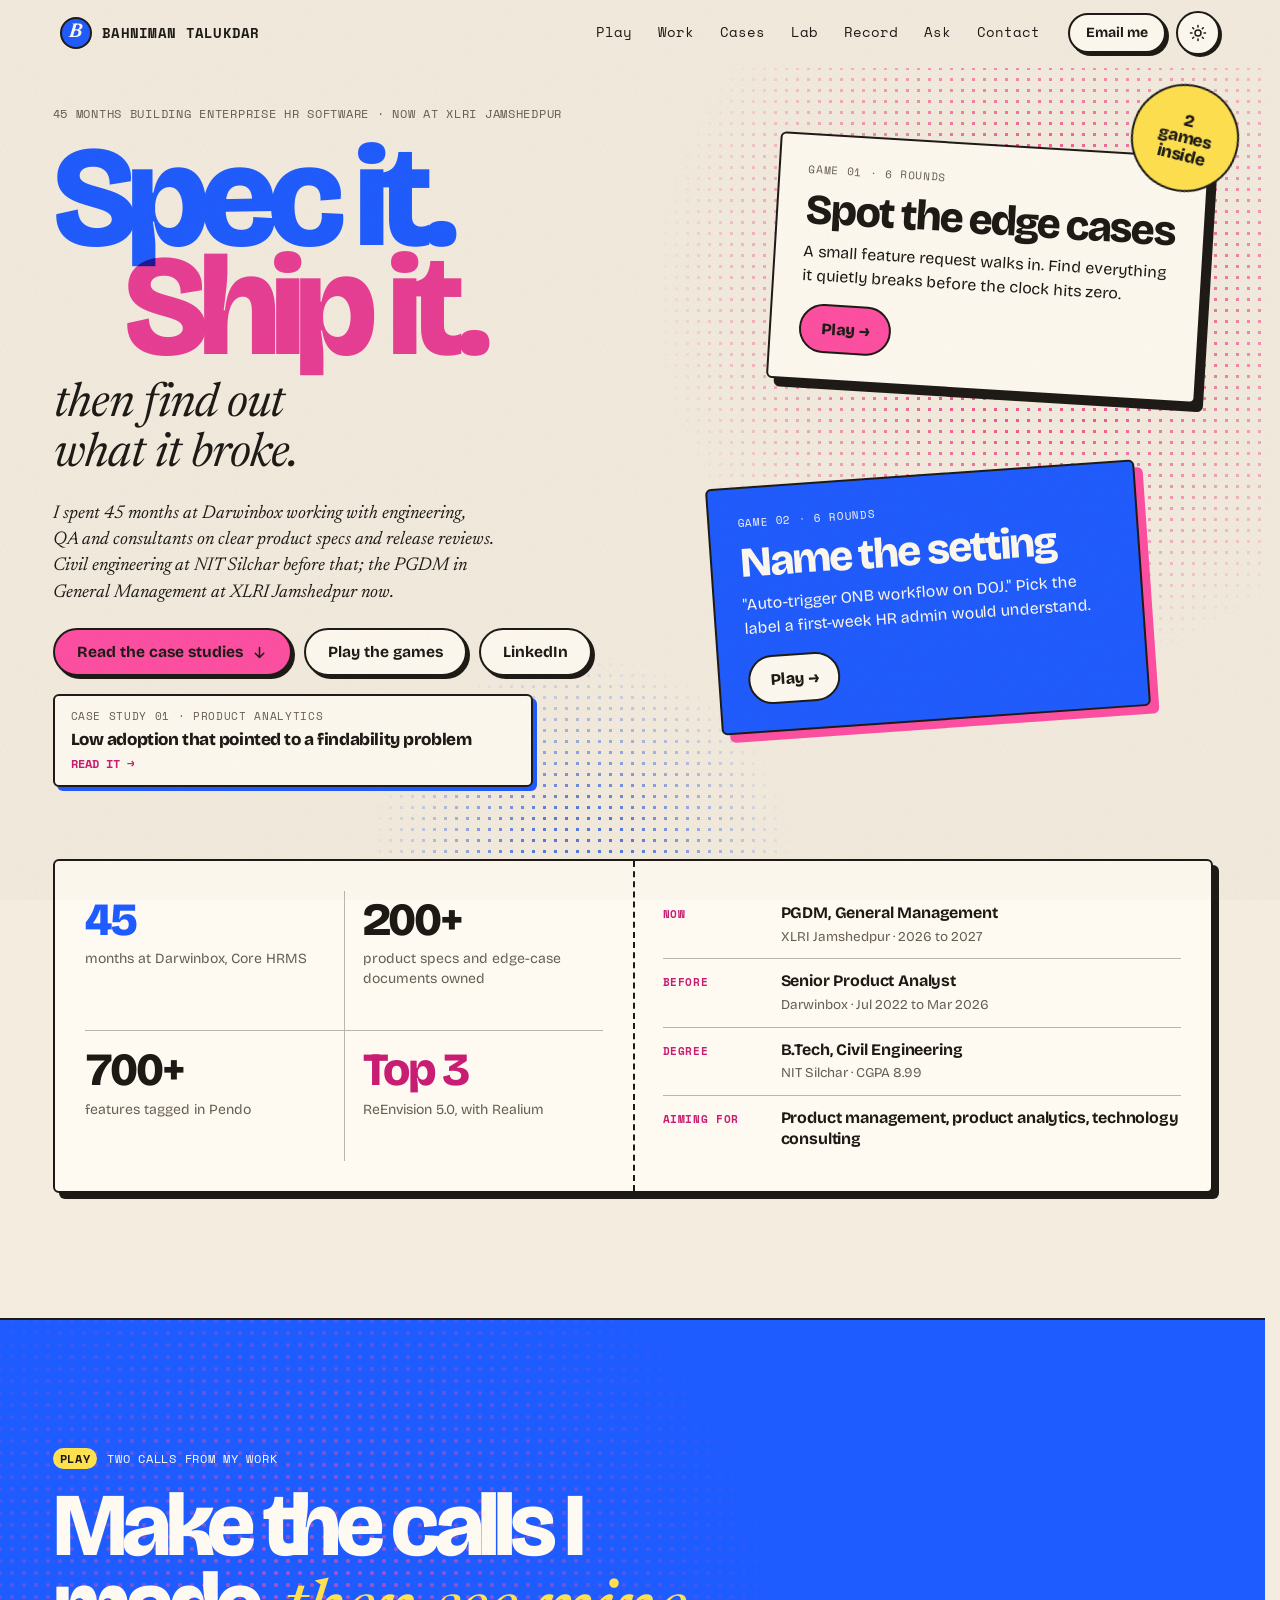
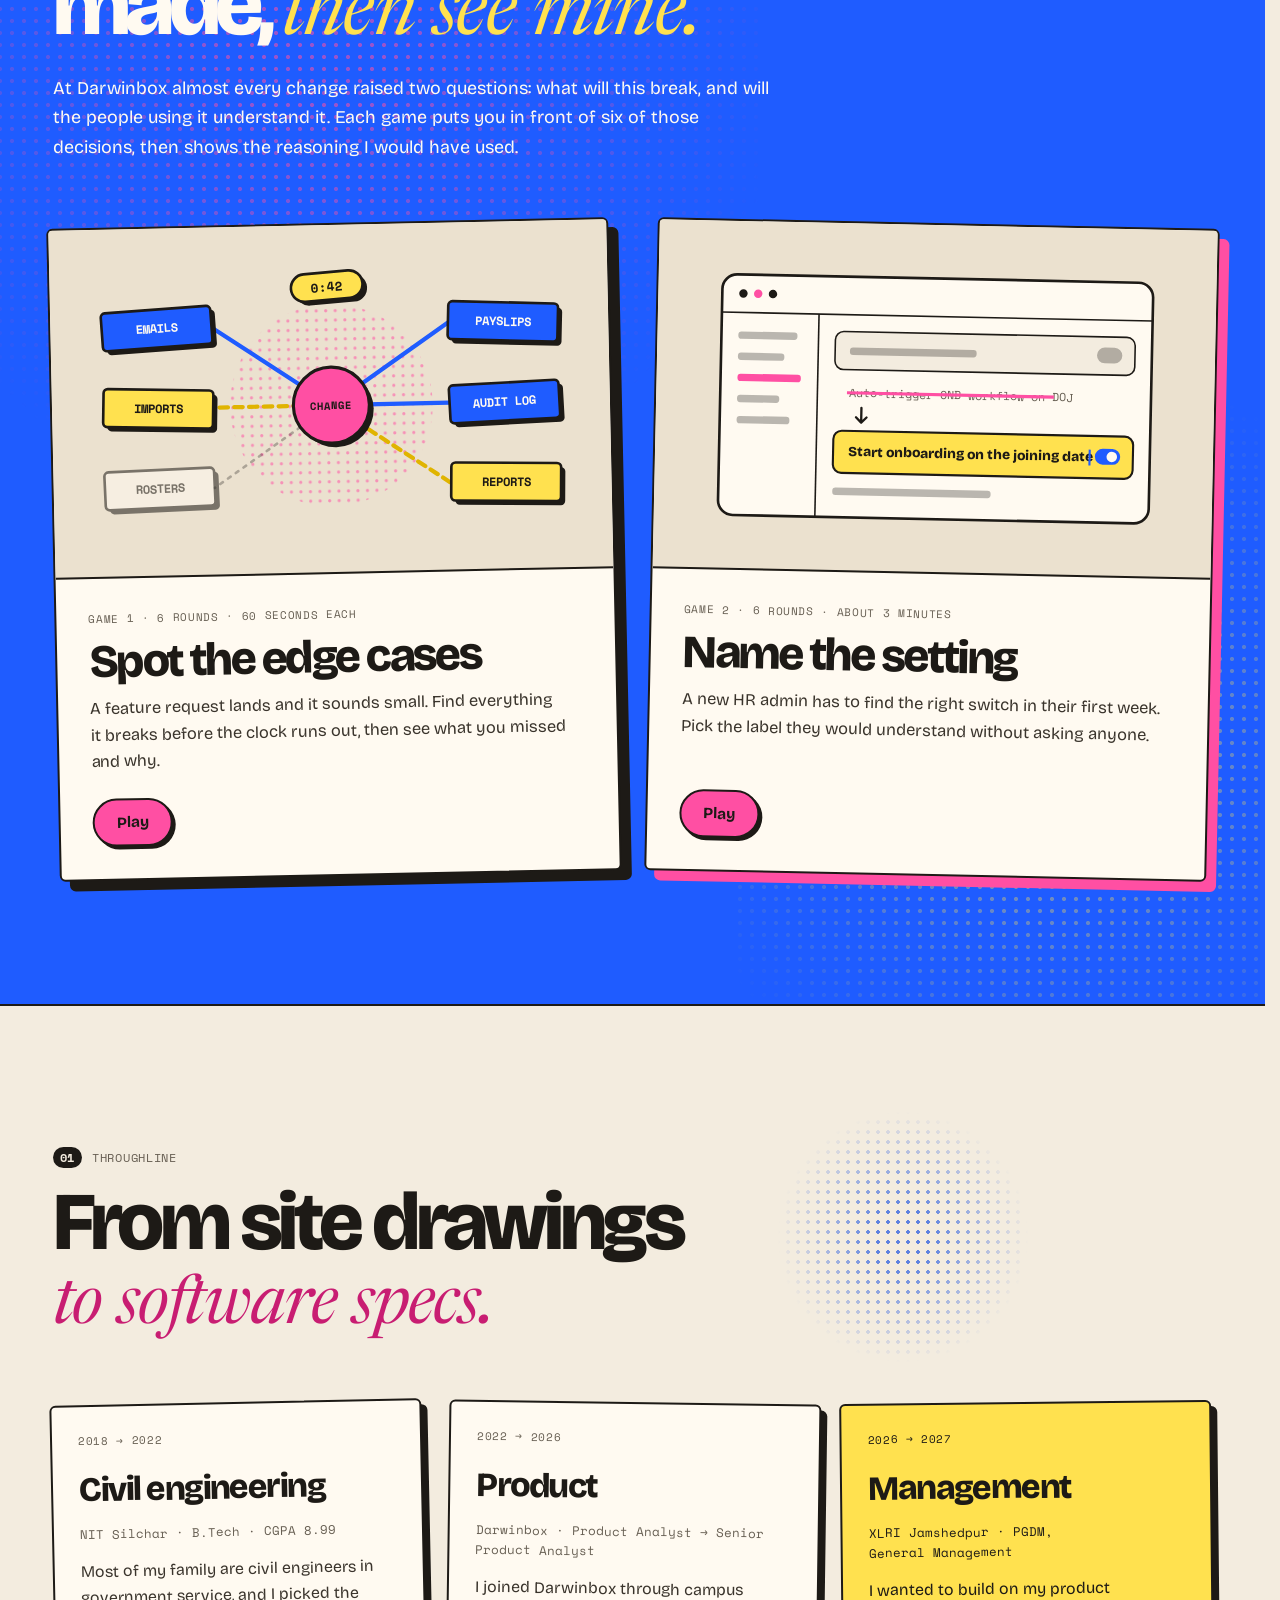
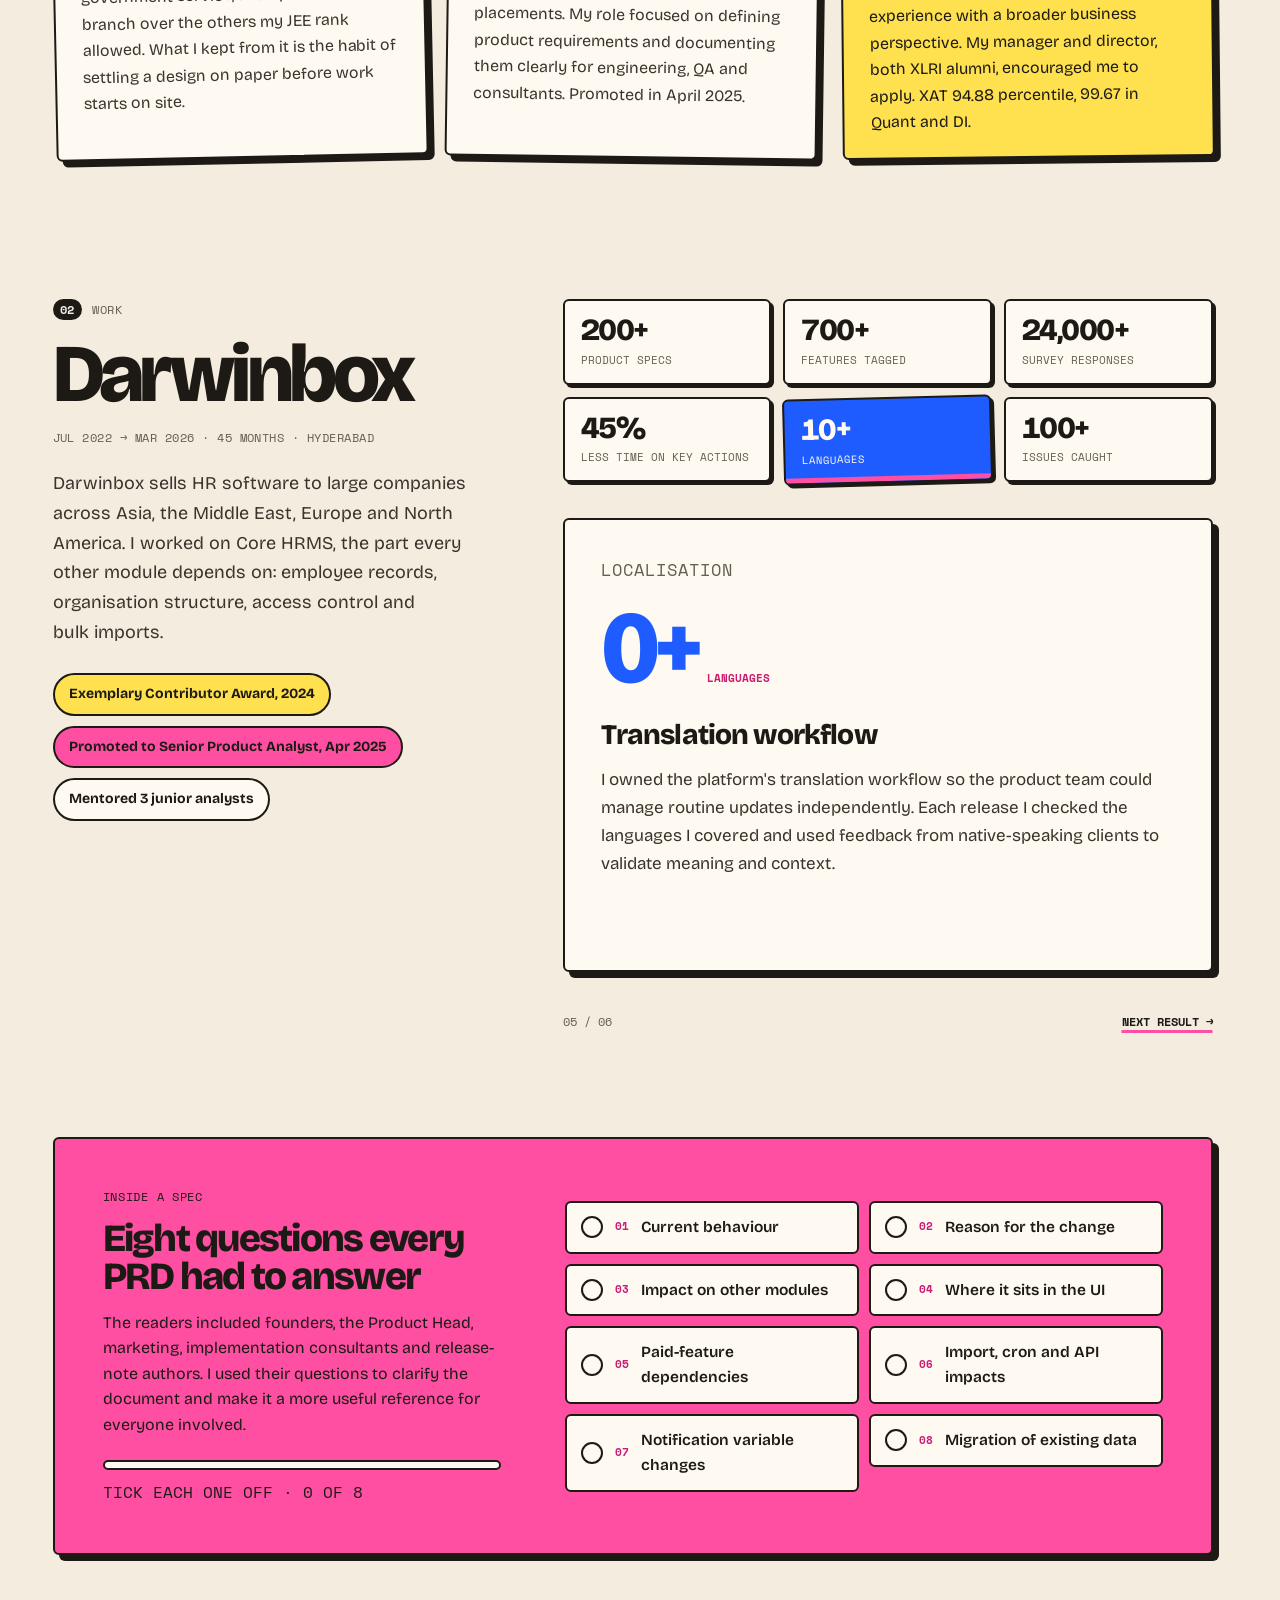
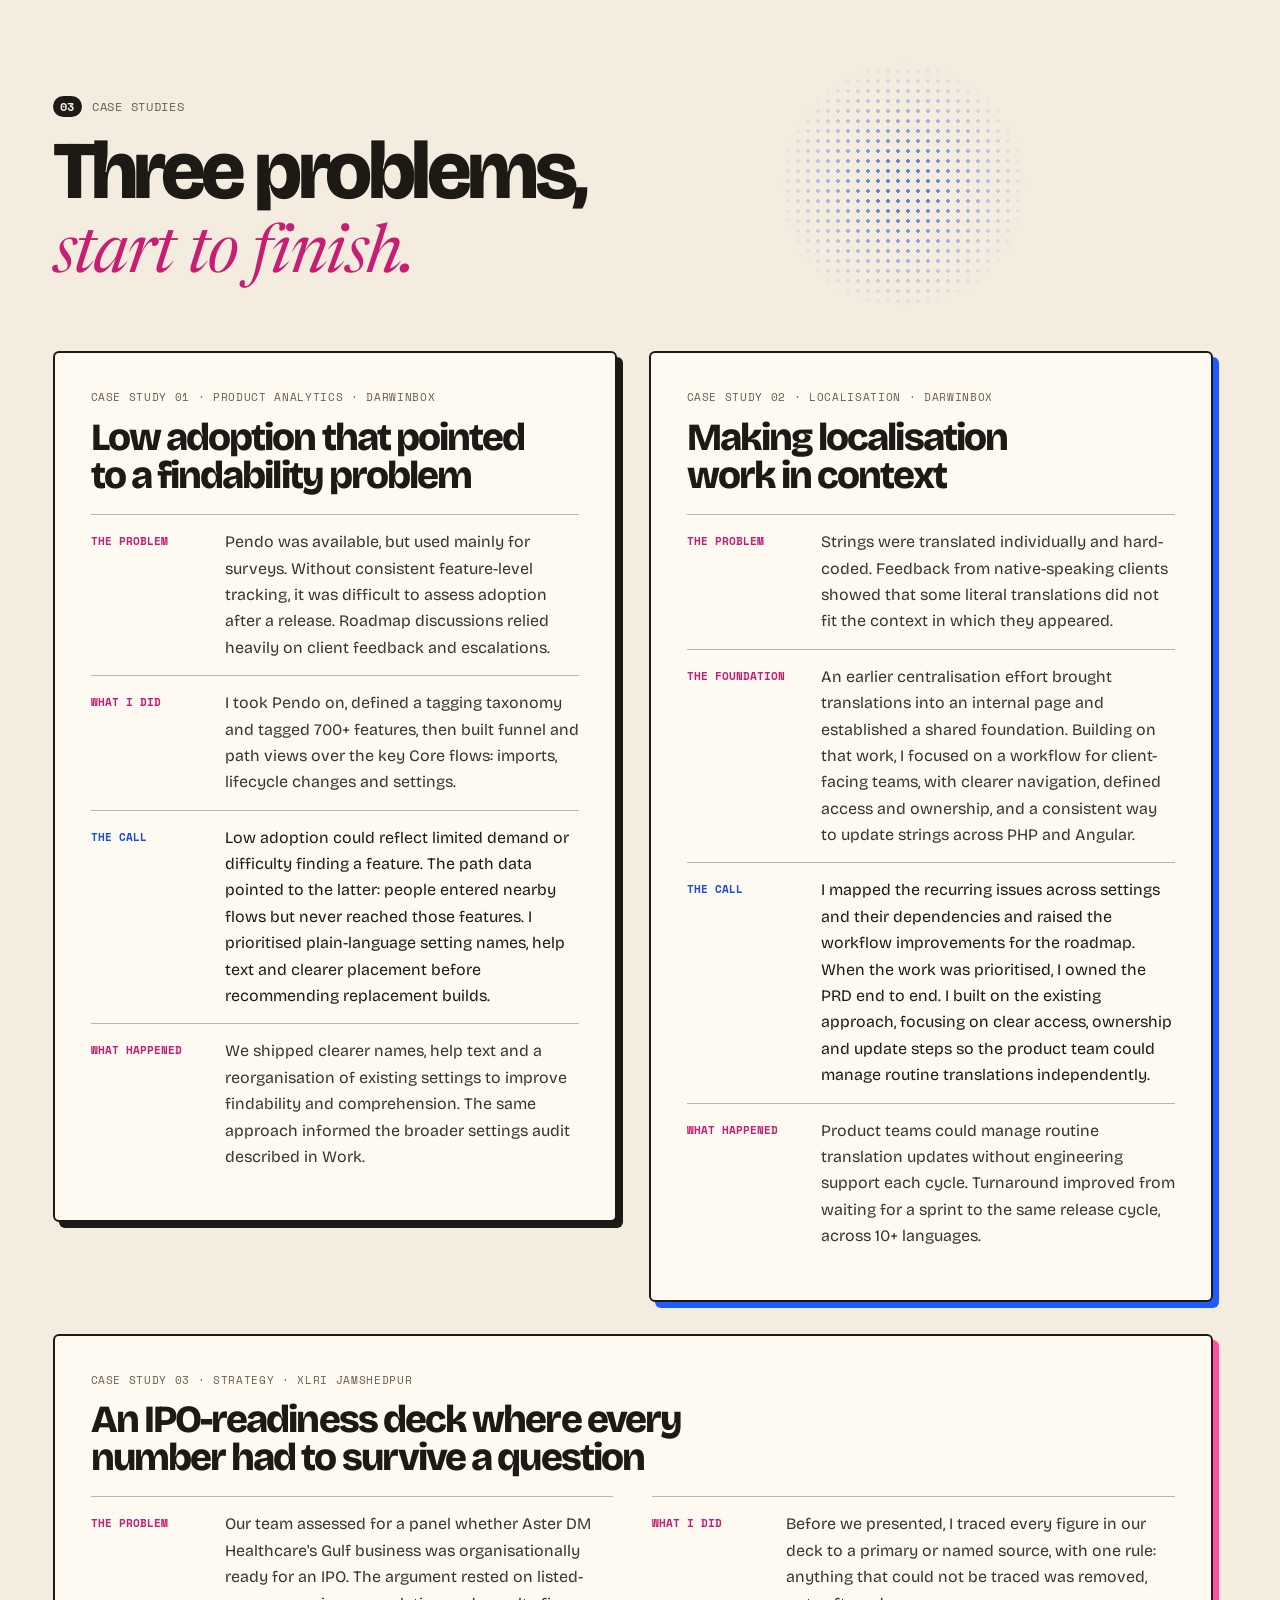
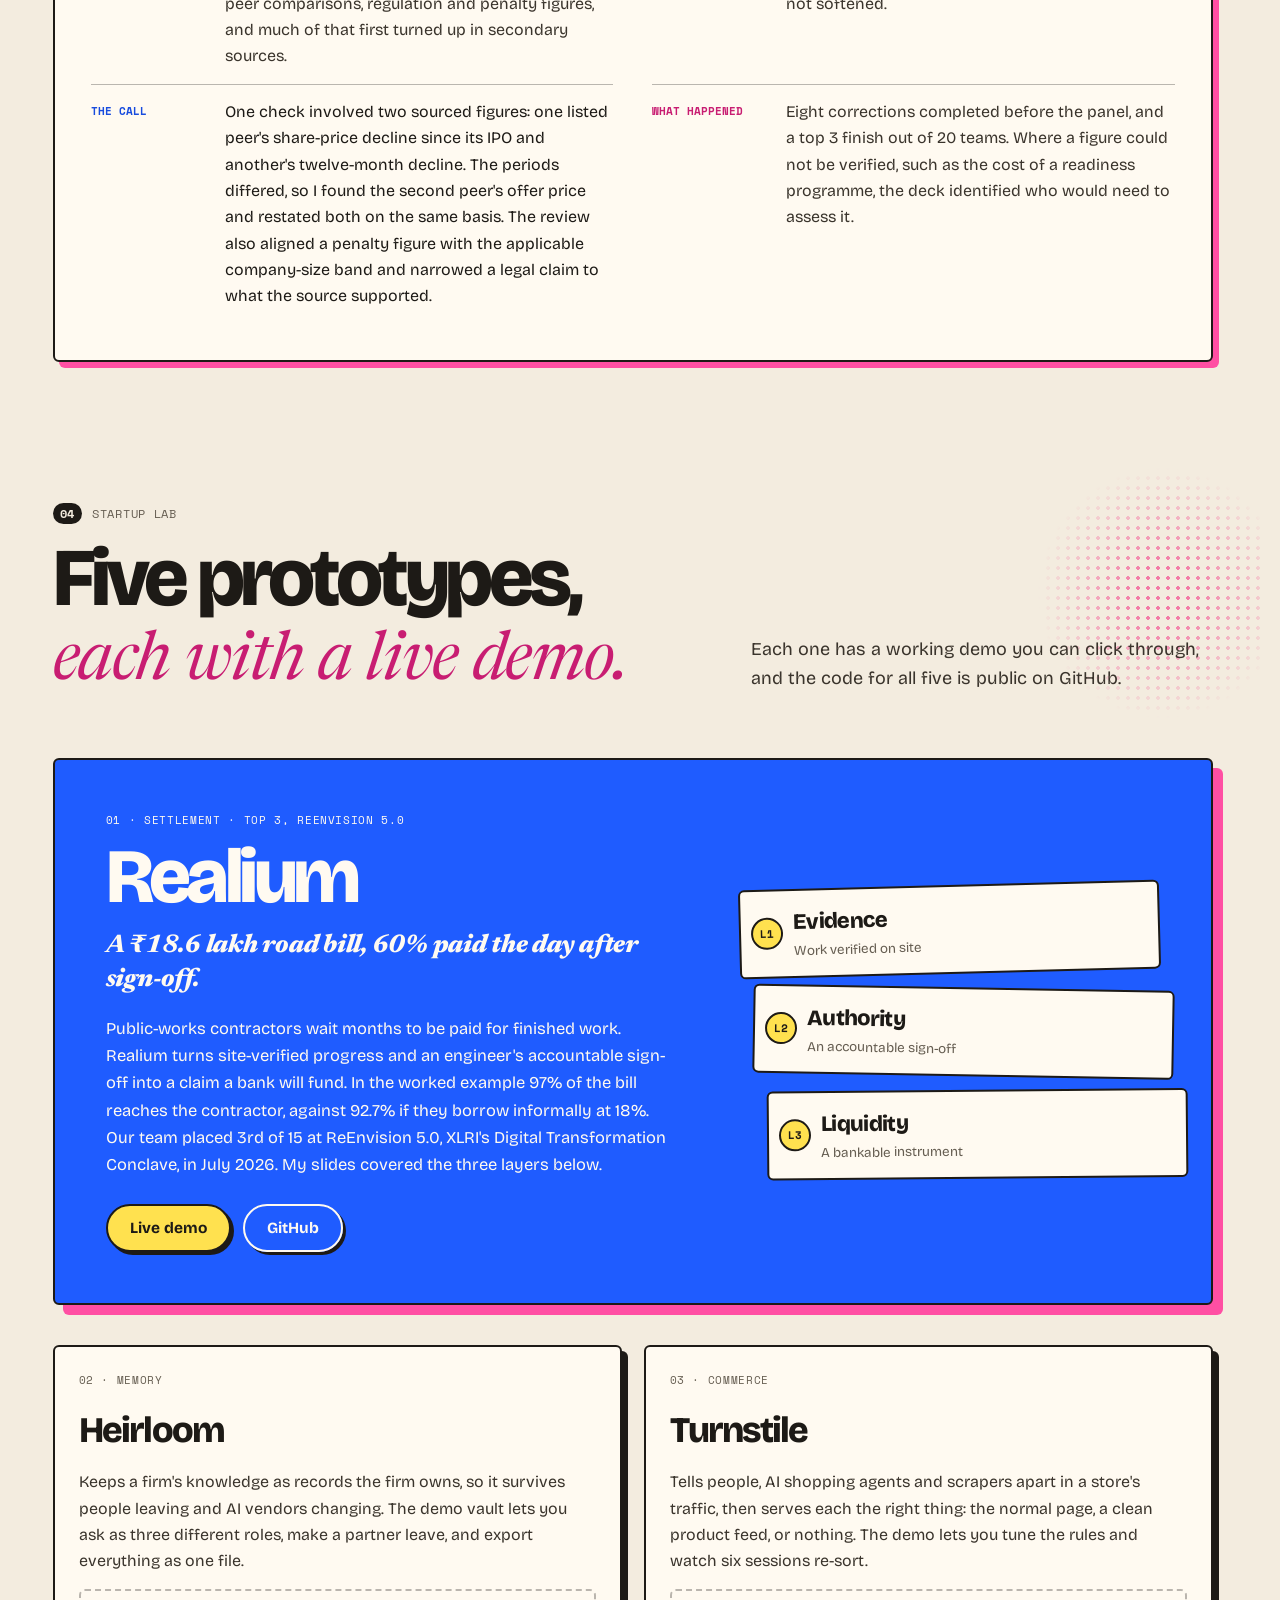
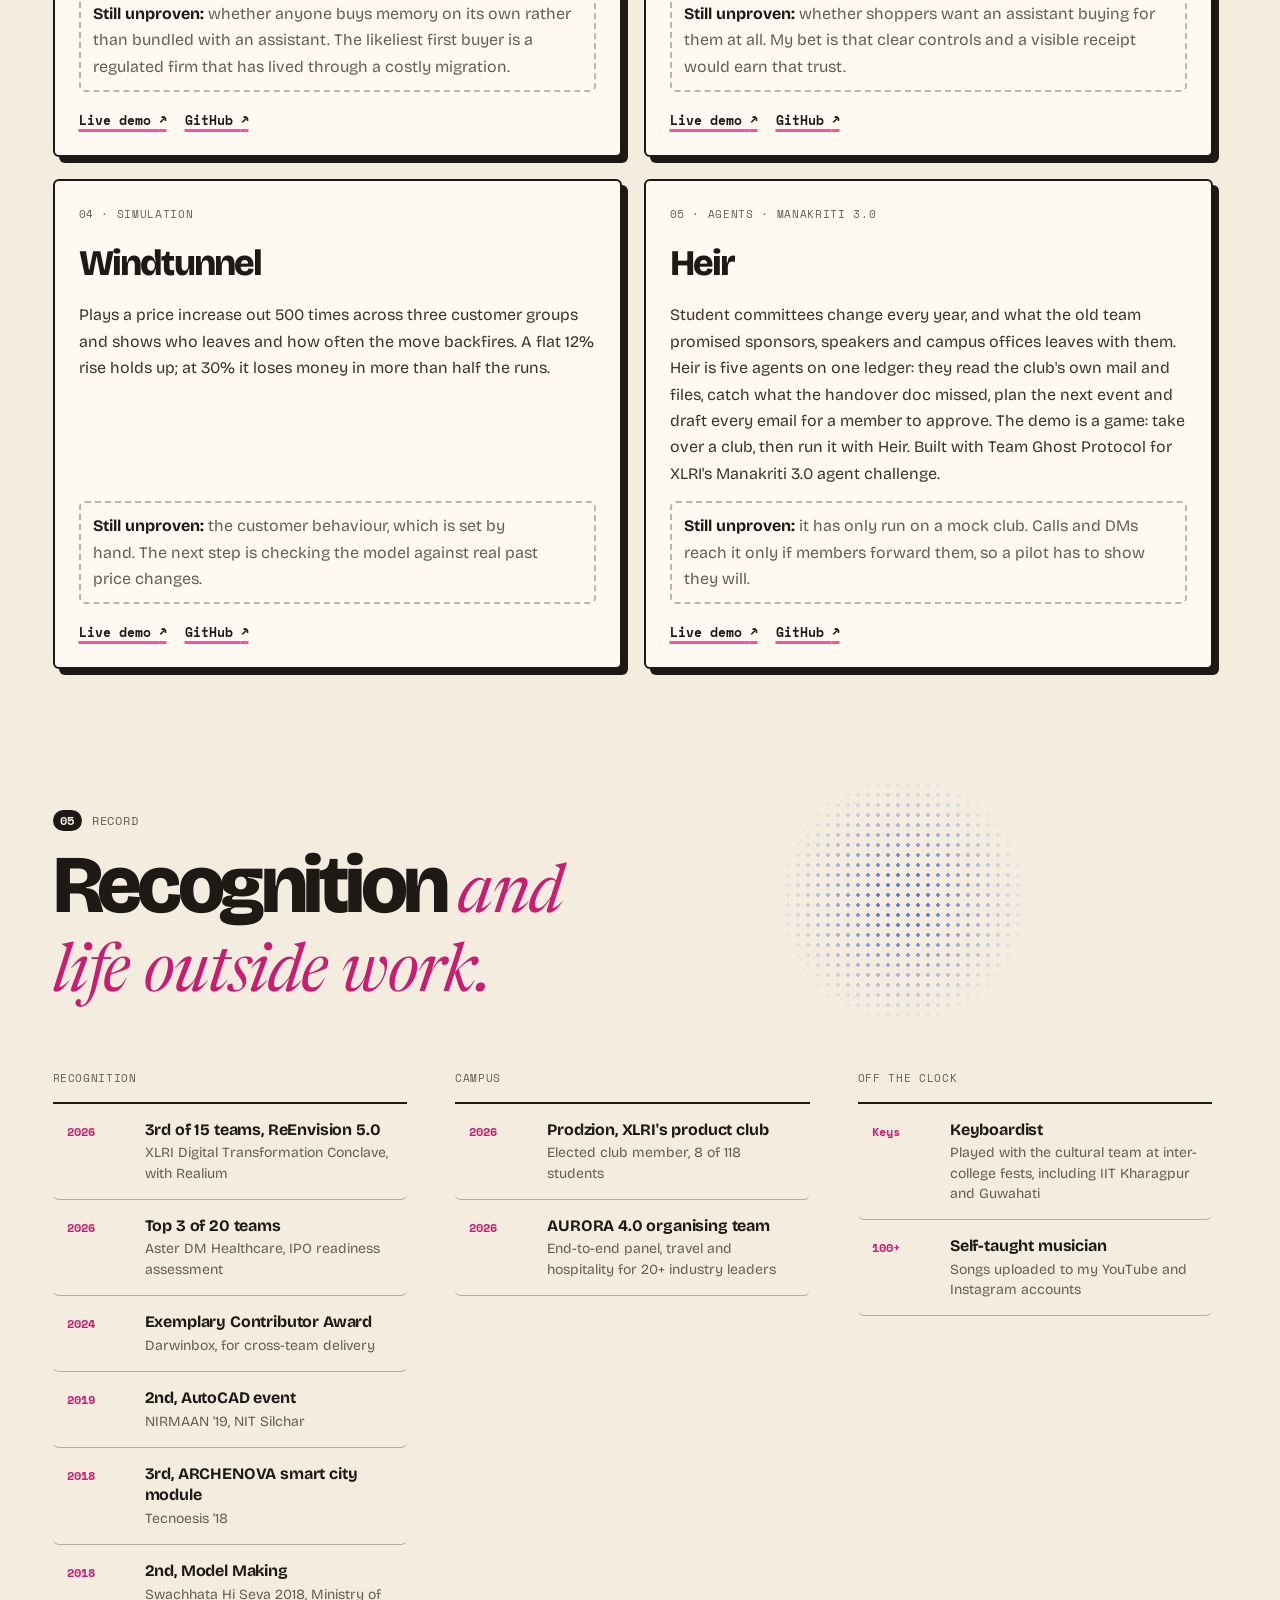
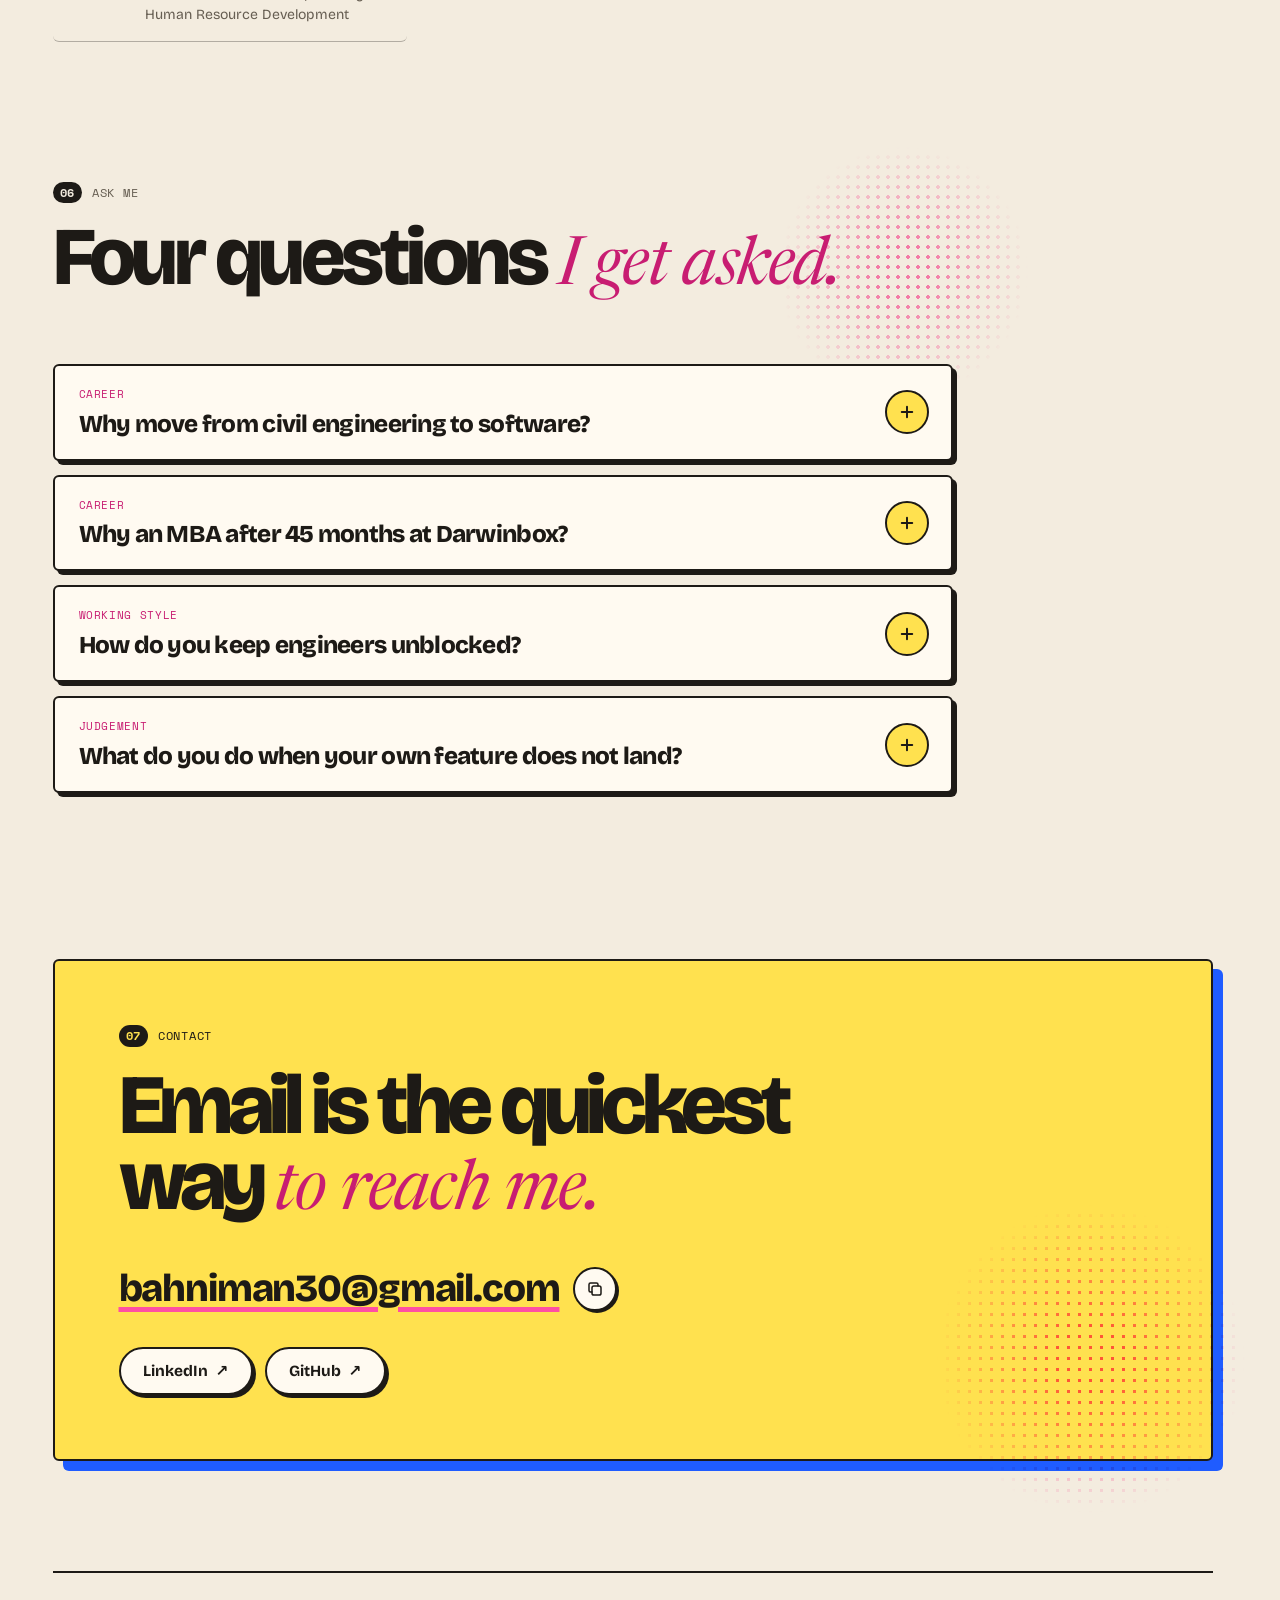
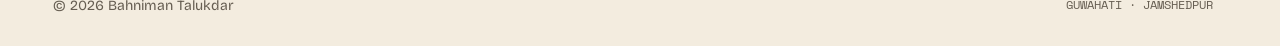
<file: index.html>
<!DOCTYPE html>
<html lang="en">
<head>
<meta charset="utf-8">
<meta name="viewport" content="width=device-width, initial-scale=1, viewport-fit=cover">
<title>Bahniman Talukdar · Product, analytics and strategy</title>
<meta name="description" content="Bahniman Talukdar. What I built in 45 months on Core HRMS at Darwinbox, the calls behind it, and what I have done since at XLRI Jamshedpur. Three case studies, two games built from real decisions, and the Startup Lab.">
<meta property="og:title" content="Bahniman Talukdar">
<meta property="og:description" content="What I built at Darwinbox, the calls behind it, and two games that let you make the same calls. Now at XLRI Jamshedpur.">
<meta property="og:type" content="website">
<meta property="og:url" content="https://bahniman.github.io/">
<meta property="og:image" content="https://bahniman.github.io/og.png">
<meta property="og:image:width" content="1200">
<meta property="og:image:height" content="630">
<meta property="og:image:alt" content="Bahniman Talukdar portfolio: Spec it. Ship it. Then find out what it broke.">
<meta name="twitter:card" content="summary_large_image">
<link rel="canonical" href="https://bahniman.github.io/">
<meta name="theme-color" content="#f3ecdf" media="(prefers-color-scheme: light)">
<meta name="theme-color" content="#191613" media="(prefers-color-scheme: dark)">
<link rel="icon" href="data:image/svg+xml,%3Csvg xmlns='http://www.w3.org/2000/svg' viewBox='0 0 64 64'%3E%3Ccircle cx='32' cy='32' r='32' fill='%231f5cff'/%3E%3Ctext x='32' y='41' text-anchor='middle' font-family='Georgia,serif' font-style='italic' font-size='28' fill='%23fffaf1'%3Eb%3C/text%3E%3C/svg%3E">
<link rel="preconnect" href="https://fonts.googleapis.com">
<link rel="preconnect" href="https://fonts.gstatic.com" crossorigin>
<link rel="stylesheet" href="https://fonts.googleapis.com/css2?family=Bricolage+Grotesque:opsz,wght@12..96,400..800&family=Newsreader:ital,opsz,wght@0,6..72,400;1,6..72,400&family=Space+Mono:wght@400;700&display=swap">
<link rel="stylesheet" href="site.css">
<script>
  (function () {
    var t = null;
    try { t = localStorage.getItem('theme'); } catch (e) {}
    if (t === 'light' || t === 'dark') document.documentElement.setAttribute('data-theme', t);
  })();
</script>
</head>
<body>
<div class="amb" aria-hidden="true"></div>
<a class="skip" href="#main">Skip to content</a>

<header class="top" id="top">
  <a class="logo" href="#hero" data-go aria-label="Bahniman Talukdar, back to top">
    <i aria-hidden="true">b</i><span translate="no">Bahniman Talukdar</span>
  </a>
  <nav class="nav" aria-label="Sections">
    <a href="#play" data-go>Play</a>
    <a href="#work" data-go>Work</a>
    <a href="#studies" data-go>Cases</a>
    <a href="#lab" data-go>Lab</a>
    <a href="#record" data-go>Record</a>
    <a href="#ask" data-go>Ask</a>
    <a href="#contact" data-go>Contact</a>
  </nav>
  <div class="top-end">
    <a class="pill hide-sm" href="mailto:bahniman30@gmail.com">Email me</a>
    <button class="cb menu-btn" id="menuBtn" type="button" aria-label="Open section menu" aria-expanded="false" aria-controls="mnav">
      <svg viewBox="0 0 24 24" aria-hidden="true"><path d="M4 7h16M4 12h16M4 17h16"/></svg>
    </button>
    <button class="cb" id="theme" type="button" aria-label="Switch colour theme">
      <svg class="sun" viewBox="0 0 24 24" aria-hidden="true"><circle cx="12" cy="12" r="4"/><path d="M12 2v2M12 20v2M4.9 4.9l1.4 1.4M17.7 17.7l1.4 1.4M2 12h2M20 12h2M4.9 19.1l1.4-1.4M17.7 6.3l1.4-1.4"/></svg>
      <svg class="moon" viewBox="0 0 24 24" aria-hidden="true"><path d="M20 14.5A8 8 0 0 1 9.5 4a8 8 0 1 0 10.5 10.5z"/></svg>
    </button>
  </div>
  <span id="prog" aria-hidden="true"></span>
  <nav class="mnav" id="mnav" aria-label="Sections" hidden>
    <a href="#play" data-go>Play</a><a href="#work" data-go>Work</a><a href="#studies" data-go>Case studies</a><a href="#lab" data-go>Lab</a><a href="#record" data-go>Record</a><a href="#ask" data-go>Ask</a><a href="#contact" data-go>Contact</a>
  </nav>
</header>

<main id="main">

<!-- ============ HERO ============ -->
<section class="hero wrap" id="hero">
  <div class="poster">
    <p class="kick h-in">45 months building enterprise HR software · now at XLRI Jamshedpur</p>
    <h1 class="big h-in"><span class="a">Spec it.</span> <span class="b">Ship it.</span> <span class="c">then find out what it broke.</span></h1>
    <p class="dek h-in">I spent 45 months at Darwinbox working with engineering, QA and consultants on clear product specs and release reviews. Civil engineering at NIT Silchar before that; the PGDM in General Management at XLRI Jamshedpur now.</p>
    <div class="cta h-in">
      <a class="btn pri" href="#studies" data-go>Read the case studies
        <svg viewBox="0 0 24 24" aria-hidden="true"><path d="M12 5v14M6 13l6 6 6-6"/></svg></a>
      <a class="btn" href="#play" data-go>Play the games</a>
      <a class="btn" href="https://www.linkedin.com/in/bahniman-talukdar-ab97a416a" target="_blank" rel="noopener">LinkedIn</a>
    </div>
    <a class="proof h-in" href="#studies" data-go><span class="kick sm">Case study 01 · Product analytics</span><b>Low adoption that pointed to a findability problem</b><span class="go">Read it &rarr;</span></a>
  </div>
  <div class="hero-cards">
    <span class="sticker h-in" aria-hidden="true">2<br>games<br>inside</span>
    <button type="button" class="hcard one h-in" data-play="edge"><span class="kick sm">Game 01 · 6 rounds</span><b>Spot the edge cases</b><span class="hp">A small feature request walks in. Find everything it quietly breaks before the clock hits zero.</span><span class="go">Play &rarr;</span></button>
    <button type="button" class="hcard two h-in" data-play="label"><span class="kick sm">Game 02 · 6 rounds</span><b>Name the setting</b><span class="hp">"Auto-trigger ONB workflow on DOJ." Pick the label a first-week HR admin would understand.</span><span class="go">Play &rarr;</span></button>
  </div>
  <aside class="glance h-in" aria-label="At a glance">
    <dl class="glance-facts">
      <div><dt><span data-count="45">45</span></dt><dd>months at Darwinbox, Core HRMS</dd></div>
      <div><dt><span data-count="200">200</span>+</dt><dd>product specs and edge-case documents owned</dd></div>
      <div><dt><span data-count="700">700</span>+</dt><dd>features tagged in Pendo</dd></div>
      <div><dt>Top 3</dt><dd>ReEnvision 5.0, with Realium</dd></div>
    </dl>
    <ul class="glance-rows">
      <li><span class="mono">Now</span><div><b>PGDM, General Management</b><small>XLRI Jamshedpur · 2026 to 2027</small></div></li>
      <li><span class="mono">Before</span><div><b>Senior Product Analyst</b><small>Darwinbox · Jul 2022 to Mar 2026</small></div></li>
      <li><span class="mono">Degree</span><div><b>B.Tech, Civil Engineering</b><small>NIT Silchar · CGPA 8.99</small></div></li>
      <li><span class="mono">Aiming for</span><div><b>Product management, product analytics, technology consulting</b></div></li>
    </ul>
  </aside>
</section>

<!-- ============ PLAY ============ -->
<section class="arcade" id="play" aria-labelledby="play-h">
  <div class="wrap">
    <header class="arc-head reveal">
      <p class="kick"><span class="n">Play</span>Two calls from my work</p>
      <h2 id="play-h">Make the calls I made, <em>then see mine.</em></h2>
      <p class="lede">At Darwinbox almost every change raised two questions: what will this break, and will the people using it understand it. Each game puts you in front of six of those decisions, then shows the reasoning I would have used.</p>
    </header>

    <div class="arc-pick" id="arcPick">
      <article class="cab reveal">
        <button type="button" class="cab-art" data-play="edge" aria-label="Play Spot the edge cases"><svg viewBox="0 0 480 280" class="art" aria-hidden="true"><defs><pattern id="htE" width="9" height="9" patternUnits="userSpaceOnUse"><circle class="htd" cx="2.5" cy="2.5" r="1.5"/></pattern></defs><circle cx="240" cy="146" r="96" fill="url(#htE)" class="ht"/><line class="cn c" x1="240" y1="146" x2="128" y2="70.0"/><line class="cn m" x1="240" y1="146" x2="128" y2="146.0"/><line class="cn x" x1="240" y1="146" x2="128" y2="222.0"/><line class="cn c" x1="240" y1="146" x2="352" y2="70.0"/><line class="cn c" x1="240" y1="146" x2="352" y2="146.0"/><line class="cn m" x1="240" y1="146" x2="352" y2="222.0"/><g class="tl c" transform="rotate(-3 76.0 70.0)"><rect class="tls" x="28" y="56" width="104" height="36" rx="4"/><rect class="tlb" x="24" y="52" width="104" height="36" rx="4"/><text class="tlt" x="76.0" y="74.0">EMAILS</text></g><g class="tl m" transform="rotate(2 76.0 146.0)"><rect class="tls" x="28" y="132" width="104" height="36" rx="4"/><rect class="tlb" x="24" y="128" width="104" height="36" rx="4"/><text class="tlt" x="76.0" y="150.0">IMPORTS</text></g><g class="tl x" transform="rotate(-1.5 76.0 222.0)"><rect class="tls" x="28" y="208" width="104" height="36" rx="4"/><rect class="tlb" x="24" y="204" width="104" height="36" rx="4"/><text class="tlt" x="76.0" y="226.0">ROSTERS</text></g><g class="tl c" transform="rotate(2.5 404.0 70.0)"><rect class="tls" x="356" y="56" width="104" height="36" rx="4"/><rect class="tlb" x="352" y="52" width="104" height="36" rx="4"/><text class="tlt" x="404.0" y="74.0">PAYSLIPS</text></g><g class="tl c" transform="rotate(-2 404.0 146.0)"><rect class="tls" x="356" y="132" width="104" height="36" rx="4"/><rect class="tlb" x="352" y="128" width="104" height="36" rx="4"/><text class="tlt" x="404.0" y="150.0">AUDIT LOG</text></g><g class="tl m" transform="rotate(1.5 404.0 222.0)"><rect class="tls" x="356" y="208" width="104" height="36" rx="4"/><rect class="tlb" x="352" y="204" width="104" height="36" rx="4"/><text class="tlt" x="404.0" y="226.0">REPORTS</text></g><g class="ch"><circle class="chs" cx="244" cy="150" r="36"/><circle class="chb" cx="240" cy="146" r="36"/><text class="cht" x="240" y="150">CHANGE</text></g><g class="tm" transform="rotate(-4 240 34)"><rect class="tms" x="208" y="24" width="68" height="26" rx="13"/><rect class="tmb" x="204" y="20" width="68" height="26" rx="13"/><text class="tmt" x="238" y="38">0:42</text></g></svg></button>
        <div class="cab-body">
          <p class="kick sm">Game 1 · 6 rounds · 60 seconds each</p>
          <h3>Spot the edge cases</h3>
          <p>A feature request lands and it sounds small. Find everything it breaks before the clock runs out, then see what you missed and why.</p>
          <div class="cab-foot"><button type="button" class="btn pri" data-play="edge">Play</button><span class="best-score" id="bestEdge"></span></div>
        </div>
      </article>
      <article class="cab reveal">
        <button type="button" class="cab-art" data-play="label" aria-label="Play Name the setting"><svg viewBox="0 0 480 280" class="art" aria-hidden="true">
  <rect class="w" x="36" y="26" width="408" height="228" rx="14"/>
  <circle class="wd" cx="56" cy="44" r="4"/><circle class="wd" cx="70" cy="44" r="4"/><circle class="wd" cx="84" cy="44" r="4"/>
  <line class="wl" x1="36" y1="62" x2="444" y2="62"/><line class="wl" x1="128" y1="62" x2="128" y2="254"/>
  <rect class="sb" x="52" y="80" width="56" height="7" rx="3"/><rect class="sb" x="52" y="100" width="44" height="7" rx="3"/><rect class="sb on" x="52" y="120" width="60" height="7" rx="3"/><rect class="sb" x="52" y="140" width="40" height="7" rx="3"/><rect class="sb" x="52" y="160" width="50" height="7" rx="3"/>
  <rect class="row" x="144" y="78" width="284" height="36" rx="8"/><rect class="sb" x="158" y="93" width="120" height="7" rx="3"/><rect class="tg" x="392" y="88" width="24" height="15" rx="7.5"/>
  <text class="old" x="158" y="140">Auto-trigger ONB workflow on DOJ</text><line class="strike" x1="156" y1="136" x2="352" y2="136"/>
  <path class="arrow" d="M170 150 v14 m-5 -5 l5 5 l5 -5"/>
  <rect class="row new" x="144" y="172" width="284" height="40" rx="8"/><text class="nw" x="158" y="196">Start onboarding on the joining date</text><rect class="caret" x="386" y="185" width="2" height="15"/>
  <rect class="tg on" x="392" y="184" width="24" height="15" rx="7.5"/><circle class="knob" cx="408" cy="191.5" r="5"/>
  <rect class="sb" x="144" y="226" width="150" height="7" rx="3"/>
</svg></button>
        <div class="cab-body">
          <p class="kick sm">Game 2 · 6 rounds · about 3 minutes</p>
          <h3>Name the setting</h3>
          <p>A new HR admin has to find the right switch in their first week. Pick the label they would understand without asking anyone.</p>
          <div class="cab-foot"><button type="button" class="btn pri" data-play="label">Play</button><span class="best-score" id="bestLabel"></span></div>
        </div>
      </article>
    </div>

    <div class="stage" id="stage" hidden>
      <div class="stage-bar">
        <button type="button" class="back" id="stageBack"><svg viewBox="0 0 24 24" aria-hidden="true"><path d="M15 6l-6 6 6 6"/></svg>All games</button>
        <p class="stage-title" id="stageTitle"></p>
        <ol class="dots" id="dots" aria-hidden="true"></ol>
        <span class="g-timer" id="gTimer" hidden><i></i><span>60s</span></span>
      </div>
      <div class="stage-body" id="stageBody"></div>
    </div>
  </div>
</section>

<!-- ============ THROUGHLINE ============ -->
<section class="sec wrap" id="path" aria-labelledby="path-h">
  <header class="sec-head reveal">
    <p class="kick"><span class="n">01</span>Throughline</p>
    <h2 id="path-h">From site drawings <em>to software specs.</em></h2>
  </header>
  <ol class="path">
    <li class="reveal">
      <p class="kick sm">2018 → 2022</p>
      <h3>Civil engineering</h3>
      <p class="org">NIT Silchar · B.Tech · CGPA 8.99</p>
      <p>Most of my family are civil engineers in government service, and I picked the branch over the others my JEE rank allowed. What I kept from it is the habit of settling a design on paper before work starts on site.</p>
    </li>
    <li class="reveal">
      <p class="kick sm">2022 → 2026</p>
      <h3>Product</h3>
      <p class="org">Darwinbox · Product Analyst → Senior Product Analyst</p>
      <p>I joined Darwinbox through campus placements. My role focused on defining product requirements and documenting them clearly for engineering, QA and consultants. Promoted in April 2025.</p>
    </li>
    <li class="reveal">
      <p class="kick sm">2026 → 2027</p>
      <h3>Management</h3>
      <p class="org">XLRI Jamshedpur · PGDM, General Management</p>
      <p>I wanted to build on my product experience with a broader business perspective. My manager and director, both XLRI alumni, encouraged me to apply. XAT 94.88 percentile, 99.67 in Quant and DI.</p>
    </li>
  </ol>
</section>

<!-- ============ WORK ============ -->
<section class="sec wrap" id="work" aria-labelledby="work-h">
  <div class="work">
    <header class="work-side">
      <div class="sticky reveal">
        <p class="kick"><span class="n">02</span>Work</p>
        <h2 id="work-h">Darwinbox</h2>
        <p class="meta mono">JUL 2022 → MAR 2026 · 45 MONTHS · HYDERABAD</p>
        <p class="lede">Darwinbox sells HR software to large companies across Asia, the Middle East, Europe and North America. I worked on Core HRMS, the part every other module depends on: employee records, organisation structure, access control and bulk imports.</p>
        <ul class="badges">
          <li>Exemplary Contributor Award, 2024</li>
          <li>Promoted to Senior Product Analyst, Apr 2025</li>
          <li>Mentored 3 junior analysts</li>
        </ul>
      </div>
    </header>

    <div class="work-list" id="cases">
      <article class="item">
        <p class="kick sm">Specs</p>
        <div class="fig"><b><span data-count="200">200</span>+</b><span>Product specs</span></div>
        <h3>Engineering-ready specs</h3>
        <p>The count is from Confluence: feature PRDs, change specs and edge-case documents I owned across Core, Travel and shared components. These included edge cases and acceptance criteria up front, giving engineering a shared implementation reference and QA explicit test conditions. I also worked on the Core HRMS roadmap with a Senior PM.</p>
      </article>
      <article class="item">
        <p class="kick sm">Analytics</p>
        <div class="fig"><b><span data-count="700">700</span>+</b><span>features tagged</span></div>
        <h3>Usage tracking in Pendo</h3>
        <p>I defined a consistent, searchable tagging taxonomy and maintained it as the UI changed, keeping adoption records comparable. This supported three continuous years of records and gave roadmap discussions a usage-data reference alongside client feedback and escalations.</p>
      </article>
      <article class="item">
        <p class="kick sm">Research</p>
        <div class="fig"><b><span data-count="24000">24,000</span>+</b><span>survey responses</span></div>
        <h3>From survey to backlog</h3>
        <p>I set up in-app feedback for the new Profile page within days of its release. 24,000+ responses came back, and I sorted them with Engineering and QA into a ranked backlog for the same quarter. The page scored 4.3 out of 5.</p>
      </article>
      <article class="item">
        <p class="kick sm">Analytics</p>
        <div class="fig"><b><span data-count="45">45</span>%</b><span>less time on key actions</span></div>
        <h3>Measuring the Dashboard revamp</h3>
        <p>I owned the measurement behind the Dashboard revamp, not its design. I instrumented the old dashboard, defined the key actions people came to do, timed them, and ran the same measurement on the redesign. Across 322,000+ users, time on those actions fell 45% while completions held or rose, so people were finishing faster, not giving up. The analysis became the business case for further platform investment.</p>
      </article>
      <article class="item">
        <p class="kick sm">Localisation</p>
        <div class="fig"><b><span data-count="10">10</span>+</b><span>languages</span></div>
        <h3>Translation workflow</h3>
        <p>I owned the platform's translation workflow so the product team could manage routine updates independently. Each release I checked the languages I covered and used feedback from native-speaking clients to validate meaning and context.</p>
      </article>
      <article class="item">
        <p class="kick sm">Quality</p>
        <div class="fig"><b><span data-count="100">100</span>+</b><span>issues caught</span></div>
        <h3>Pre-release reviews</h3>
        <p>I logged 100+ issues during pre-release reviews, helping resolve them before they reached clients. I also audited the settings screens and, with UX and engineering, regrouped 50+ settings to make their names and placement more consistent.</p>
      </article>
    </div>
  </div>

  <!-- spec anatomy -->
  <div class="spec reveal" aria-labelledby="spec-h">
    <div class="spec-head">
      <p class="kick">Inside a spec</p>
      <h3 id="spec-h">Eight questions every PRD had to answer</h3>
      <p>The readers included founders, the Product Head, marketing, implementation consultants and release-note authors. I used their questions to clarify the document and make it a more useful reference for everyone involved.</p>
      <div class="spec-meter"><span class="spec-bar" aria-hidden="true"><i id="specBar"></i></span><p class="spec-status mono" id="specStatus" aria-live="polite">Tick each one off · 0 of 8</p></div>
    </div>
    <ol class="spec-list">
      <li><button type="button" aria-pressed="false"><i class="ck" aria-hidden="true"><svg viewBox="0 0 24 24"><path d="M5 12.5l4.5 4.5L19 7.5"/></svg></i><span>01</span>Current behaviour</button></li>
      <li><button type="button" aria-pressed="false"><i class="ck" aria-hidden="true"><svg viewBox="0 0 24 24"><path d="M5 12.5l4.5 4.5L19 7.5"/></svg></i><span>02</span>Reason for the change</button></li>
      <li><button type="button" aria-pressed="false"><i class="ck" aria-hidden="true"><svg viewBox="0 0 24 24"><path d="M5 12.5l4.5 4.5L19 7.5"/></svg></i><span>03</span>Impact on other modules</button></li>
      <li><button type="button" aria-pressed="false"><i class="ck" aria-hidden="true"><svg viewBox="0 0 24 24"><path d="M5 12.5l4.5 4.5L19 7.5"/></svg></i><span>04</span>Where it sits in the UI</button></li>
      <li><button type="button" aria-pressed="false"><i class="ck" aria-hidden="true"><svg viewBox="0 0 24 24"><path d="M5 12.5l4.5 4.5L19 7.5"/></svg></i><span>05</span>Paid-feature dependencies</button></li>
      <li><button type="button" aria-pressed="false"><i class="ck" aria-hidden="true"><svg viewBox="0 0 24 24"><path d="M5 12.5l4.5 4.5L19 7.5"/></svg></i><span>06</span>Import, cron and API impacts</button></li>
      <li><button type="button" aria-pressed="false"><i class="ck" aria-hidden="true"><svg viewBox="0 0 24 24"><path d="M5 12.5l4.5 4.5L19 7.5"/></svg></i><span>07</span>Notification variable changes</button></li>
      <li><button type="button" aria-pressed="false"><i class="ck" aria-hidden="true"><svg viewBox="0 0 24 24"><path d="M5 12.5l4.5 4.5L19 7.5"/></svg></i><span>08</span>Migration of existing data</button></li>
    </ol>
  </div>
</section>

<!-- ============ CASE STUDIES ============ -->
<section class="sec wrap" id="studies" aria-labelledby="studies-h">
  <header class="sec-head reveal">
    <p class="kick"><span class="n">03</span>Case studies</p>
    <h2 id="studies-h">Three problems, <em>start to finish.</em></h2>
  </header>
  <div class="studies">
    <article class="study reveal">
      <p class="kick sm">Case study 01 · Product analytics · Darwinbox</p>
      <h3>Low adoption that pointed to a findability problem</h3>
      <dl class="steps">
        <div><dt>The problem</dt><dd>Pendo was available, but used mainly for surveys. Without consistent feature-level tracking, it was difficult to assess adoption after a release. Roadmap discussions relied heavily on client feedback and escalations.</dd></div>
        <div><dt>What I did</dt><dd>I took Pendo on, defined a tagging taxonomy and tagged 700+ features, then built funnel and path views over the key Core flows: imports, lifecycle changes and settings.</dd></div>
        <div><dt>The call</dt><dd>Low adoption could reflect limited demand or difficulty finding a feature. The path data pointed to the latter: people entered nearby flows but never reached those features. I prioritised plain-language setting names, help text and clearer placement before recommending replacement builds.</dd></div>
        <div><dt>What happened</dt><dd>We shipped clearer names, help text and a reorganisation of existing settings to improve findability and comprehension. The same approach informed the broader settings audit described in Work.</dd></div>
      </dl>
    </article>
    <article class="study two reveal">
      <p class="kick sm">Case study 02 · Localisation · Darwinbox</p>
      <h3>Making localisation work in context</h3>
      <dl class="steps">
        <div><dt>The problem</dt><dd>Strings were translated individually and hard-coded. Feedback from native-speaking clients showed that some literal translations did not fit the context in which they appeared.</dd></div>
        <div><dt>The foundation</dt><dd>An earlier centralisation effort brought translations into an internal page and established a shared foundation. Building on that work, I focused on a workflow for client-facing teams, with clearer navigation, defined access and ownership, and a consistent way to update strings across PHP and Angular.</dd></div>
        <div><dt>The call</dt><dd>I mapped the recurring issues across settings and their dependencies and raised the workflow improvements for the roadmap. When the work was prioritised, I owned the PRD end to end. I built on the existing approach, focusing on clear access, ownership and update steps so the product team could manage routine translations independently.</dd></div>
        <div><dt>What happened</dt><dd>Product teams could manage routine translation updates without engineering support each cycle. Turnaround improved from waiting for a sprint to the same release cycle, across 10+ languages.</dd></div>
      </dl>
    </article>
    <article class="study three reveal">
      <p class="kick sm">Case study 03 · Strategy · XLRI Jamshedpur</p>
      <h3>An IPO-readiness deck where every number had to survive a question</h3>
      <dl class="steps">
        <div><dt>The problem</dt><dd>Our team assessed for a panel whether Aster DM Healthcare's Gulf business was organisationally ready for an IPO. The argument rested on listed-peer comparisons, regulation and penalty figures, and much of that first turned up in secondary sources.</dd></div>
        <div><dt>What I did</dt><dd>Before we presented, I traced every figure in our deck to a primary or named source, with one rule: anything that could not be traced was removed, not softened.</dd></div>
        <div><dt>The call</dt><dd>One check involved two sourced figures: one listed peer's share-price decline since its IPO and another's twelve-month decline. The periods differed, so I found the second peer's offer price and restated both on the same basis. The review also aligned a penalty figure with the applicable company-size band and narrowed a legal claim to what the source supported.</dd></div>
        <div><dt>What happened</dt><dd>Eight corrections completed before the panel, and a top 3 finish out of 20 teams. Where a figure could not be verified, such as the cost of a readiness programme, the deck identified who would need to assess it.</dd></div>
      </dl>
    </article>
  </div>
</section>

<!-- ============ LAB ============ -->
<section class="sec wrap" id="lab" aria-labelledby="lab-h">
  <header class="sec-head split reveal">
    <div>
      <p class="kick"><span class="n">04</span>Startup Lab</p>
      <h2 id="lab-h">Five prototypes, <em>each with a live demo.</em></h2>
    </div>
    <p class="lede">Each one has a working demo you can click through, and the code for all five is public on GitHub.</p>
  </header>

  <article class="feature reveal">
    <div class="feature-copy">
      <p class="kick sm tan">01 · Settlement · Top 3, ReEnvision 5.0</p>
      <h3>Realium</h3>
      <p class="big">A ₹18.6 lakh road bill, 60% paid the day after sign-off.</p>
      <p>Public-works contractors wait months to be paid for finished work. Realium turns site-verified progress and an engineer's accountable sign-off into a claim a bank will fund. In the worked example 97% of the bill reaches the contractor, against 92.7% if they borrow informally at 18%. Our team placed 3rd of 15 at ReEnvision 5.0, XLRI's Digital Transformation Conclave, in July 2026. My slides covered the three layers below.</p>
      <div class="links">
        <a class="btn pri" href="https://bahniman.github.io/realium/" target="_blank" rel="noopener">Live demo</a>
        <a class="btn" href="https://github.com/Bahniman/realium" target="_blank" rel="noopener">GitHub</a>
      </div>
    </div>
    <ol class="chain" aria-label="Realium's three layers">
      <li><span class="mono">L1</span><b>Evidence</b><small>Work verified on site</small></li>
      <li><span class="mono">L2</span><b>Authority</b><small>An accountable sign-off</small></li>
      <li><span class="mono">L3</span><b>Liquidity</b><small>A bankable instrument</small></li>
    </ol>
  </article>

  <ul class="projects">
    <li class="reveal">
      <p class="kick sm">02 · Memory</p>
      <h3>Heirloom</h3>
      <p>Keeps a firm's knowledge as records the firm owns, so it survives people leaving and AI vendors changing. The demo vault lets you ask as three different roles, make a partner leave, and export everything as one file.</p>
      <p class="unproven"><b>Still unproven:</b> whether anyone buys memory on its own rather than bundled with an assistant. The likeliest first buyer is a regulated firm that has lived through a costly migration.</p>
      <div class="plinks"><a href="https://bahniman.github.io/heirloom/" target="_blank" rel="noopener">Live demo <span aria-hidden="true">↗</span></a><a href="https://github.com/Bahniman/heirloom" target="_blank" rel="noopener">GitHub <span aria-hidden="true">↗</span></a></div>
    </li>
    <li class="reveal">
      <p class="kick sm">03 · Commerce</p>
      <h3>Turnstile</h3>
      <p>Tells people, AI shopping agents and scrapers apart in a store's traffic, then serves each the right thing: the normal page, a clean product feed, or nothing. The demo lets you tune the rules and watch six sessions re-sort.</p>
      <p class="unproven"><b>Still unproven:</b> whether shoppers want an assistant buying for them at all. My bet is that clear controls and a visible receipt would earn that trust.</p>
      <div class="plinks"><a href="https://bahniman.github.io/turnstile/" target="_blank" rel="noopener">Live demo <span aria-hidden="true">↗</span></a><a href="https://github.com/Bahniman/turnstile" target="_blank" rel="noopener">GitHub <span aria-hidden="true">↗</span></a></div>
    </li>
    <li class="reveal">
      <p class="kick sm">04 · Simulation</p>
      <h3>Windtunnel</h3>
      <p>Plays a price increase out 500 times across three customer groups and shows who leaves and how often the move backfires. A flat 12% rise holds up; at 30% it loses money in more than half the runs.</p>
      <p class="unproven"><b>Still unproven:</b> the customer behaviour, which is set by hand. The next step is checking the model against real past price changes.</p>
      <div class="plinks"><a href="https://bahniman.github.io/windtunnel/" target="_blank" rel="noopener">Live demo <span aria-hidden="true">↗</span></a><a href="https://github.com/Bahniman/windtunnel" target="_blank" rel="noopener">GitHub <span aria-hidden="true">↗</span></a></div>
    </li>
    <li class="reveal">
      <p class="kick sm">05 · Agents · Manakriti 3.0</p>
      <h3>Heir</h3>
      <p>Student committees change every year, and what the old team promised sponsors, speakers and campus offices leaves with them. Heir is five agents on one ledger: they read the club's own mail and files, catch what the handover doc missed, plan the next event and draft every email for a member to approve. The demo is a game: take over a club, then run it with Heir. Built with Team Ghost Protocol for XLRI's Manakriti 3.0 agent challenge.</p>
      <p class="unproven"><b>Still unproven:</b> it has only run on a mock club. Calls and DMs reach it only if members forward them, so a pilot has to show they will.</p>
      <div class="plinks"><a href="https://bahniman.github.io/heir/" target="_blank" rel="noopener">Live demo <span aria-hidden="true">↗</span></a><a href="https://github.com/Bahniman/heir" target="_blank" rel="noopener">GitHub <span aria-hidden="true">↗</span></a></div>
    </li>
  </ul>
</section>

<!-- ============ RECORD ============ -->
<section class="sec wrap" id="record" aria-labelledby="record-h">
  <header class="sec-head reveal">
    <p class="kick"><span class="n">05</span>Record</p>
    <h2 id="record-h">Recognition <em>and life outside work.</em></h2>
  </header>

  <div class="record">
    <div class="col reveal">
      <p class="kick sm">Recognition</p>
      <ul class="rows">
        <li><span class="yr mono">2026</span><div><b>3rd of 15 teams, ReEnvision 5.0</b><small>XLRI Digital Transformation Conclave, with Realium</small></div></li>
        <li><span class="yr mono">2026</span><div><b>Top 3 of 20 teams</b><small>Aster DM Healthcare, IPO readiness assessment</small></div></li>
        <li><span class="yr mono">2024</span><div><b>Exemplary Contributor Award</b><small>Darwinbox, for cross-team delivery</small></div></li>
        <li><span class="yr mono">2019</span><div><b>2nd, AutoCAD event</b><small>NIRMAAN '19, NIT Silchar</small></div></li>
        <li><span class="yr mono">2018</span><div><b>3rd, ARCHENOVA smart city module</b><small>Tecnoesis '18</small></div></li>
        <li><span class="yr mono">2018</span><div><b>2nd, Model Making</b><small>Swachhata Hi Seva 2018, Ministry of Human Resource Development</small></div></li>
      </ul>
    </div>

    <div class="col reveal">
      <p class="kick sm">Campus</p>
      <ul class="rows">
        <li><span class="yr mono">2026</span><div><b>Prodzion, XLRI's product club</b><small>Elected club member, 8 of 118 students</small></div></li>
        <li><span class="yr mono">2026</span><div><b>AURORA 4.0 organising team</b><small>End-to-end panel, travel and hospitality for 20+ industry leaders</small></div></li>
      </ul>
    </div>

    <div class="col reveal">
      <p class="kick sm">Off the clock</p>
      <ul class="rows">
        <li><span class="yr mono">Keys</span><div><b>Keyboardist</b><small>Played with the cultural team at inter-college fests, including IIT Kharagpur and Guwahati</small></div></li>
        <li><span class="yr mono">100+</span><div><b>Self-taught musician</b><small>Songs uploaded to my YouTube and Instagram accounts</small></div></li>
      </ul>
    </div>
  </div>
</section>

<!-- ============ ASK ============ -->
<section class="sec wrap" id="ask" aria-labelledby="ask-h">
  <header class="sec-head reveal">
    <p class="kick"><span class="n">06</span>Ask me</p>
    <h2 id="ask-h">Four questions <em>I get asked.</em></h2>
  </header>
  <div class="asks">
    <details class="ask reveal">
      <summary><span class="kick sm">Career</span><b>Why move from civil engineering to software?</b><span class="rv" aria-hidden="true"><svg viewBox="0 0 24 24"><path d="M12 5v14M5 12h14"/></svg></span></summary>
      <div class="ans"><p>Civil engineering is still close to me. Most of my family works in it, and I still enjoy seeing how things get built. Darwinbox came to campus early, and I applied out of curiosity. Moving into product work showed me how the habit of planning a build in detail could carry over to software. A PRD does for a software team what a good drawing does for a site. I found a new setting in which to use that skill.</p></div>
    </details>
    <details class="ask reveal">
      <summary><span class="kick sm">Career</span><b>Why an MBA after 45 months at Darwinbox?</b><span class="rv" aria-hidden="true"><svg viewBox="0 0 24 24"><path d="M12 5v14M5 12h14"/></svg></span></summary>
      <div class="ans"><p>I wanted to build on my product experience and develop a broader business perspective. Working with my manager and director helped me understand how decisions bring client needs, team priorities and business goals together. Both are XLRI alumni and encouraged and supported my application.</p></div>
    </details>
    <details class="ask reveal">
      <summary><span class="kick sm">Working style</span><b>How do you keep engineers unblocked?</b><span class="rv" aria-hidden="true"><svg viewBox="0 0 24 24"><path d="M12 5v14M5 12h14"/></svg></span></summary>
      <div class="ans"><p>I documented edge cases, acceptance criteria and dependencies in each PRD. Before the coming sprint, I coordinated with the developers taking up the work and scheduled a knowledge transfer. The document and handover established a shared understanding, while follow-up discussions focused on decisions that needed clarification.</p></div>
    </details>
    <details class="ask reveal">
      <summary><span class="kick sm">Judgement</span><b>What do you do when your own feature does not land?</b><span class="rv" aria-hidden="true"><svg viewBox="0 0 24 24"><path d="M12 5v14M5 12h14"/></svg></span></summary>
      <div class="ans"><p>Features I owned reached anywhere from 5% to 60% account-level adoption, and one I had high hopes for was at the low end. I initially thought rollout might explain it, then reviewed the drop-off data and reconsidered the design. The evidence did not support the value I had expected it to deliver. I would rather test my assumptions during planning than have clients encounter avoidable limitations after release.</p></div>
    </details>
  </div>
</section>

<!-- ============ CONTACT ============ -->
<section class="contact wrap" id="contact" aria-labelledby="contact-h">
  <div class="contact-in reveal">
    <p class="kick"><span class="n">07</span>Contact</p>
    <h2 id="contact-h">Email is the quickest way <em>to reach me.</em></h2>
    <div class="mail">
      <a href="mailto:bahniman30@gmail.com" class="mail-link">bahniman30@gmail.com</a>
      <button class="cb copy" type="button" id="copy" aria-label="Copy email address">
        <svg viewBox="0 0 24 24" aria-hidden="true"><rect x="8" y="8" width="12" height="12" rx="2.5"/><path d="M16 8V6a2 2 0 0 0-2-2H6a2 2 0 0 0-2 2v8a2 2 0 0 0 2 2h2"/></svg>
      </button>
      <span class="copied" id="copied" role="status" aria-live="polite"></span>
    </div>
    <div class="links">
      <a class="btn" href="https://www.linkedin.com/in/bahniman-talukdar-ab97a416a" target="_blank" rel="noopener">LinkedIn <span aria-hidden="true">↗</span></a>
      <a class="btn" href="https://github.com/Bahniman" target="_blank" rel="noopener">GitHub <span aria-hidden="true">↗</span></a>
    </div>
  </div>
  <footer class="foot">
    <span>© 2026 Bahniman Talukdar</span>
    <span class="mono">GUWAHATI · JAMSHEDPUR</span>
  </footer>
</section>

</main>

<button class="float" id="float" type="button" aria-label="Back to top">
  <svg viewBox="0 0 40 40" aria-hidden="true"><circle cx="20" cy="20" r="17" class="trk"/><circle cx="20" cy="20" r="17" class="ring" id="ring" pathLength="100"/></svg>
  <span class="float-label" id="floatLabel">Top</span>
  <svg class="up" viewBox="0 0 24 24" aria-hidden="true"><path d="M12 19V5M6 11l6-6 6 6"/></svg>
</button>

<script src="lenis.min.js" defer></script>
<script src="site.js" defer></script>
</body>
</html>
</file>
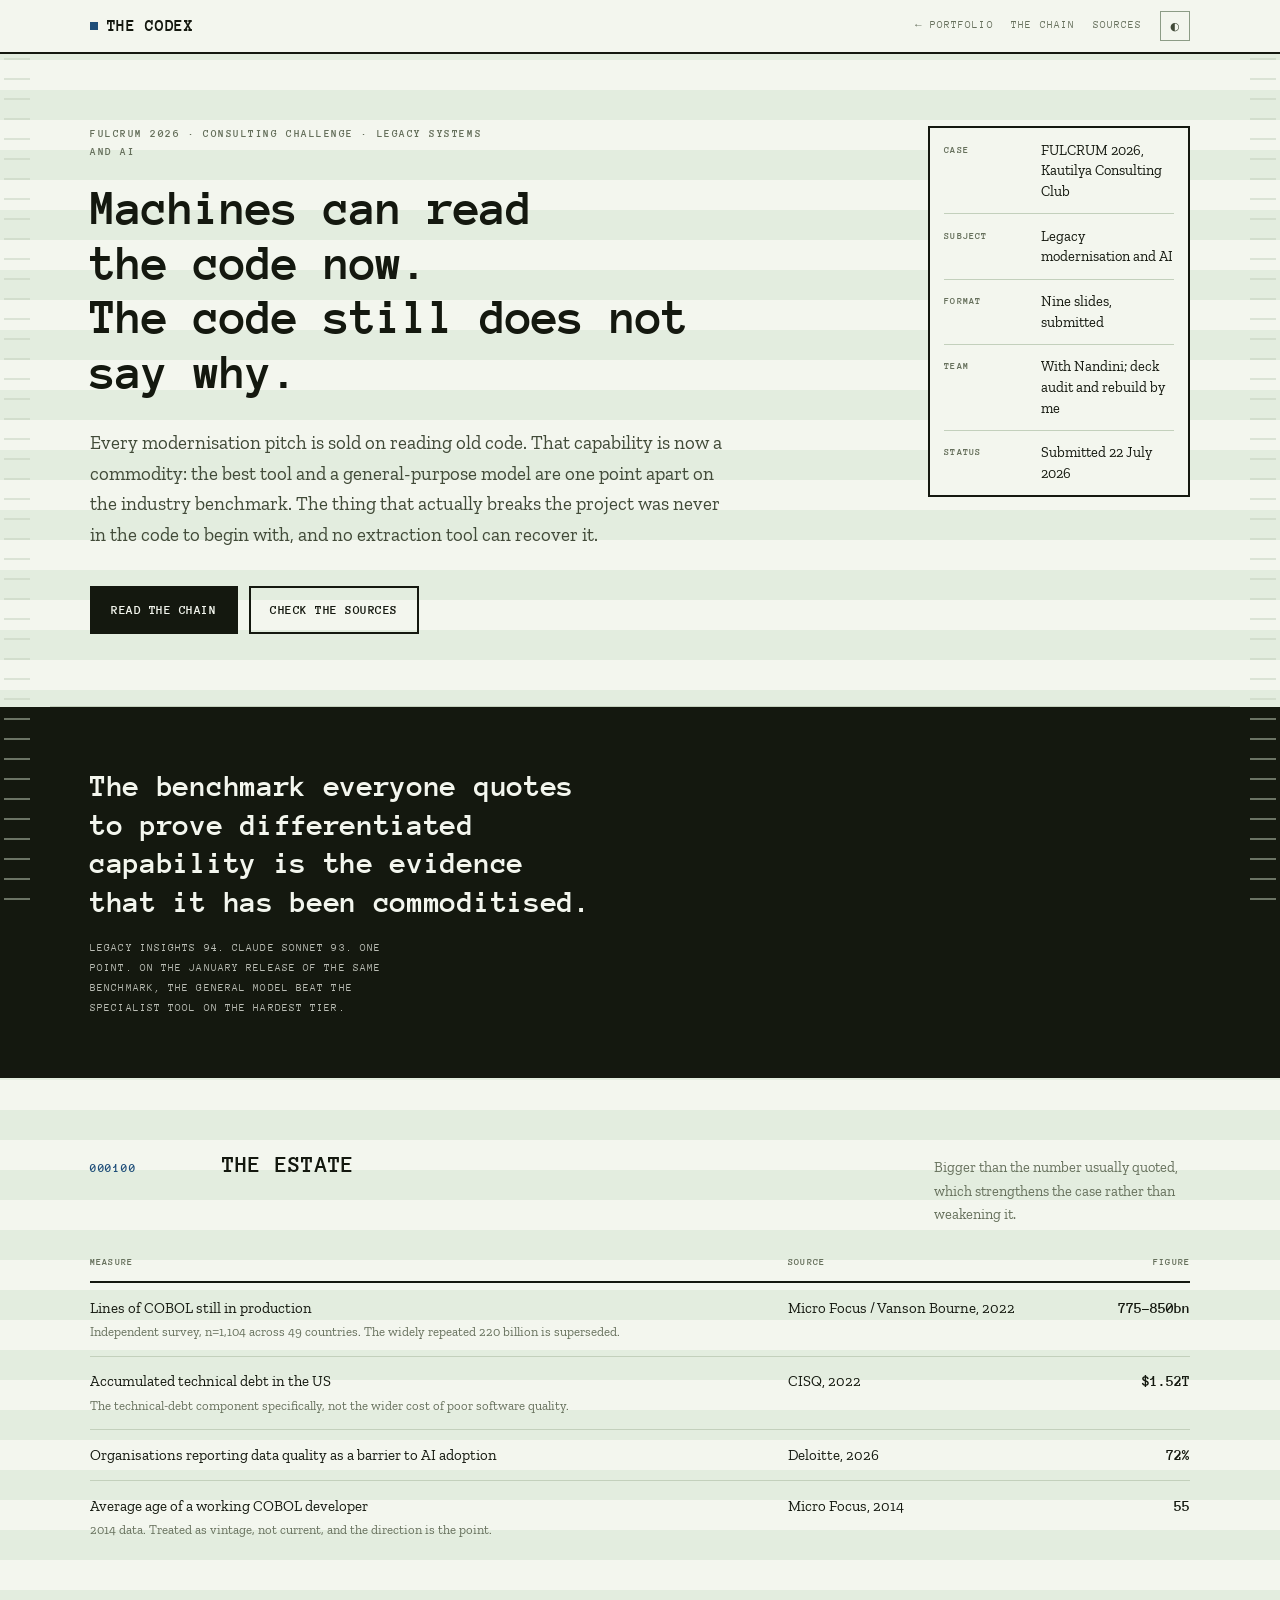
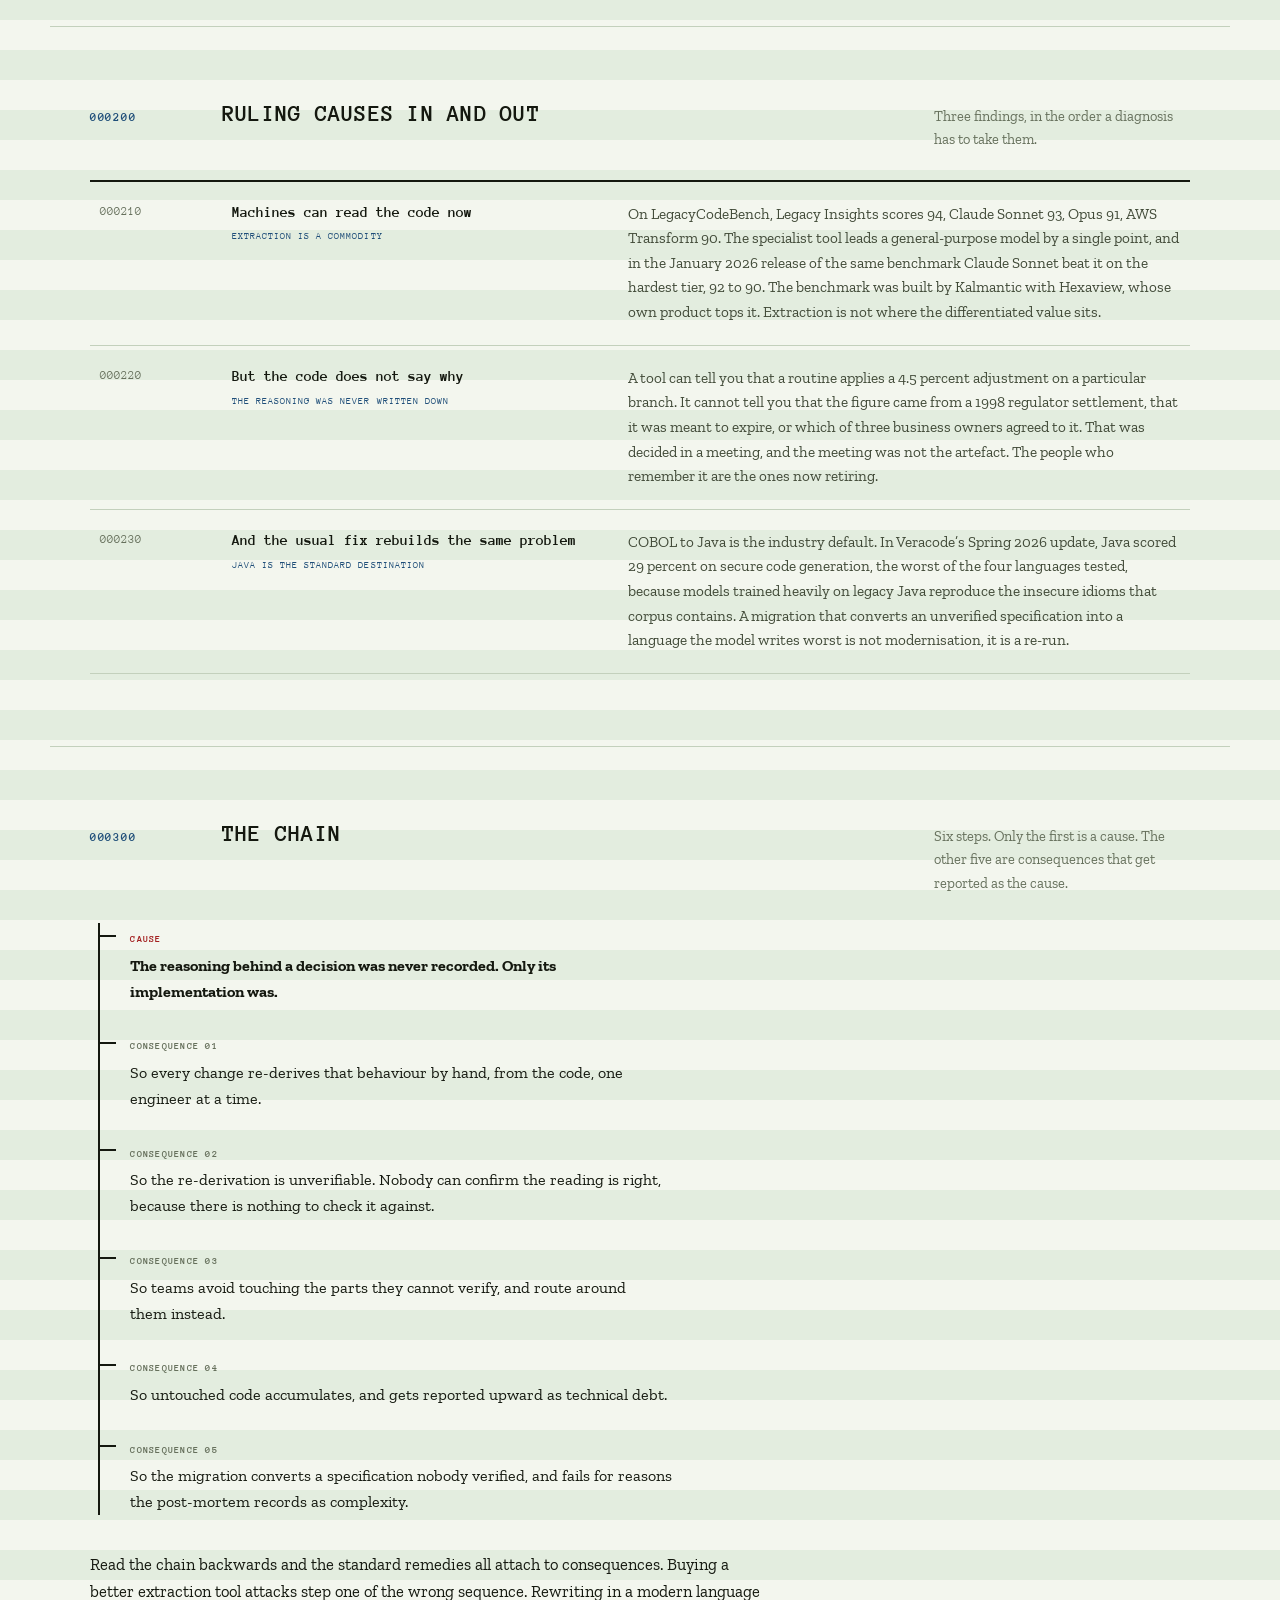
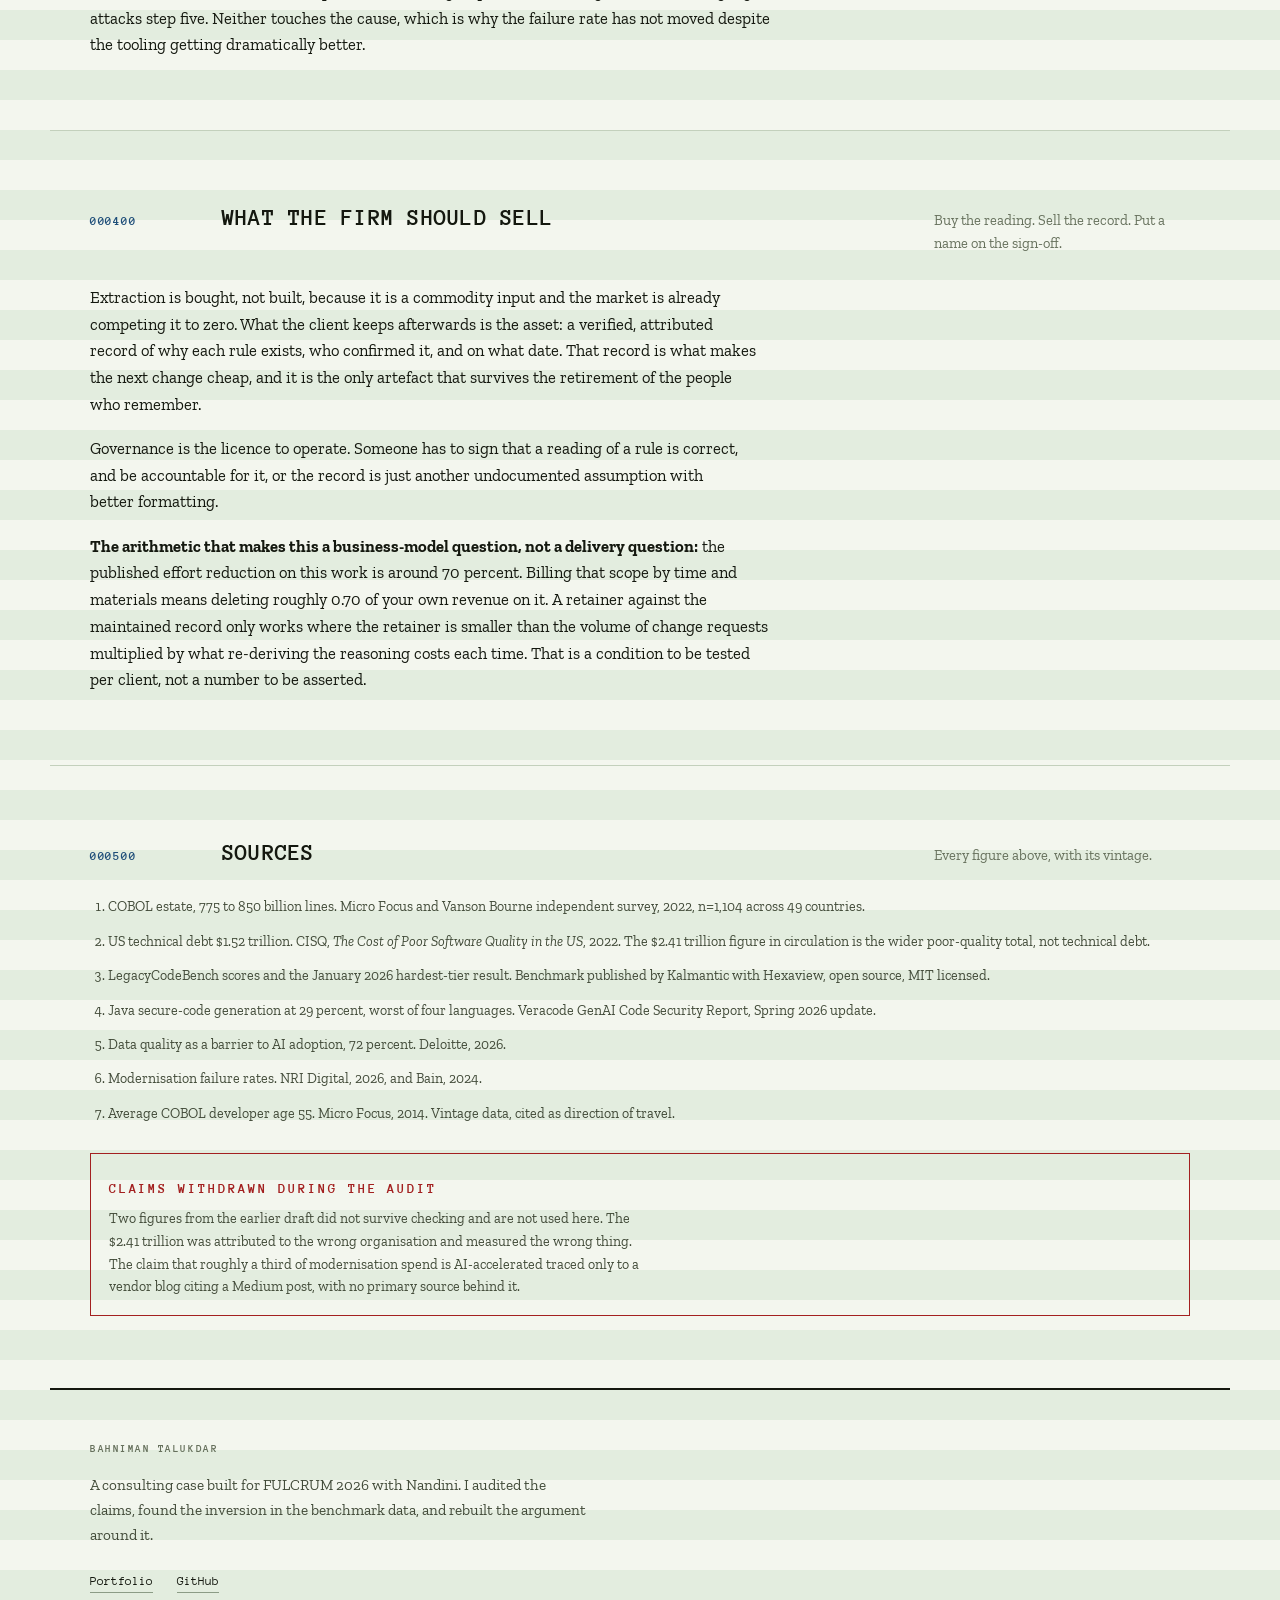
<file: codex/index.html>
<!DOCTYPE html>
<html lang="en">
<head>
<meta charset="utf-8">
<meta name="viewport" content="width=device-width, initial-scale=1">
<title>The Codex — why legacy modernisation keeps failing</title>
<meta name="description" content="A consulting case for FULCRUM 2026. Machines can read legacy code now. The code still does not say why. The reasoning was never recorded, and that is the actual failure.">
<meta name="theme-color" content="#1F4E79">
<link rel="stylesheet" href="codex.css">
<script>
  (function () {
    var s = null;
    try { s = localStorage.getItem('theme'); } catch (e) {}
    var d = s ? s === 'dark' : window.matchMedia('(prefers-color-scheme: dark)').matches;
    if (d) document.documentElement.classList.add('dark');
  })();
</script>
</head>
<body>

<div class="page-edge l"></div>
<div class="page-edge r"></div>

<header class="bar">
  <div class="bar-in">
    <a href="#top" class="mark"><span class="sq"></span>THE&nbsp;CODEX</a>
    <nav>
      <a href="https://bahniman.github.io">&larr; Portfolio</a>
      <a href="#chain">The chain</a>
      <a href="#sources">Sources</a>
      <button class="tog" id="tog" aria-label="Switch between light and dark">&#9680;</button>
    </nav>
  </div>
</header>

<main id="top">

  <!-- ============================== opening ============================== -->
  <section class="shell sect open">
    <div>
      <p class="lbl" style="margin-bottom:1.25rem">FULCRUM 2026 &middot; Consulting Challenge &middot; Legacy systems and AI</p>
      <h1>Machines can read the code now.<br>The code still does not say&nbsp;why.</h1>
      <p class="lede" style="margin-top:1.75rem">
        Every modernisation pitch is sold on reading old code. That capability is now a
        commodity: the best tool and a general-purpose model are one point apart on the
        industry benchmark. The thing that actually breaks the project was never in the code
        to begin with, and no extraction tool can recover it.
      </p>
      <div style="display:flex;gap:0.7rem;flex-wrap:wrap;margin-top:2.25rem">
        <a href="#chain" class="btn">Read the chain</a>
        <a href="#sources" class="btn ghost">Check the sources</a>
      </div>
    </div>

    <dl class="card">
      <div><dt>Case</dt><dd>FULCRUM 2026, Kautilya Consulting Club</dd></div>
      <div><dt>Subject</dt><dd>Legacy modernisation and AI</dd></div>
      <div><dt>Format</dt><dd>Nine slides, submitted</dd></div>
      <div><dt>Team</dt><dd>With Nandini; deck audit and rebuild by me</dd></div>
      <div><dt>Status</dt><dd>Submitted 22 July 2026</dd></div>
    </dl>
  </section>

  <!-- ============================= statement ============================= -->
  <section class="stmt">
    <div class="shell">
      <p class="l">The benchmark everyone quotes to prove differentiated capability is the evidence that it has been commoditised.</p>
      <p class="s">
        Legacy Insights 94. Claude Sonnet 93. One point. On the January release of the same
        benchmark, the general model beat the specialist tool on the hardest tier.
      </p>
    </div>
  </section>

  <!-- ============================== estate =============================== -->
  <section class="shell sect">
    <div class="head">
      <span class="seq">000100</span>
      <h2>The estate</h2>
      <p class="note">Bigger than the number usually quoted, which strengthens the case rather than weakening it.</p>
    </div>

    <div class="tw">
      <table>
        <thead>
          <tr><th>Measure</th><th>Source</th><th class="n">Figure</th></tr>
        </thead>
        <tbody>
          <tr>
            <td>Lines of COBOL still in production<span class="sub">Independent survey, n=1,104 across 49 countries. The widely repeated 220 billion is superseded.</span></td>
            <td>Micro Focus / Vanson Bourne, 2022</td>
            <td class="n">775&ndash;850bn</td>
          </tr>
          <tr>
            <td>Accumulated technical debt in the US<span class="sub">The technical-debt component specifically, not the wider cost of poor software quality.</span></td>
            <td>CISQ, 2022</td>
            <td class="n">$1.52T</td>
          </tr>
          <tr>
            <td>Organisations reporting data quality as a barrier to AI adoption</td>
            <td>Deloitte, 2026</td>
            <td class="n">72%</td>
          </tr>
          <tr>
            <td>Average age of a working COBOL developer<span class="sub">2014 data. Treated as vintage, not current, and the direction is the point.</span></td>
            <td>Micro Focus, 2014</td>
            <td class="n">55</td>
          </tr>
        </tbody>
      </table>
    </div>
  </section>

  <!-- ============================== ruling =============================== -->
  <section class="shell sect">
    <div class="head">
      <span class="seq">000200</span>
      <h2>Ruling causes in and out</h2>
      <p class="note">Three findings, in the order a diagnosis has to take them.</p>
    </div>

    <div class="rows">
      <article class="row">
        <span class="n">000210</span>
        <div>
          <p class="t">Machines can read the code now</p>
          <p class="k">Extraction is a commodity</p>
        </div>
        <div>
          <p class="d">
            On LegacyCodeBench, Legacy Insights scores 94, Claude Sonnet 93, Opus 91, AWS
            Transform 90. The specialist tool leads a general-purpose model by a single point,
            and in the January 2026 release of the same benchmark Claude Sonnet beat it on the
            hardest tier, 92 to 90. The benchmark was built by Kalmantic with Hexaview, whose
            own product tops it. Extraction is not where the differentiated value sits.
          </p>
        </div>
      </article>

      <article class="row">
        <span class="n">000220</span>
        <div>
          <p class="t">But the code does not say why</p>
          <p class="k">The reasoning was never written down</p>
        </div>
        <div>
          <p class="d">
            A tool can tell you that a routine applies a 4.5 percent adjustment on a particular
            branch. It cannot tell you that the figure came from a 1998 regulator settlement,
            that it was meant to expire, or which of three business owners agreed to it. That
            was decided in a meeting, and the meeting was not the artefact. The people who
            remember it are the ones now retiring.
          </p>
        </div>
      </article>

      <article class="row">
        <span class="n">000230</span>
        <div>
          <p class="t">And the usual fix rebuilds the same problem</p>
          <p class="k">Java is the standard destination</p>
        </div>
        <div>
          <p class="d">
            COBOL to Java is the industry default. In Veracode&rsquo;s Spring 2026 update, Java
            scored 29 percent on secure code generation, the worst of the four languages tested,
            because models trained heavily on legacy Java reproduce the insecure idioms that
            corpus contains. A migration that converts an unverified specification into a
            language the model writes worst is not modernisation, it is a re-run.
          </p>
        </div>
      </article>
    </div>
  </section>

  <!-- =============================== chain =============================== -->
  <section class="shell sect" id="chain">
    <div class="head">
      <span class="seq">000300</span>
      <h2>The chain</h2>
      <p class="note">Six steps. Only the first is a cause. The other five are consequences that get reported as the cause.</p>
    </div>

    <ol class="chain">
      <li class="cause">
        <span class="step">Cause</span>
        <p class="txt">The reasoning behind a decision was never recorded. Only its implementation was.</p>
      </li>
      <li>
        <span class="step">Consequence 01</span>
        <p class="txt">So every change re-derives that behaviour by hand, from the code, one engineer at a time.</p>
      </li>
      <li>
        <span class="step">Consequence 02</span>
        <p class="txt">So the re-derivation is unverifiable. Nobody can confirm the reading is right, because there is nothing to check it against.</p>
      </li>
      <li>
        <span class="step">Consequence 03</span>
        <p class="txt">So teams avoid touching the parts they cannot verify, and route around them instead.</p>
      </li>
      <li>
        <span class="step">Consequence 04</span>
        <p class="txt">So untouched code accumulates, and gets reported upward as technical debt.</p>
      </li>
      <li>
        <span class="step">Consequence 05</span>
        <p class="txt">So the migration converts a specification nobody verified, and fails for reasons the post-mortem records as complexity.</p>
      </li>
    </ol>

    <p style="margin-top:2.25rem">
      Read the chain backwards and the standard remedies all attach to consequences. Buying a
      better extraction tool attacks step one of the wrong sequence. Rewriting in a modern
      language attacks step five. Neither touches the cause, which is why the failure rate has
      not moved despite the tooling getting dramatically better.
    </p>
  </section>

  <!-- ============================ the offer ============================== -->
  <section class="shell sect">
    <div class="head">
      <span class="seq">000400</span>
      <h2>What the firm should sell</h2>
      <p class="note">Buy the reading. Sell the record. Put a name on the sign-off.</p>
    </div>

    <p>
      Extraction is bought, not built, because it is a commodity input and the market is
      already competing it to zero. What the client keeps afterwards is the asset: a verified,
      attributed record of why each rule exists, who confirmed it, and on what date. That
      record is what makes the next change cheap, and it is the only artefact that survives the
      retirement of the people who remember.
    </p>
    <p style="margin-top:1.1rem">
      Governance is the licence to operate. Someone has to sign that a reading of a rule is
      correct, and be accountable for it, or the record is just another undocumented
      assumption with better formatting.
    </p>
    <p style="margin-top:1.1rem">
      <strong>The arithmetic that makes this a business-model question, not a delivery
      question:</strong> the published effort reduction on this work is around 70 percent.
      Billing that scope by time and materials means deleting roughly 0.70 of your own revenue
      on it. A retainer against the maintained record only works where the retainer is smaller
      than the volume of change requests multiplied by what re-deriving the reasoning costs
      each time. That is a condition to be tested per client, not a number to be asserted.
    </p>
  </section>

  <!-- ============================== sources ============================== -->
  <section class="shell sect" id="sources">
    <div class="head">
      <span class="seq">000500</span>
      <h2>Sources</h2>
      <p class="note">Every figure above, with its vintage.</p>
    </div>

    <ol class="src">
      <li>COBOL estate, 775 to 850 billion lines. Micro Focus and Vanson Bourne independent survey, 2022, n=1,104 across 49 countries.</li>
      <li>US technical debt $1.52 trillion. CISQ, <em>The Cost of Poor Software Quality in the US</em>, 2022. The $2.41 trillion figure in circulation is the wider poor-quality total, not technical debt.</li>
      <li>LegacyCodeBench scores and the January 2026 hardest-tier result. Benchmark published by Kalmantic with Hexaview, open source, MIT licensed.</li>
      <li>Java secure-code generation at 29 percent, worst of four languages. Veracode GenAI Code Security Report, Spring 2026 update.</li>
      <li>Data quality as a barrier to AI adoption, 72 percent. Deloitte, 2026.</li>
      <li>Modernisation failure rates. NRI Digital, 2026, and Bain, 2024.</li>
      <li>Average COBOL developer age 55. Micro Focus, 2014. Vintage data, cited as direction of travel.</li>
    </ol>

    <div class="corr">
      <p class="lbl">Claims withdrawn during the audit</p>
      <p>
        Two figures from the earlier draft did not survive checking and are not used here. The
        $2.41 trillion was attributed to the wrong organisation and measured the wrong thing.
        The claim that roughly a third of modernisation spend is AI-accelerated traced only to
        a vendor blog citing a Medium post, with no primary source behind it.
      </p>
    </div>
  </section>

  <footer class="shell">
    <p class="lbl" style="margin-bottom:0.9rem">Bahniman Talukdar</p>
    <p style="color:var(--ink-2);font-size:0.95rem;max-width:56ch">
      A consulting case built for FULCRUM 2026 with Nandini. I audited the claims, found the
      inversion in the benchmark data, and rebuilt the argument around it.
    </p>
    <p style="display:flex;gap:1.5rem;margin-top:1.5rem;flex-wrap:wrap">
      <a class="lnk" href="https://bahniman.github.io">Portfolio</a>
      <a class="lnk" href="https://github.com/Bahniman">GitHub</a>
    </p>
  </footer>
</main>

<script>
  var t = document.getElementById('tog');
  function paint() { t.innerHTML = document.documentElement.classList.contains('dark') ? '&#9681;' : '&#9680;'; }
  paint();
  t.addEventListener('click', function () {
    var d = document.documentElement.classList.toggle('dark');
    try { localStorage.setItem('theme', d ? 'dark' : 'light'); } catch (e) {}
    paint();
  });
</script>
</body>
</html>
</file>
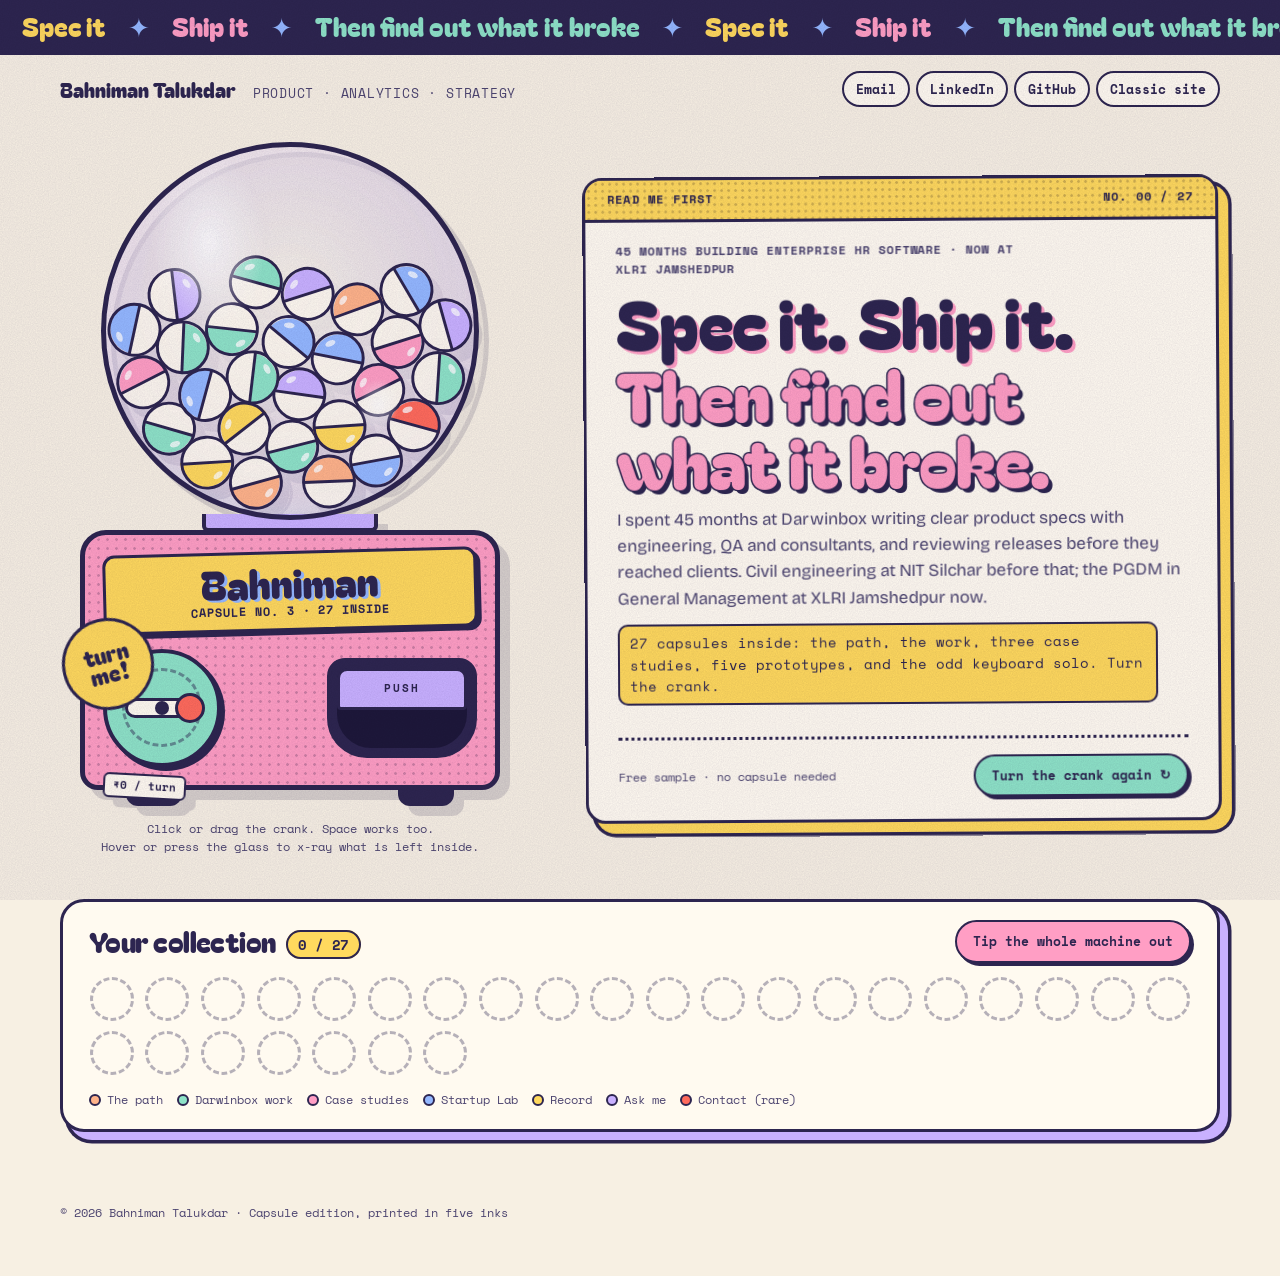
<file: v3/index.html>
<!doctype html>
<html lang="en">
<head>
<meta charset="utf-8">
<meta name="viewport" content="width=device-width, initial-scale=1, viewport-fit=cover">
<title>Bahniman Talukdar · Capsule edition</title>
<meta name="description" content="Bahniman Talukdar's portfolio as a capsule-toy machine. Turn the crank for 45 months of Darwinbox product work, three case studies, five prototypes and the rest.">
<meta property="og:title" content="Bahniman Talukdar · Capsule edition">
<meta property="og:description" content="Turn the crank. Every capsule is a real piece of work: specs, case studies, prototypes, and the odd keyboard solo.">
<meta property="og:type" content="website">
<meta property="og:url" content="https://bahniman.github.io/v3/">
<meta property="og:image" content="https://bahniman.github.io/og.png">
<meta name="theme-color" content="#f7f0e3">
<link rel="preconnect" href="https://fonts.googleapis.com">
<link rel="preconnect" href="https://fonts.gstatic.com" crossorigin>
<link rel="stylesheet" href="https://fonts.googleapis.com/css2?family=Bagel+Fat+One&family=Bricolage+Grotesque:opsz,wght@12..96,400..800&family=Space+Mono:wght@400;700&display=swap">
<link rel="stylesheet" href="style.css">
<script>document.documentElement.classList.add("js")</script>
</head>
<body>
<a class="skip" href="#catalogue" data-tip>Skip the machine and see everything</a>

<div class="ticker" aria-hidden="true"><div class="ticker-run">
  <span>Spec it</span><i>✦</i><span>Ship it</span><i>✦</i><span>Then find out what it broke</span><i>✦</i>
  <span>Spec it</span><i>✦</i><span>Ship it</span><i>✦</i><span>Then find out what it broke</span><i>✦</i>
  <span>Spec it</span><i>✦</i><span>Ship it</span><i>✦</i><span>Then find out what it broke</span><i>✦</i>
</div></div>

<header class="bar">
  <p class="who"><b>Bahniman Talukdar</b> <span>Product · Analytics · Strategy</span></p>
  <nav aria-label="Elsewhere">
    <a href="mailto:bahniman30@gmail.com">Email</a>
    <a href="https://www.linkedin.com/in/bahniman-talukdar-ab97a416a">LinkedIn</a>
    <a href="https://github.com/Bahniman">GitHub</a>
    <a href="../">Classic site</a>
  </nav>
</header>

<main id="main">
  <section class="stage" aria-label="Capsule machine">
    <div class="machine-wrap">
      <div class="machine" id="machine">
        <div class="dome">
          <canvas id="globe" aria-hidden="true"></canvas>
          <div class="glass" aria-hidden="true"></div>
          <p class="empty-note" id="emptyNote" hidden>All out!<br><button type="button" id="refill">Refill the machine</button></p>
        </div>
        <div class="neck" aria-hidden="true"></div>
        <div class="body">
          <div class="plate">
            <p class="plate-name">Bahniman</p>
            <p class="plate-sub">Capsule No. 3 · <span id="left">27</span> inside</p>
          </div>
          <div class="controls">
            <button class="crank" id="crank" type="button" aria-describedby="crankHelp">
              <span class="crank-arm" aria-hidden="true"><span class="crank-knob"></span></span>
              <span class="sr">Turn the crank</span>
            </button>
            <div class="chute" id="chute">
              <span class="flap" aria-hidden="true"></span>
            </div>
          </div>
          <p class="coin" aria-hidden="true">₹0 / turn</p>
        </div>
        <div class="feet" aria-hidden="true"><span></span><span></span></div>
        <p class="sticker" aria-hidden="true">turn me!</p>
      </div>
      <p class="help" id="crankHelp">Click or drag the crank. Space works too.<br>Hover or press the glass to x-ray what is left inside.</p>
    </div>

    <div class="output">
      <div class="card-slot" id="cardSlot" aria-live="polite"></div>
    </div>
  </section>

  <section class="tray-wrap" aria-labelledby="trayTitle">
    <div class="tray-head">
      <h2 id="trayTitle">Your collection <span id="count">0 / 27</span></h2>
      <button type="button" class="tip" id="tip" data-tip>Tip the whole machine out</button>
    </div>
    <ol class="tray" id="tray"></ol>
    <ul class="legend" aria-label="Capsule colours">
      <li data-cat="path">The path</li>
      <li data-cat="work">Darwinbox work</li>
      <li data-cat="case">Case studies</li>
      <li data-cat="lab">Startup Lab</li>
      <li data-cat="record">Record</li>
      <li data-cat="ask">Ask me</li>
      <li data-cat="contact">Contact (rare)</li>
    </ul>
  </section>

  <!-- Every capsule's contents. The machine draws from this list; "tip it out" shows it whole. -->
  <section class="catalogue" id="catalogue" aria-labelledby="catTitle">
    <h2 id="catTitle">Everything in the machine</h2>
    <div class="cat-grid" id="catGrid">

      <article class="item" data-cat="intro" id="intro">
        <p class="kicker">45 months building enterprise HR software · now at XLRI Jamshedpur</p>
        <h3 class="hero">Spec it. Ship it. <em>Then find out what it broke.</em></h3>
        <p>I spent 45 months at Darwinbox writing clear product specs with engineering, QA and consultants, and reviewing releases before they reached clients. Civil engineering at NIT Silchar before that; the PGDM in General Management at XLRI Jamshedpur now.</p>
        <p class="nudge">27 capsules inside: the path, the work, three case studies, five prototypes, and the odd keyboard solo. Turn the crank.</p>
      </article>

      <!-- The path -->
      <article class="item" data-cat="path" id="civil">
        <p class="kicker">2018 → 2022 · NIT Silchar</p>
        <p class="big">8.99</p>
        <h3>Civil engineering</h3>
        <p>B.Tech, CGPA 8.99. Most of my family are civil engineers in government service, and I picked the branch over the others my JEE rank allowed. What I kept from it is the habit of settling a design on paper before work starts on site.</p>
      </article>
      <article class="item" data-cat="path" id="darwinbox">
        <p class="kicker">Jul 2022 → Mar 2026 · Hyderabad</p>
        <p class="big">45 mo</p>
        <h3>Darwinbox, Core HRMS</h3>
        <p>Product Analyst, then Senior Product Analyst from April 2025. Core HRMS is the part every other module depends on: employee records, organisation structure, access control and bulk imports. Exemplary Contributor Award in 2024; mentored 3 junior analysts.</p>
      </article>
      <article class="item" data-cat="path" id="xlri">
        <p class="kicker">2026 → 2027 · Jamshedpur</p>
        <p class="big">PGDM</p>
        <h3>XLRI, General Management</h3>
        <p>I wanted a broader business perspective on top of the product work. My manager and director, both XLRI alumni, encouraged me to apply. XAT 94.88 percentile, 99.67 in Quant and DI. Aiming for product management, product analytics and technology consulting.</p>
      </article>

      <!-- Darwinbox work -->
      <article class="item" data-cat="work" id="specs">
        <p class="kicker">Darwinbox · Specs</p>
        <p class="big">200+</p>
        <h3>Engineering-ready specs</h3>
        <p>Feature PRDs, change specs and edge-case documents I owned across Core, Travel and shared components, counted from Confluence. Edge cases and acceptance criteria went in up front, so engineering had one reference and QA had explicit test conditions.</p>
      </article>
      <article class="item" data-cat="work" id="pendo">
        <p class="kicker">Darwinbox · Analytics</p>
        <p class="big">700+</p>
        <h3>Features tagged in Pendo</h3>
        <p>I defined a consistent, searchable tagging taxonomy and kept it current as the UI changed. That gave three continuous years of comparable adoption records, and roadmap talks a usage-data reference alongside client feedback.</p>
      </article>
      <article class="item" data-cat="work" id="survey">
        <p class="kicker">Darwinbox · Research</p>
        <p class="big">24,000+</p>
        <h3>From survey to backlog</h3>
        <p>In-app feedback for the new Profile page went live within days of its release. 24,000+ responses came back; I sorted them with Engineering and QA into a ranked backlog for the same quarter. The page scored 4.3 out of 5.</p>
      </article>
      <article class="item" data-cat="work" id="dashboard">
        <p class="kicker">Darwinbox · Analytics</p>
        <p class="big">−45%</p>
        <h3>Measuring the Dashboard revamp</h3>
        <p>I owned the measurement, not the design. I timed the key actions on the old dashboard and the redesign across 322,000+ users: time fell 45% while completions held or rose. People were finishing faster, not giving up, and the analysis became the case for more platform investment.</p>
      </article>
      <article class="item" data-cat="work" id="l10n">
        <p class="kicker">Darwinbox · Localisation</p>
        <p class="big">10+</p>
        <h3>Translation workflow</h3>
        <p>I owned the platform's translation workflow so the product team could run routine updates themselves. Each release I checked the languages I covered and used native-speaking clients' feedback to validate meaning in context.</p>
      </article>
      <article class="item" data-cat="work" id="qa">
        <p class="kicker">Darwinbox · Quality</p>
        <p class="big">100+</p>
        <h3>Issues caught before release</h3>
        <p>Logged in pre-release reviews and resolved before they reached clients. I also audited the settings screens and, with UX and engineering, regrouped 50+ settings so their names and placement were consistent.</p>
      </article>
      <article class="item" data-cat="work" id="prd">
        <p class="kicker">Darwinbox · Inside a spec</p>
        <p class="big">8 Qs</p>
        <h3>What every PRD had to answer</h3>
        <ol class="checks">
          <li>Current behaviour</li><li>Reason for the change</li><li>Impact on other modules</li><li>Where it sits in the UI</li>
          <li>Paid-feature dependencies</li><li>Import, cron and API impacts</li><li>Notification variable changes</li><li>Migration of existing data</li>
        </ol>
      </article>

      <!-- Case studies -->
      <article class="item" data-cat="case" id="case1">
        <p class="kicker">Case study 01 · Product analytics</p>
        <h3>Low adoption that pointed to a findability problem</h3>
        <dl>
          <dt>Problem</dt><dd>Pendo was mostly used for surveys, so adoption after a release was hard to judge and roadmap talks leaned on escalations.</dd>
          <dt>What I did</dt><dd>Tagged 700+ features and built funnel and path views over imports, lifecycle changes and settings.</dd>
          <dt>The call</dt><dd>People entered nearby flows but never reached the features. That is findability, not demand, so plain names, help text and placement came before any rebuild.</dd>
          <dt>Result</dt><dd>Clearer names, help text and a reorganised settings area shipped, and the approach shaped the wider settings audit.</dd>
        </dl>
      </article>
      <article class="item" data-cat="case" id="case2">
        <p class="kicker">Case study 02 · Localisation</p>
        <h3>Making localisation work in context</h3>
        <dl>
          <dt>Problem</dt><dd>Strings were translated one by one and hard-coded; native-speaking clients said some literal translations did not fit where they appeared.</dd>
          <dt>Foundation</dt><dd>An earlier effort had centralised translations. I built on it with a workflow for client-facing teams: navigation, access, ownership, and one way to update strings across PHP and Angular.</dd>
          <dt>The call</dt><dd>I mapped recurring issues across settings, raised the workflow for the roadmap, and owned the PRD end to end once it was prioritised.</dd>
          <dt>Result</dt><dd>Turnaround went from waiting for a sprint to the same release cycle, across 10+ languages.</dd>
        </dl>
      </article>
      <article class="item" data-cat="case" id="case3">
        <p class="kicker">Case study 03 · Strategy · XLRI</p>
        <h3>An IPO-readiness deck where every number had to survive a question</h3>
        <dl>
          <dt>Problem</dt><dd>Was Aster DM Healthcare's Gulf business ready for an IPO? The argument leaned on peer comparisons and penalty figures, many from secondary sources.</dd>
          <dt>What I did</dt><dd>Traced every figure to a primary or named source. Anything untraceable was removed, not softened.</dd>
          <dt>The call</dt><dd>Two peers' share-price declines covered different periods, so I found the offer price and restated both on the same basis.</dd>
          <dt>Result</dt><dd>Eight corrections before the panel, and a top 3 finish out of 20 teams.</dd>
        </dl>
      </article>

      <!-- Startup Lab -->
      <article class="item" data-cat="lab" id="realium">
        <p class="kicker">Lab 01 · Settlement · 3rd of 15, ReEnvision 5.0</p>
        <h3>Realium</h3>
        <p class="lede">A ₹18.6 lakh road bill, 60% paid the day after sign-off.</p>
        <p>Public-works contractors wait months to be paid. Realium turns site-verified progress and an engineer's accountable sign-off into a claim a bank will fund: 97% of the bill reaches the contractor, against 92.7% borrowing informally at 18%.</p>
        <p class="links"><a href="https://bahniman.github.io/realium/">Live demo ↗</a> <a href="https://github.com/Bahniman/realium">GitHub ↗</a></p>
      </article>
      <article class="item" data-cat="lab" id="heirloom">
        <p class="kicker">Lab 02 · Memory</p>
        <h3>Heirloom</h3>
        <p>Keeps a firm's knowledge as records the firm owns, so it survives people leaving and AI vendors changing. Ask the demo vault as three roles, make a partner leave, export everything as one file.</p>
        <p class="unproven">Still unproven: whether anyone buys memory on its own.</p>
        <p class="links"><a href="https://bahniman.github.io/heirloom/">Live demo ↗</a> <a href="https://github.com/Bahniman/heirloom">GitHub ↗</a></p>
      </article>
      <article class="item" data-cat="lab" id="turnstile">
        <p class="kicker">Lab 03 · Commerce</p>
        <h3>Turnstile</h3>
        <p>Tells people, AI shopping agents and scrapers apart in a store's traffic, then serves each the right thing: the normal page, a clean product feed, or nothing. Tune the rules and watch six sessions re-sort.</p>
        <p class="unproven">Still unproven: whether shoppers want an assistant buying for them at all.</p>
        <p class="links"><a href="https://bahniman.github.io/turnstile/">Live demo ↗</a> <a href="https://github.com/Bahniman/turnstile">GitHub ↗</a></p>
      </article>
      <article class="item" data-cat="lab" id="windtunnel">
        <p class="kicker">Lab 04 · Simulation</p>
        <h3>Windtunnel</h3>
        <p>Plays a price increase out 500 times across three customer groups and shows who leaves. A flat 12% rise holds up; at 30% it loses money in more than half the runs.</p>
        <p class="unproven">Still unproven: customer behaviour is set by hand.</p>
        <p class="links"><a href="https://bahniman.github.io/windtunnel/">Live demo ↗</a> <a href="https://github.com/Bahniman/windtunnel">GitHub ↗</a></p>
      </article>
      <article class="item" data-cat="lab" id="heir">
        <p class="kicker">Lab 05 · Agents · Manakriti 3.0</p>
        <h3>Heir</h3>
        <p>Student committees change every year and their promises leave with them. Heir is five agents on one ledger: they read the club's mail and files, catch what the handover doc missed, and draft every email for a member to approve. Built with Team Ghost Protocol.</p>
        <p class="unproven">Still unproven: it has only run on a mock club.</p>
        <p class="links"><a href="https://bahniman.github.io/heir/">Live demo ↗</a> <a href="https://github.com/Bahniman/heir">GitHub ↗</a></p>
      </article>
      <article class="item" data-cat="lab" id="games">
        <p class="kicker">Lab bonus · 2 games</p>
        <h3>Make the calls I made</h3>
        <p><b>Spot the edge cases:</b> a small feature request walks in; find everything it breaks before the clock hits zero. <b>Name the setting:</b> pick the label a first-week HR admin would understand.</p>
        <p class="links"><a href="../#play">Play them ↗</a></p>
      </article>

      <!-- Record -->
      <article class="item" data-cat="record" id="awards">
        <p class="kicker">Record · Recognition</p>
        <h3>Podiums, 2018 to 2026</h3>
        <ul class="rows">
          <li><b>2026</b> 3rd of 15, ReEnvision 5.0, with Realium</li>
          <li><b>2026</b> Top 3 of 20, Aster DM IPO readiness</li>
          <li><b>2024</b> Exemplary Contributor Award, Darwinbox</li>
          <li><b>2019</b> 2nd, AutoCAD, NIRMAAN '19</li>
          <li><b>2018</b> 3rd, ARCHENOVA smart city, Tecnoesis '18</li>
          <li><b>2018</b> 2nd, Model Making, Swachhata Hi Seva</li>
        </ul>
      </article>
      <article class="item" data-cat="record" id="campus">
        <p class="kicker">Record · Campus</p>
        <p class="big">8 / 118</p>
        <h3>Prodzion and AURORA 4.0</h3>
        <p>Elected to Prodzion, XLRI's product club, as one of 8 from 118 students. On the AURORA 4.0 organising team I ran panel, travel and hospitality end to end for 20+ industry leaders.</p>
      </article>
      <article class="item" data-cat="record" id="music">
        <p class="kicker">Record · Off the clock</p>
        <p class="big">100+</p>
        <h3>Keyboardist, self-taught</h3>
        <p>Played keys with the cultural team at inter-college fests including IIT Kharagpur and Guwahati, and uploaded 100+ songs to YouTube and Instagram.</p>
      </article>

      <!-- Ask me -->
      <article class="item" data-cat="ask" id="ask1">
        <p class="kicker">Ask me · Career</p>
        <h3>Why move from civil engineering to software?</h3>
        <p>Darwinbox came to campus early and I applied out of curiosity. Product work showed me the habit of planning a build in detail carries over. A PRD does for a software team what a good drawing does for a site.</p>
      </article>
      <article class="item" data-cat="ask" id="ask2">
        <p class="kicker">Ask me · Career</p>
        <h3>Why an MBA after 45 months?</h3>
        <p>To build on the product work with a broader business view. Working with my manager and director showed me how decisions bring client needs, team priorities and business goals together. Both are XLRI alumni and backed my application.</p>
      </article>
      <article class="item" data-cat="ask" id="ask3">
        <p class="kicker">Ask me · Working style</p>
        <h3>How do you keep engineers unblocked?</h3>
        <p>Edge cases, acceptance criteria and dependencies in every PRD, then a knowledge transfer with the developers before the sprint. The document carries the shared understanding; follow-ups are only for decisions that need one.</p>
      </article>
      <article class="item" data-cat="ask" id="ask4">
        <p class="kicker">Ask me · Judgement</p>
        <h3>What if your own feature doesn't land?</h3>
        <p>My features reached 5% to 60% account-level adoption, and one I had high hopes for sat at the low end. I suspected rollout, then the drop-off data made me reconsider the design itself. I'd rather test assumptions in planning than let clients find the limits.</p>
      </article>

      <!-- Contact -->
      <article class="item" data-cat="contact" id="contact">
        <p class="kicker">Rare capsule · Contact</p>
        <h3>Email is the quickest way to reach me.</h3>
        <p class="links big-links"><a href="mailto:bahniman30@gmail.com">bahniman30@gmail.com</a></p>
        <p class="links"><a href="https://www.linkedin.com/in/bahniman-talukdar-ab97a416a">LinkedIn ↗</a> <a href="https://github.com/Bahniman">GitHub ↗</a></p>
        <p>Guwahati · Jamshedpur</p>
      </article>

    </div>
  </section>
</main>

<footer class="foot"><p>© 2026 Bahniman Talukdar · Capsule edition, printed in five inks</p></footer>

<div class="sr" id="announce" aria-live="assertive"></div>
<script src="app.js"></script>
</body>
</html>
</file>
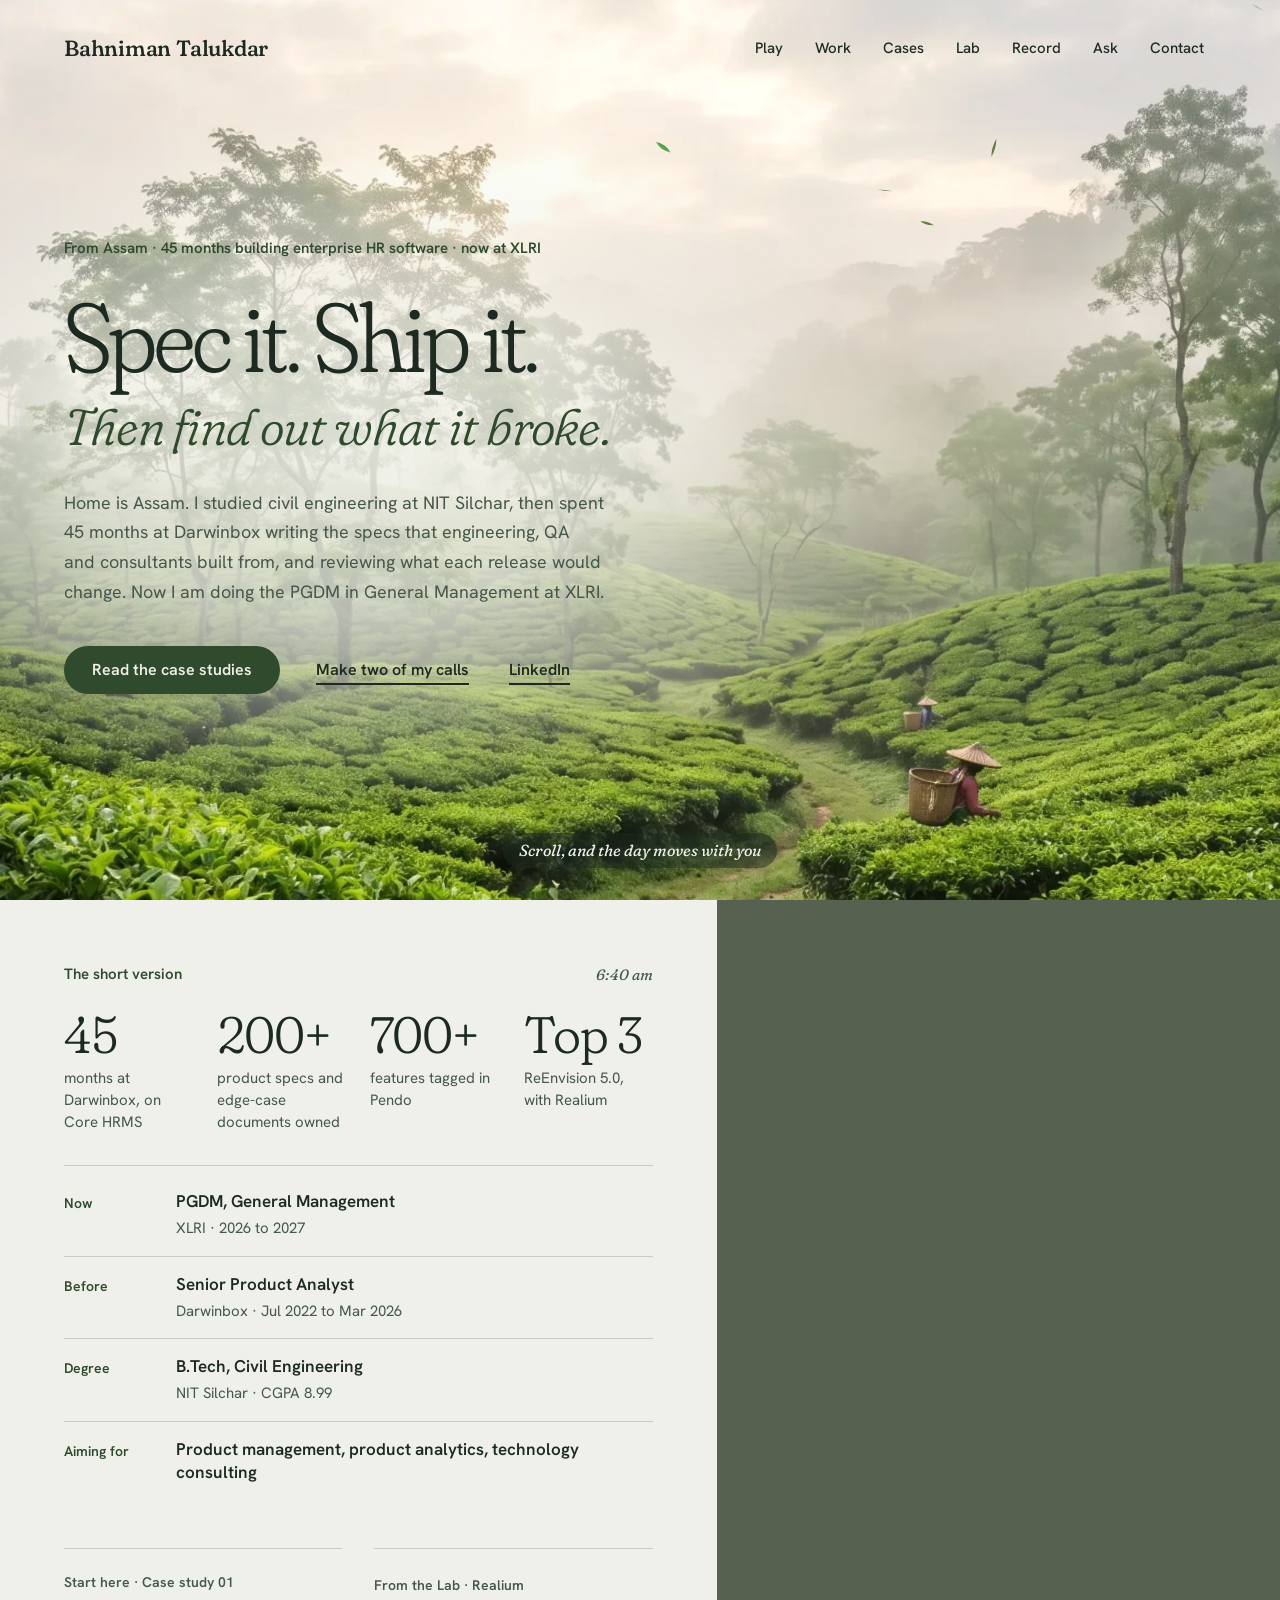
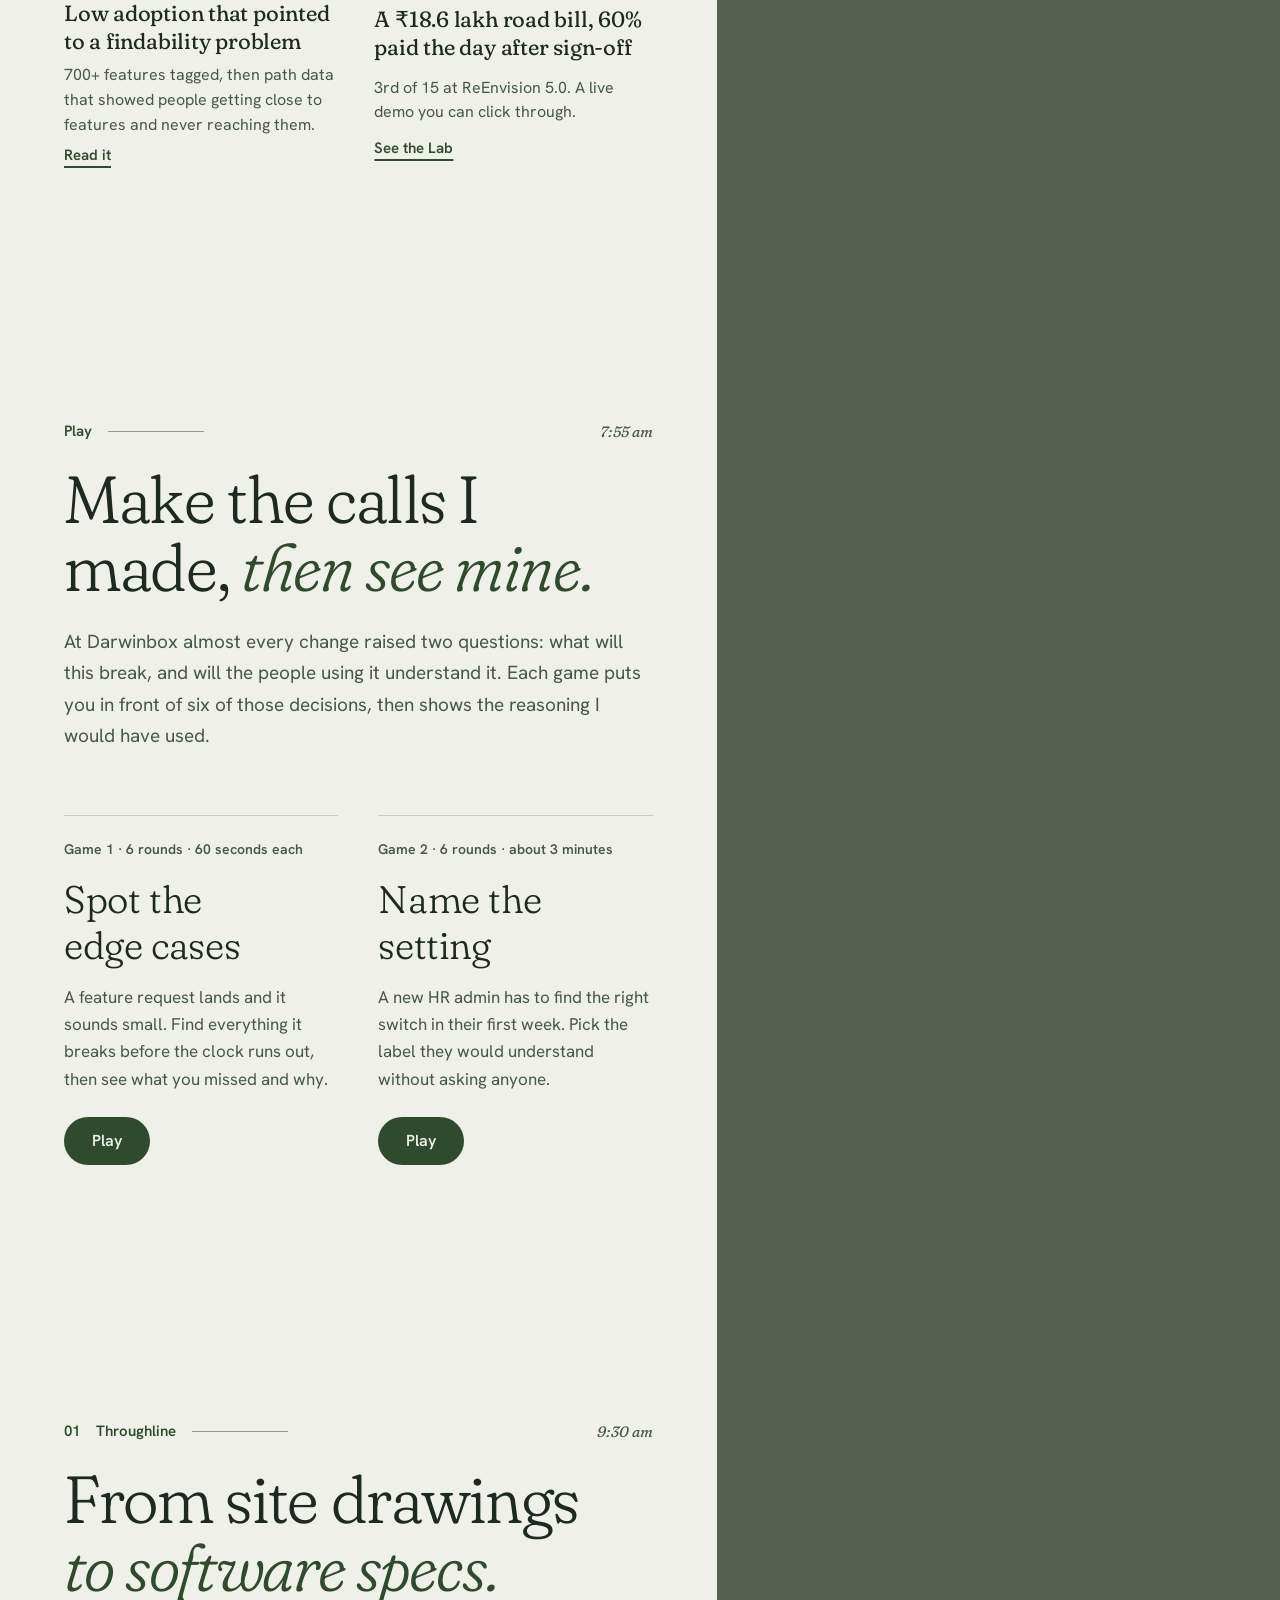
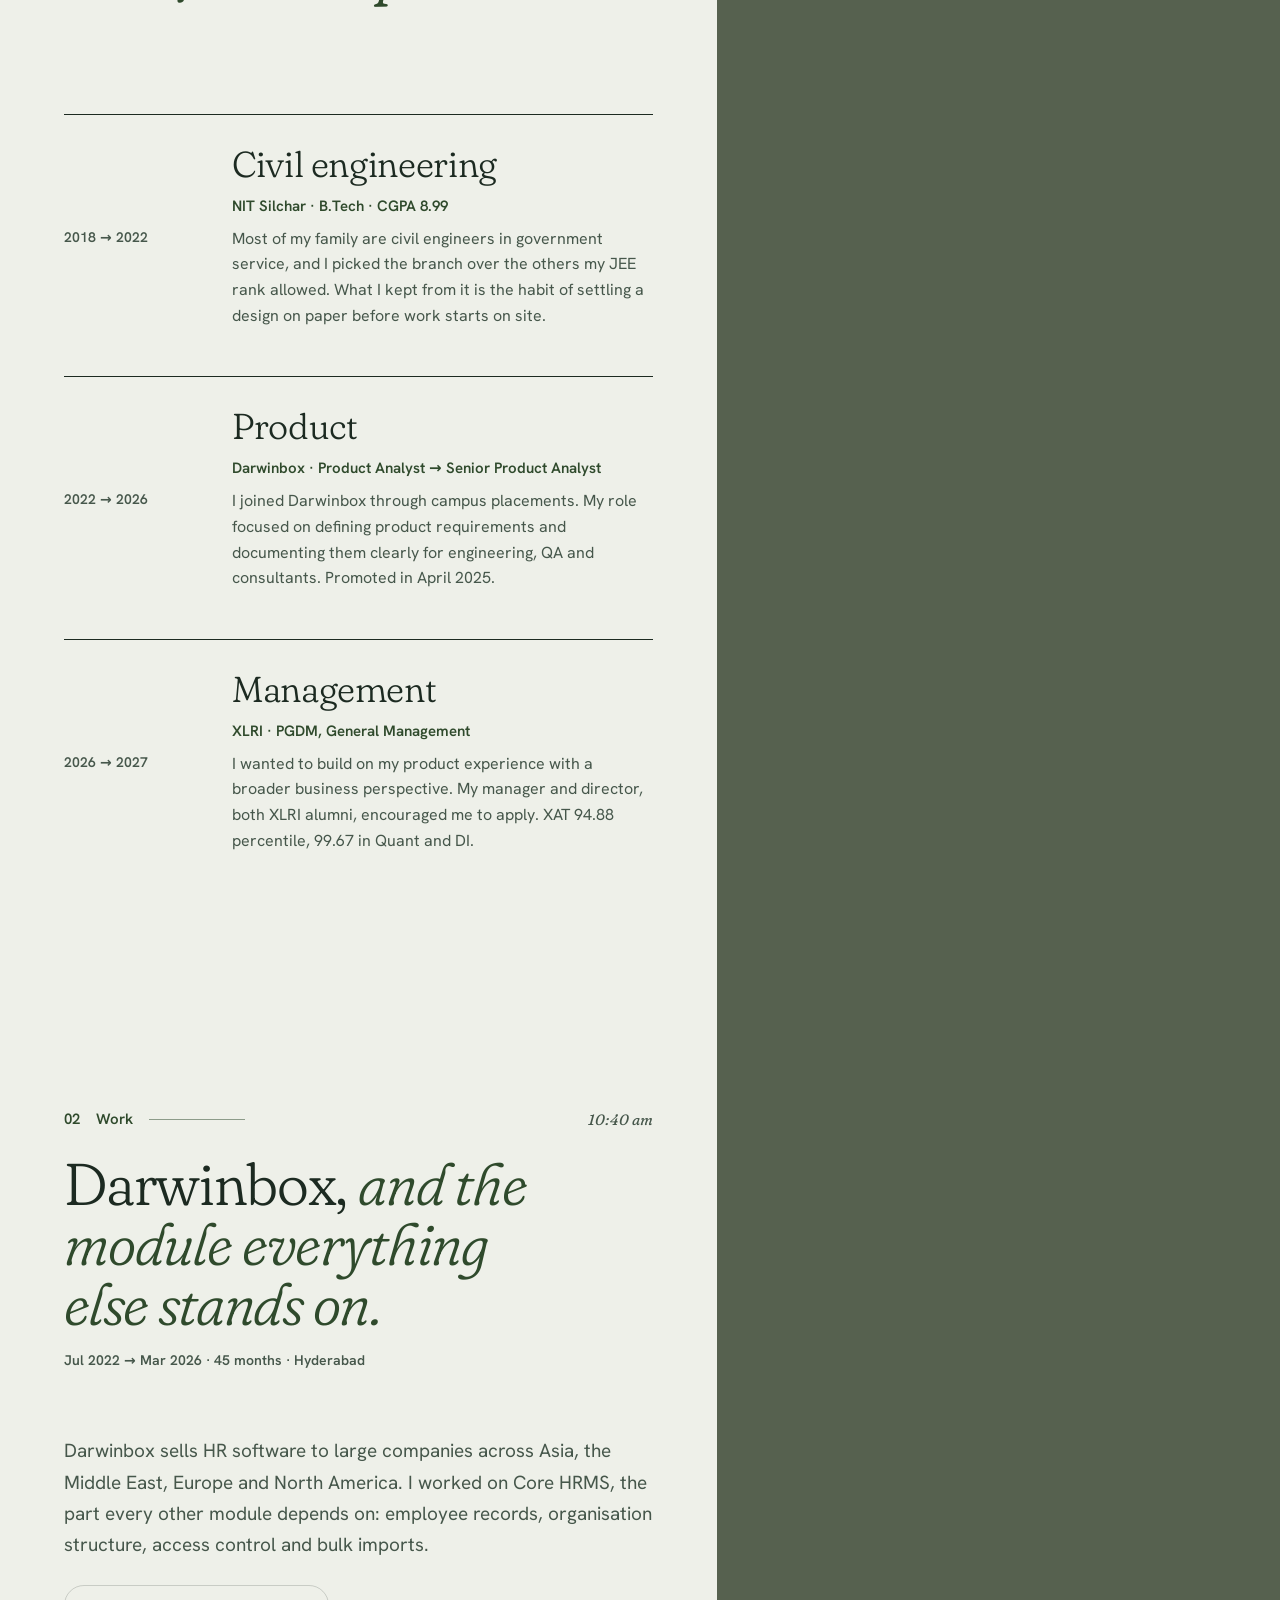
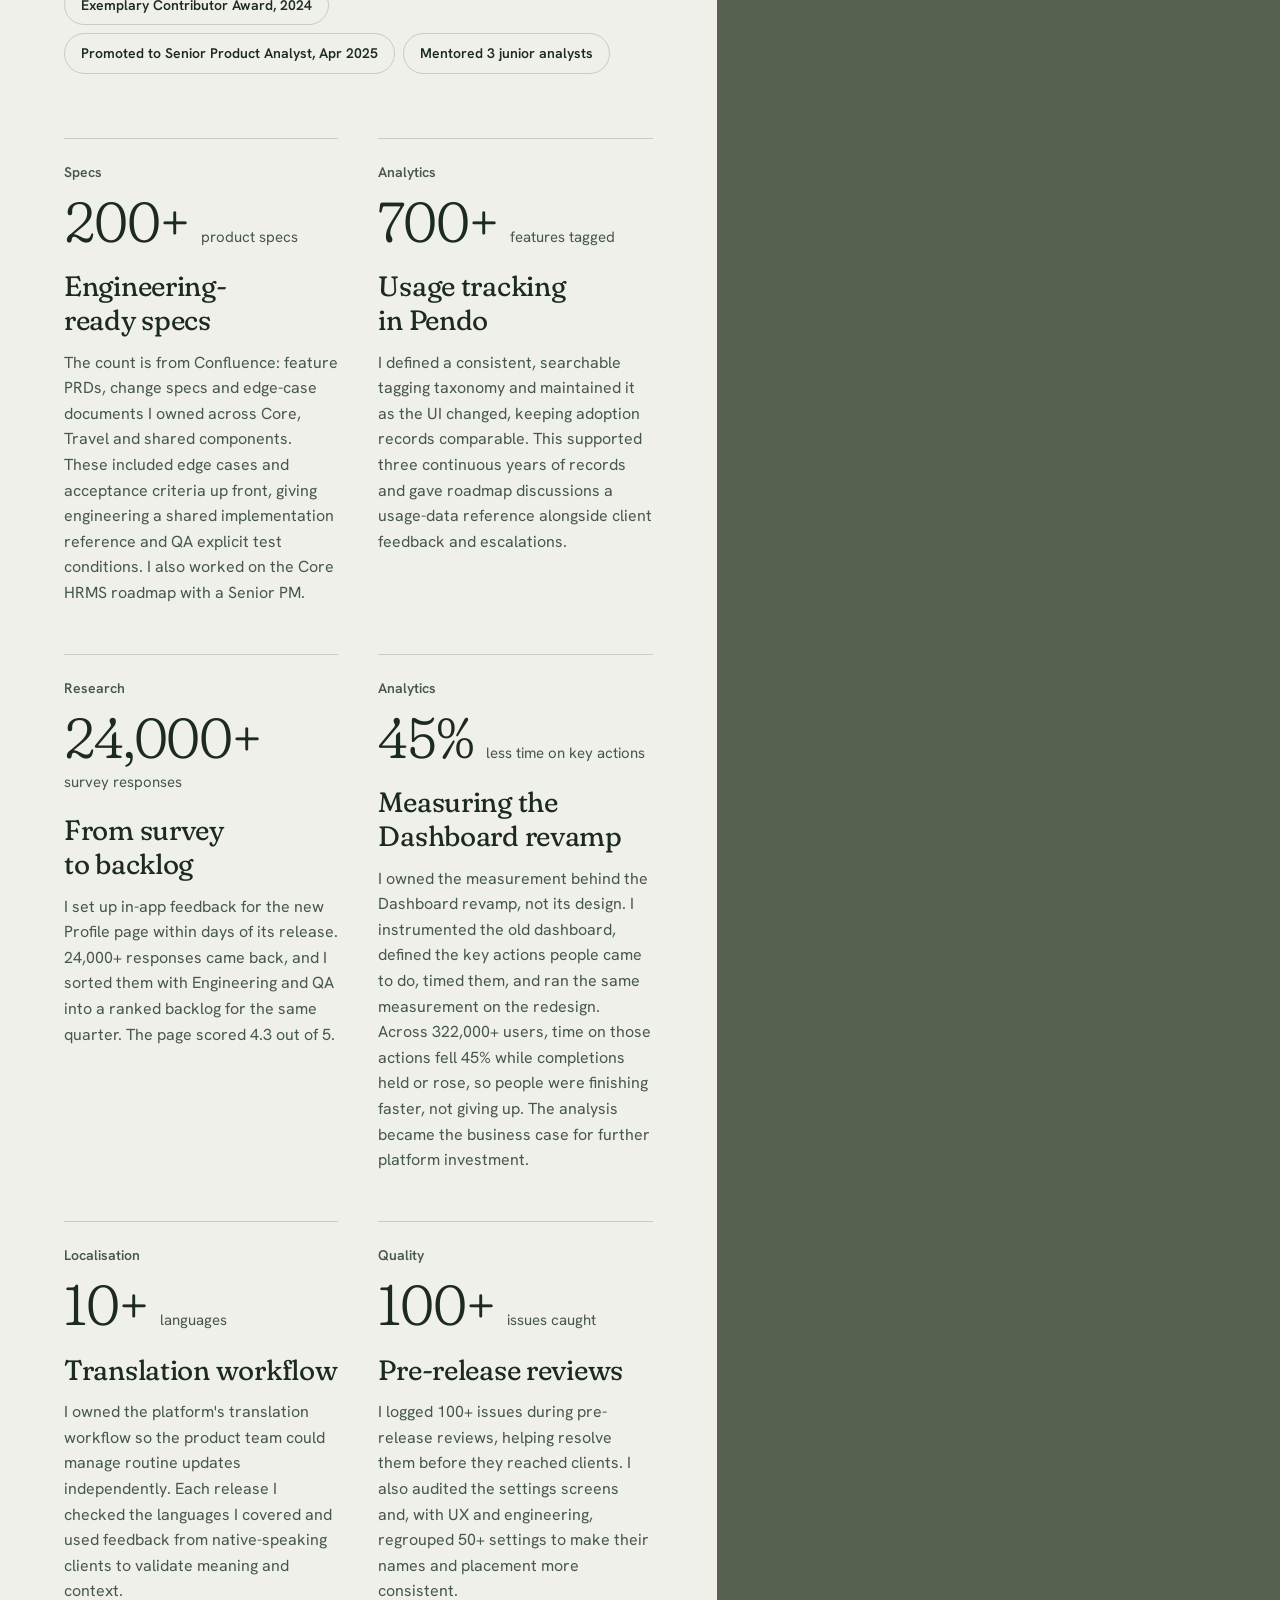
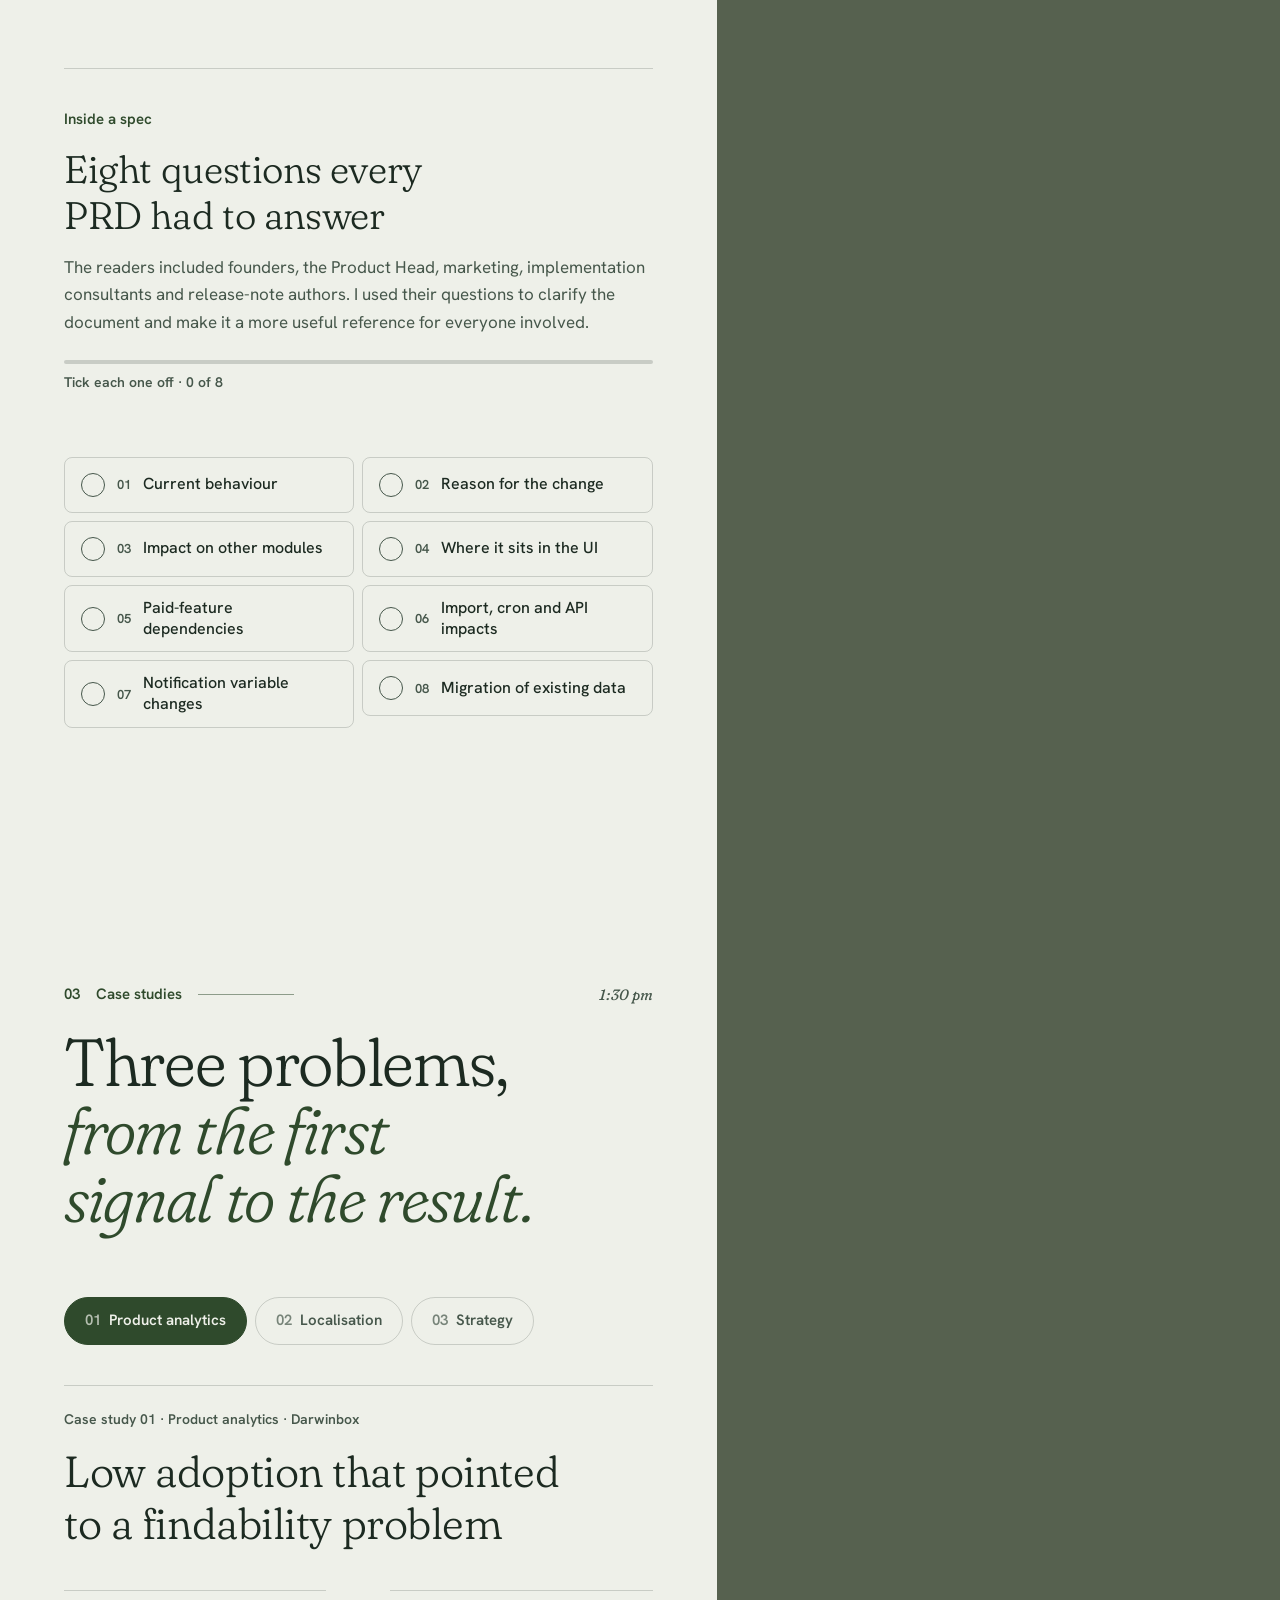
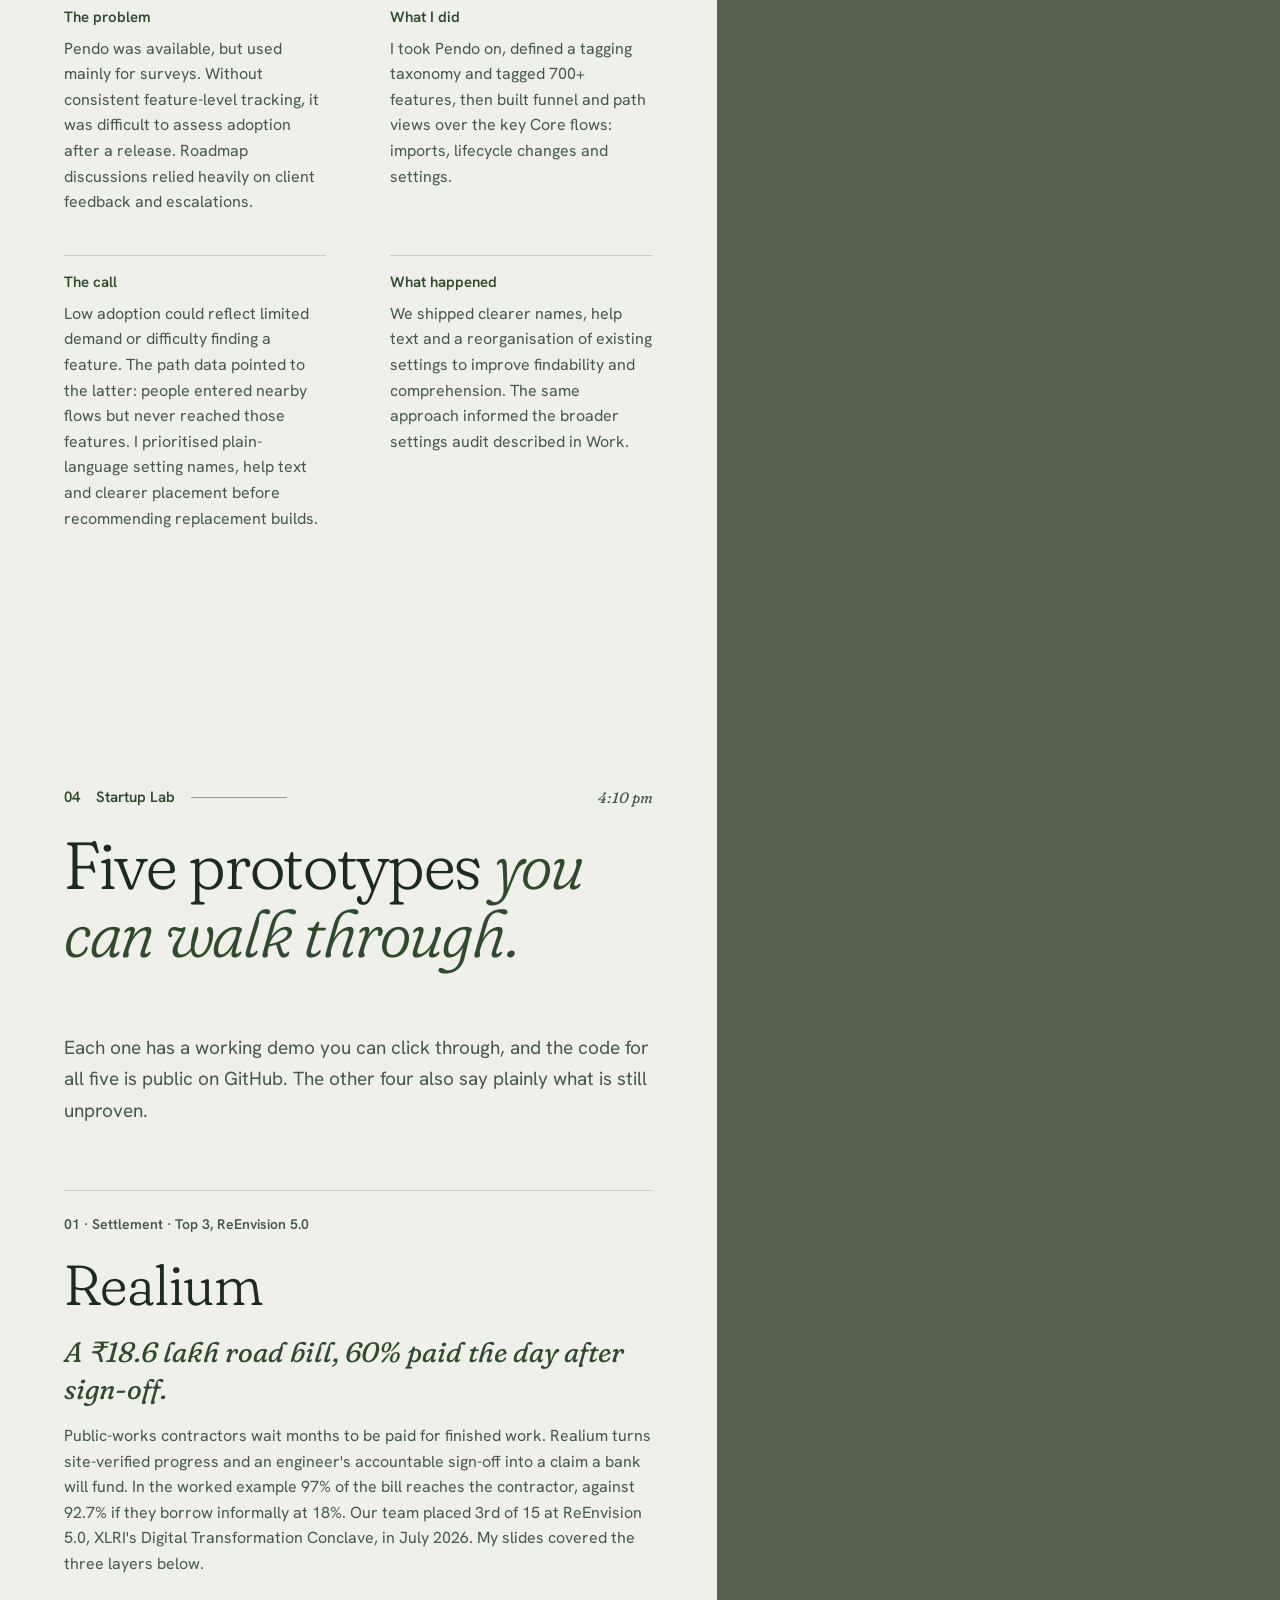
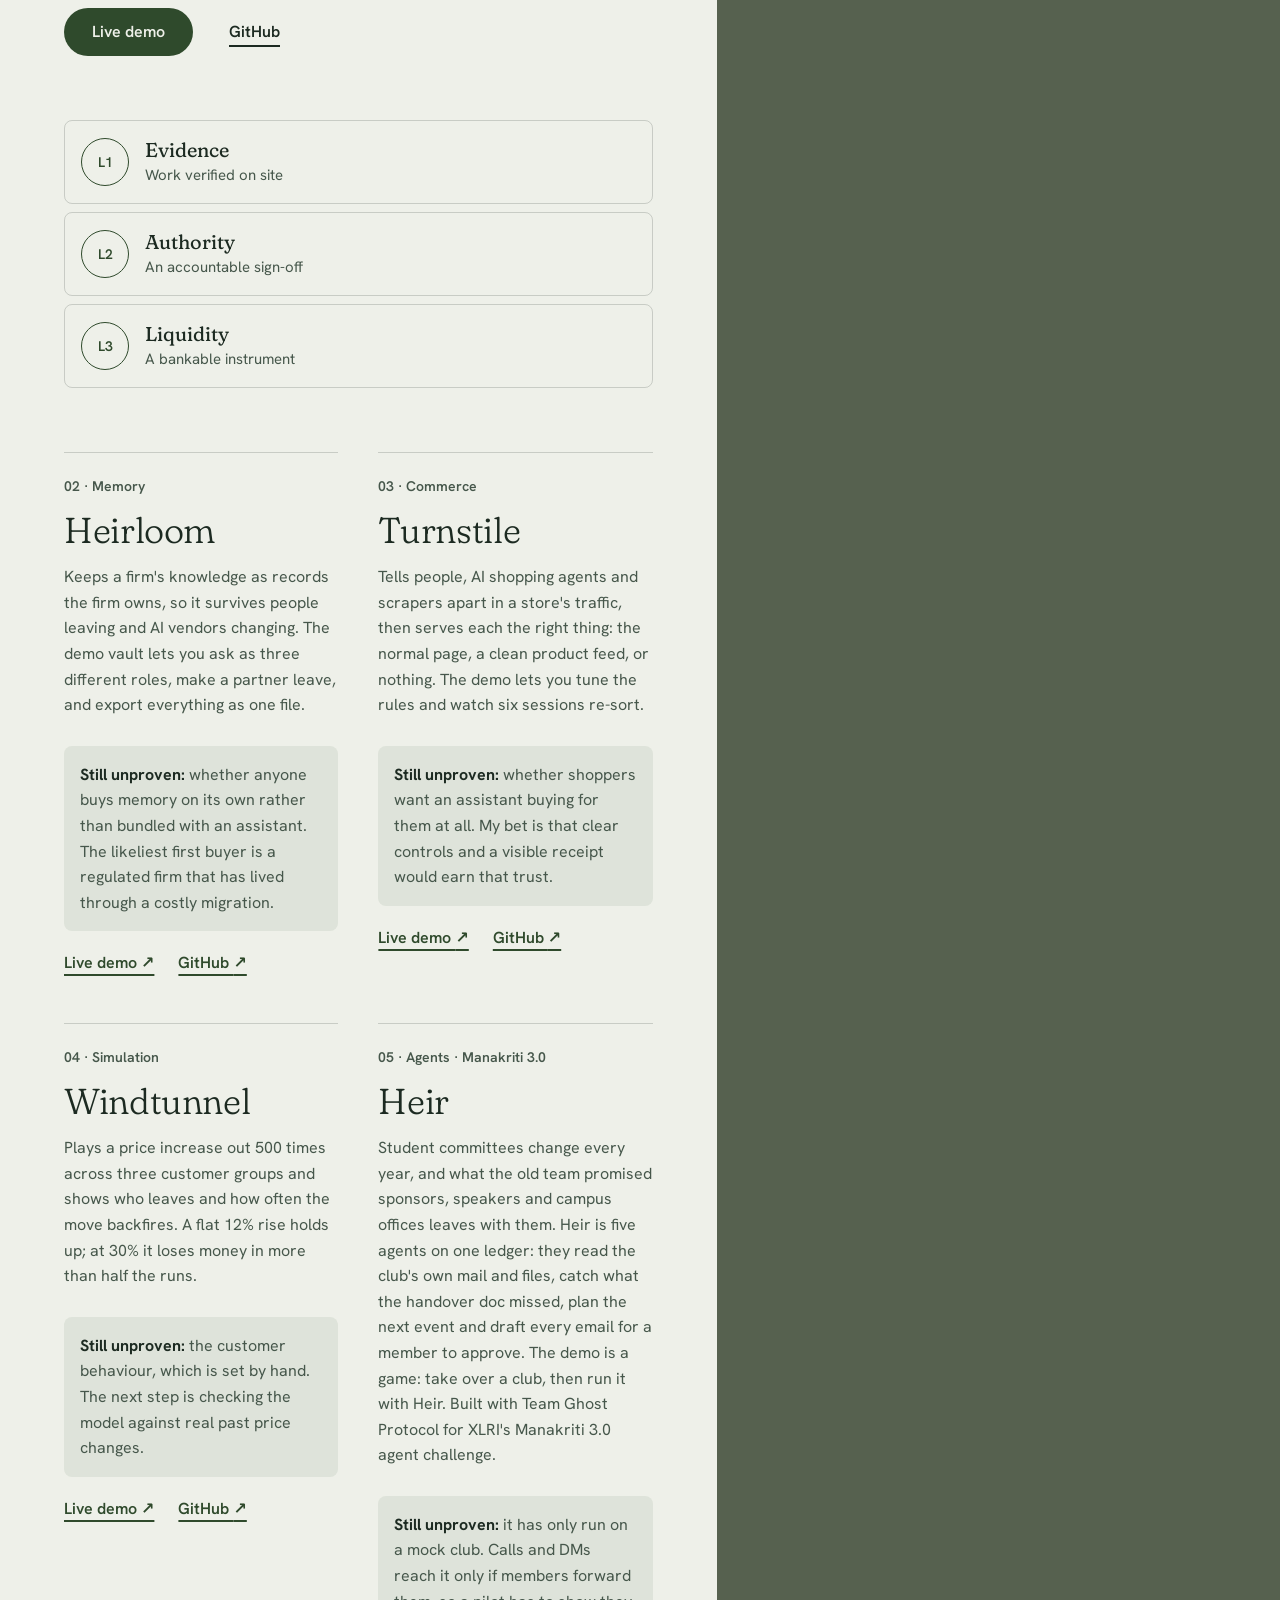
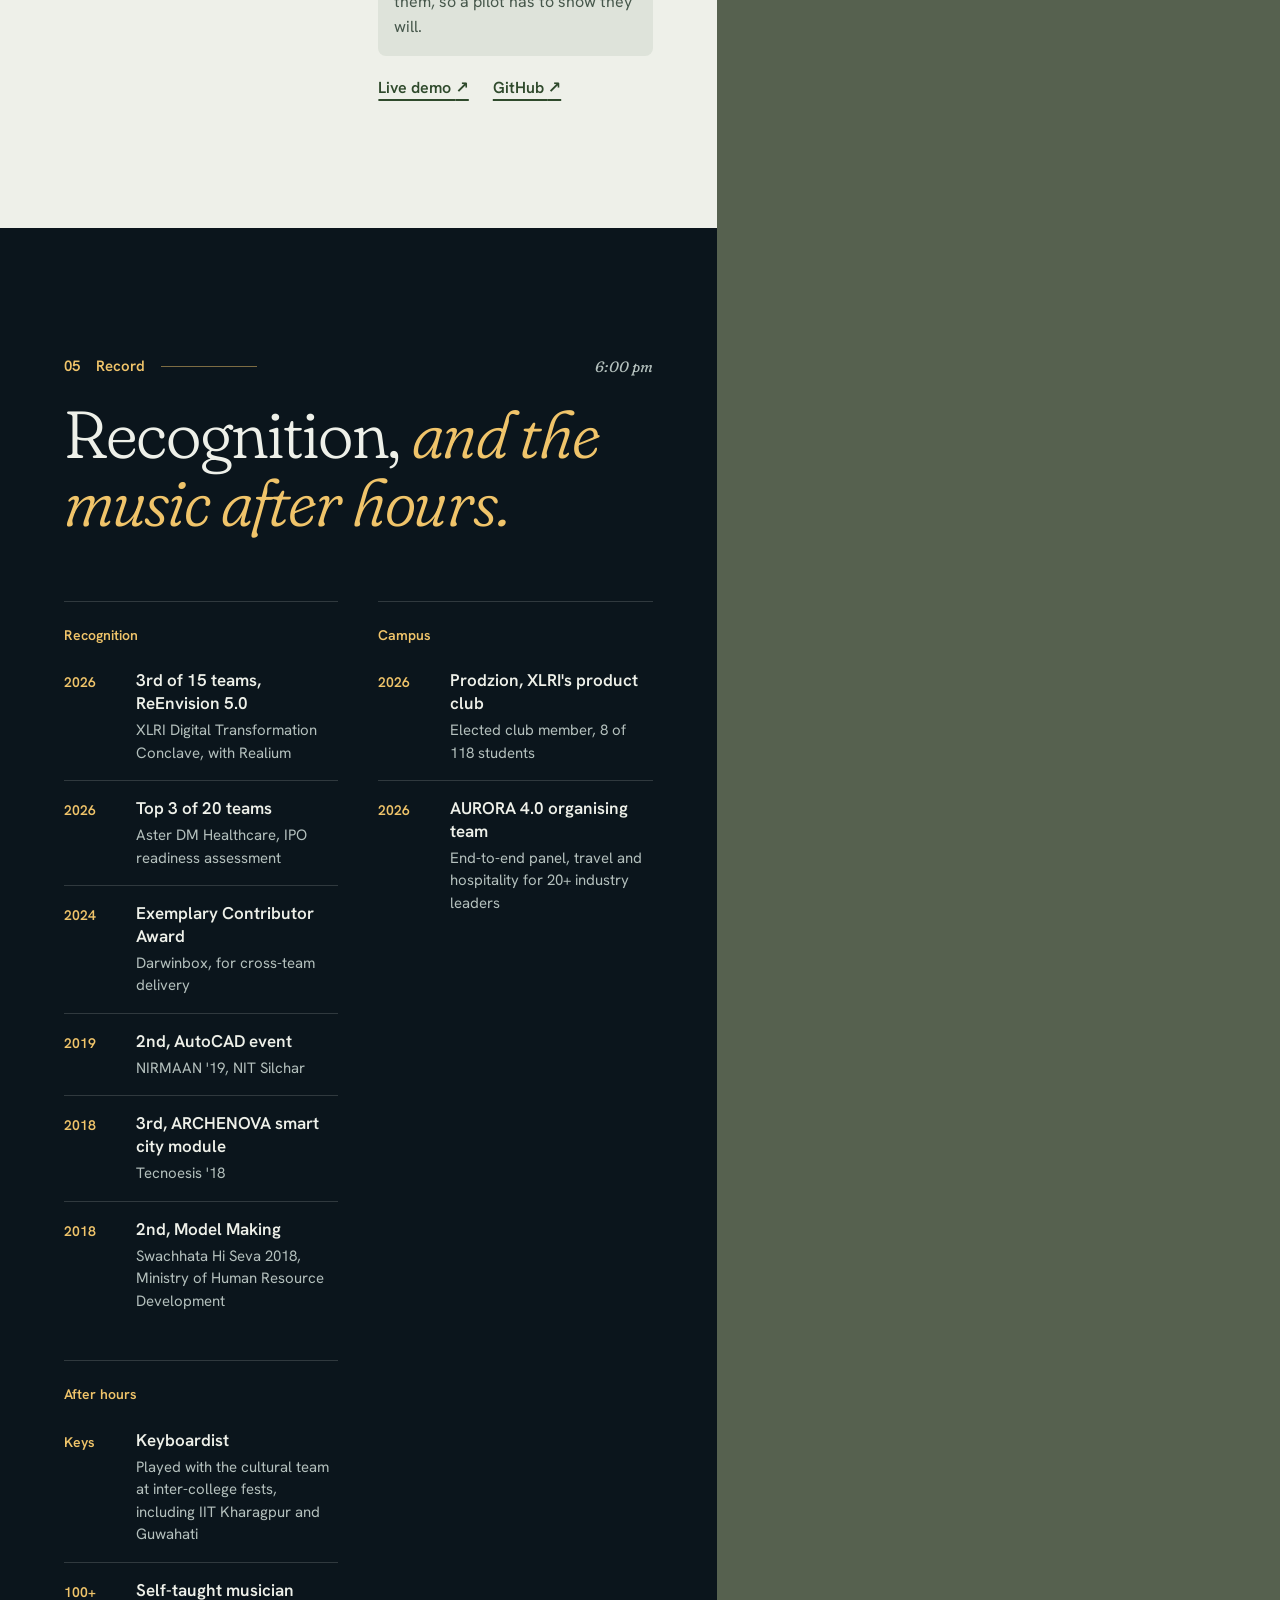
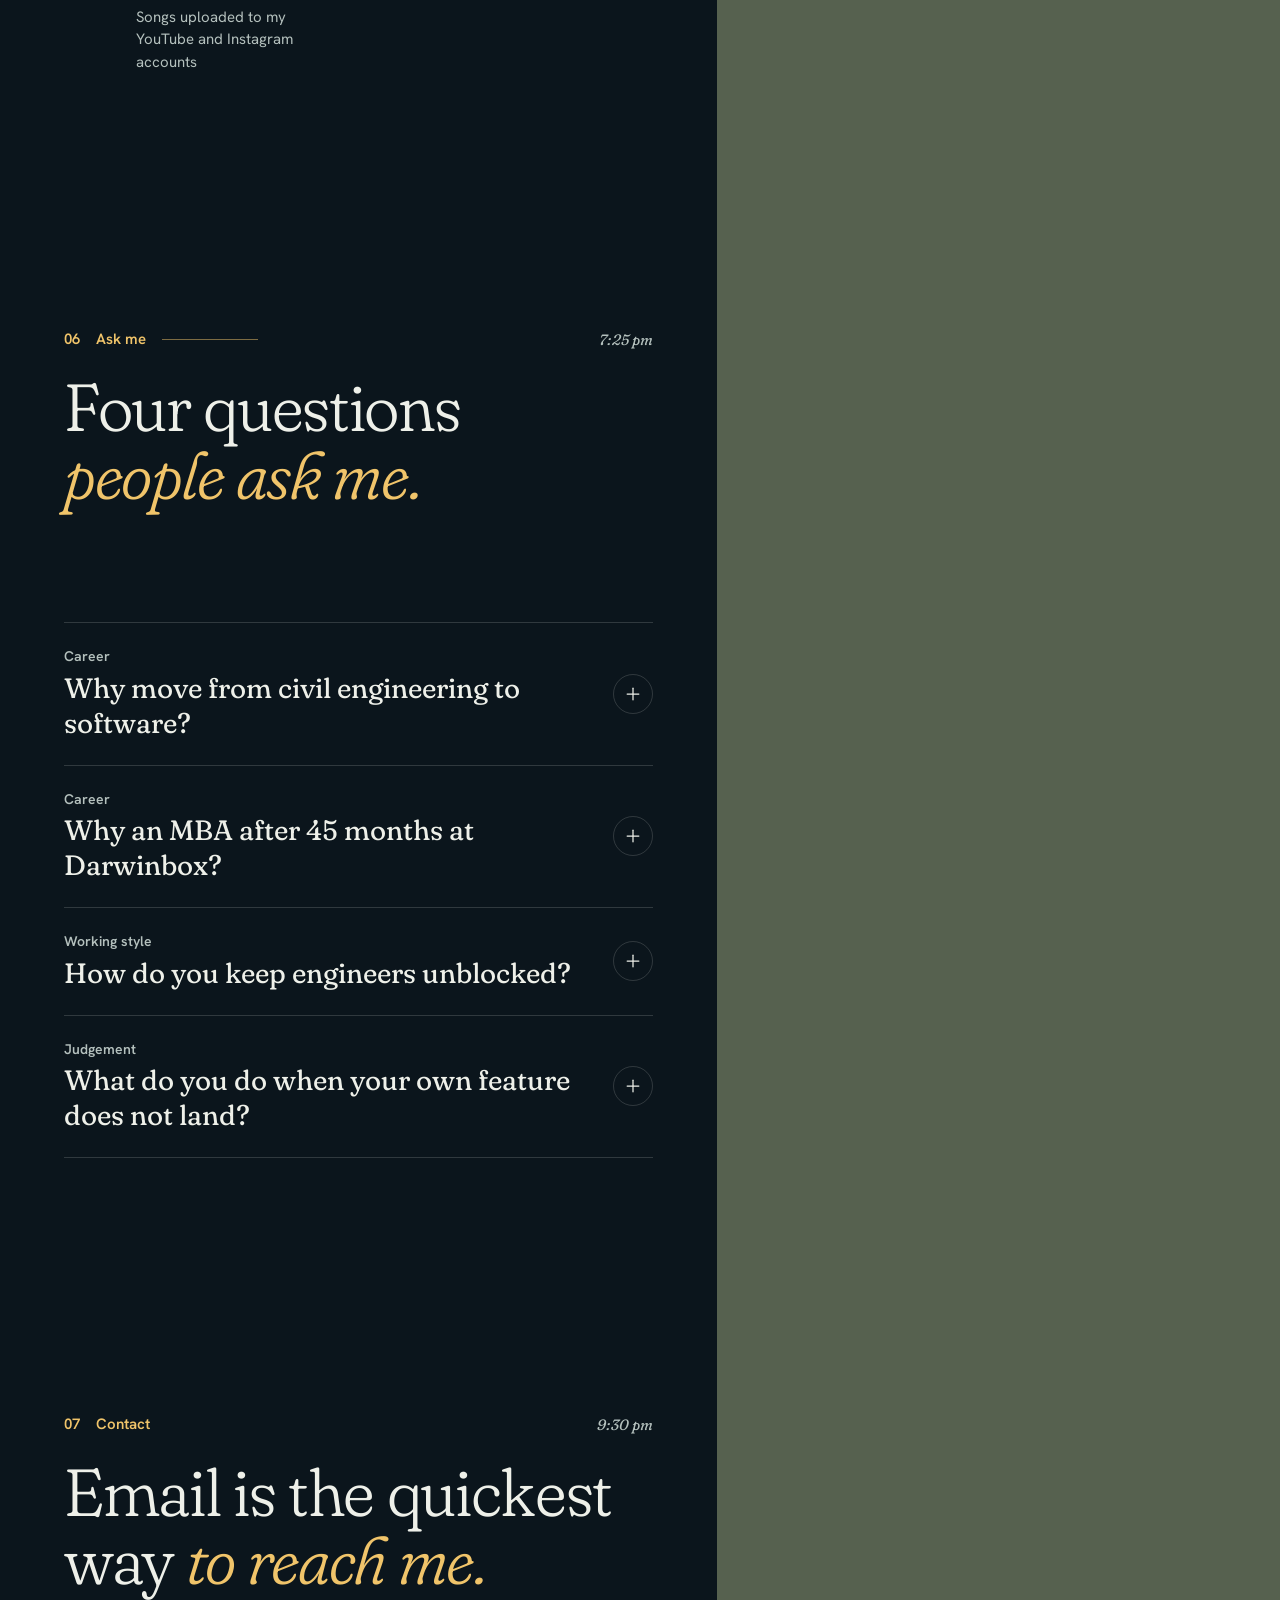
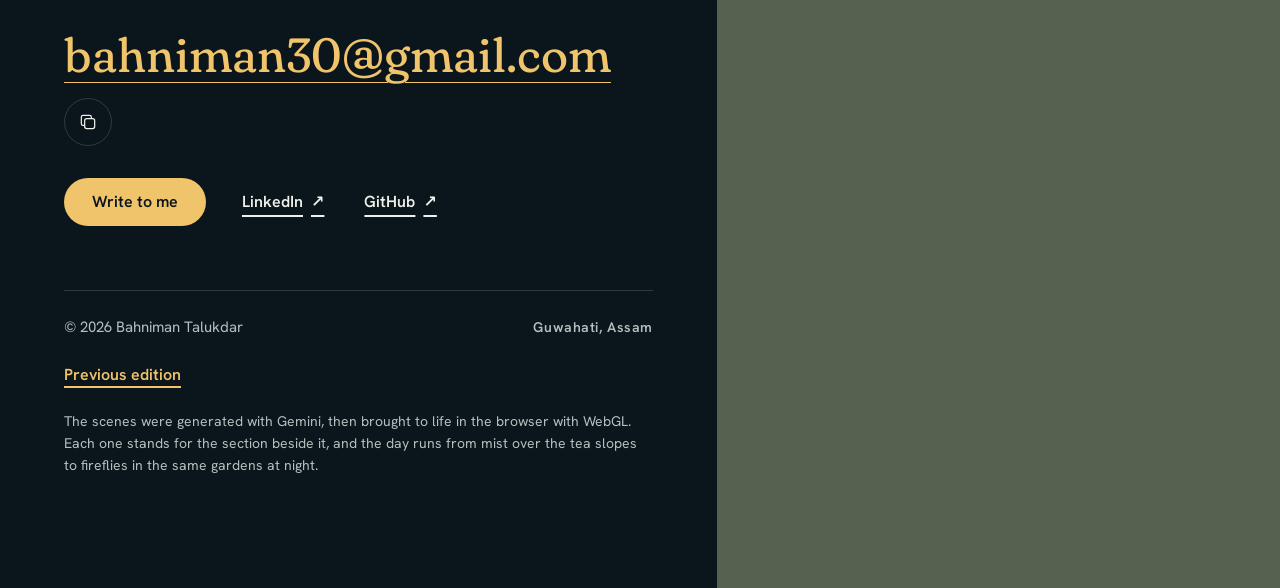
<file: v4/index.html>
<!DOCTYPE html>
<html lang="en">
<head>
<meta charset="utf-8">
<meta name="viewport" content="width=device-width, initial-scale=1, viewport-fit=cover">
<title>Bahniman Talukdar · Product, analytics and strategy</title>
<meta name="description" content="Bahniman Talukdar, from Assam. What I built in 45 months on Core HRMS at Darwinbox, the calls behind it, and what I have done since at XLRI. Three case studies, two games built from real decisions, and the Startup Lab.">
<meta property="og:title" content="Bahniman Talukdar">
<meta property="og:description" content="What I built at Darwinbox, the calls behind it, and two games that let you make the same calls. Now at XLRI.">
<meta property="og:type" content="website">
<meta property="og:url" content="https://bahniman.github.io/v4/">
<meta property="og:image" content="https://bahniman.github.io/og.png">
<meta property="og:image:width" content="1200">
<meta property="og:image:height" content="630">
<meta property="og:image:alt" content="Bahniman Talukdar portfolio: Spec it. Ship it. Then find out what it broke.">
<meta name="twitter:card" content="summary_large_image">
<link rel="canonical" href="https://bahniman.github.io/v4/">
<meta name="theme-color" content="#eef0e9">
<link rel="icon" href="data:image/svg+xml,%3Csvg xmlns='http://www.w3.org/2000/svg' viewBox='0 0 64 64'%3E%3Ccircle cx='32' cy='32' r='32' fill='%232f4a2c'/%3E%3Ctext x='32' y='42' text-anchor='middle' font-family='Georgia,serif' font-style='italic' font-size='30' fill='%23eef0e9'%3Eb%3C/text%3E%3C/svg%3E">
<link rel="preload" href="fonts/fraunces-normal.woff2" as="font" type="font/woff2" crossorigin>
<link rel="preload" href="fonts/hanken-grotesk.woff2" as="font" type="font/woff2" crossorigin>
<link rel="stylesheet" href="style.css">
<script>
  (function () {
    document.documentElement.setAttribute('data-set', 'photo');
    document.documentElement.classList.add('js');
  })();
</script>
</head>
<body>
<div class="scene" aria-hidden="true">
  <div class="still" data-still="tea"></div>
  <canvas id="sceneGl"></canvas>
  <canvas id="sceneFx"></canvas>
</div>

<a class="skip" href="#main">Skip to content</a>

<header class="top" id="top">
  <a class="name" href="#hero" data-go aria-label="Bahniman Talukdar, back to top"><span translate="no">Bahniman Talukdar</span></a>
  <div class="top-end">
    <nav class="nav" aria-label="Sections">
      <a href="#play" data-go>Play</a>
      <a href="#work" data-go>Work</a>
      <a href="#studies" data-go>Cases</a>
      <a href="#lab" data-go>Lab</a>
      <a href="#record" data-go>Record</a>
      <a href="#ask" data-go>Ask</a>
      <a href="#contact" data-go>Contact</a>
    </nav>
    <button class="menu-btn" id="menuBtn" type="button" aria-expanded="false" aria-controls="menu">
      <span class="menu-txt">Menu</span>
    </button>
  </div>
  <div class="menu" id="menu" hidden>
    <nav aria-label="Sections">
      <a href="#play" data-go>Play</a>
      <a href="#work" data-go>Work</a>
      <a href="#studies" data-go>Case studies</a>
      <a href="#lab" data-go>Lab</a>
      <a href="#record" data-go>Record</a>
      <a href="#ask" data-go>Ask</a>
      <a href="#contact" data-go>Contact</a>
    </nav>
  </div>
</header>

<p class="pane-cap" id="paneCap" aria-hidden="true"></p>

<button class="float" id="float" type="button" aria-label="Back to top">
  <svg class="ring" viewBox="0 0 36 36" aria-hidden="true"><circle class="ring-bg" cx="18" cy="18" r="16"/><circle class="ring-fg" id="ring" cx="18" cy="18" r="16" pathLength="100"/><path class="ring-up" d="M18 23V13m-4.5 4.5L18 13l4.5 4.5"/></svg>
  <span class="float-txt"><span class="clock" id="clock">5:30 am</span><span class="float-sec" id="floatSec">Top</span></span>
</button>

<main id="main" tabindex="-1">

<!-- ============ HERO · tea estate at first light ============ -->
<section class="hero" id="hero" data-scene="tea" data-tod="0" aria-labelledby="hero-h">
  <div class="wrap">
    <div class="hero-copy">
      <p class="kick h-in">From Assam · 45 months building enterprise HR software · now at XLRI</p>
      <h1 id="hero-h" class="h-in"><span>Spec it.</span> <span>Ship it.</span> <span class="soft">Then find out what it broke.</span></h1>
      <p class="dek h-in">Home is Assam. I studied civil engineering at NIT Silchar, then spent 45 months at Darwinbox writing the specs that engineering, QA and consultants built from, and reviewing what each release would change. Now I am doing the PGDM in General Management at XLRI.</p>
      <div class="cta h-in">
        <a class="btn pri" href="#studies" data-go>Read the case studies</a>
        <a class="btn" href="#play" data-go>Make two of my calls</a>
        <a class="btn" href="https://www.linkedin.com/in/bahniman-talukdar-ab97a416a" target="_blank" rel="noopener">LinkedIn</a>
      </div>
    </div>
  </div>
  <p class="hero-cue h-in" aria-hidden="true">Scroll, and the day moves with you</p>
</section>

<!-- ============ THE SHORT VERSION ============ -->
<section class="sec glance-sec" id="glance" data-scene="tea" data-tod="0.3" aria-label="The short version">
  <div class="wrap glance-grid">
    <div class="glance reveal">
      <p class="kick">The short version <span class="hour">6:40 am</span></p>
      <dl class="facts">
        <div><dt data-count>45</dt><dd>months at Darwinbox, on Core HRMS</dd></div>
        <div><dt data-count>200+</dt><dd>product specs and edge-case documents owned</dd></div>
        <div><dt data-count>700+</dt><dd>features tagged in Pendo</dd></div>
        <div><dt>Top 3</dt><dd>ReEnvision 5.0, with Realium</dd></div>
      </dl>
      <ul class="rows glance-rows">
        <li><span class="yr">Now</span><div><b>PGDM, General Management</b><small>XLRI · 2026 to 2027</small></div></li>
        <li><span class="yr">Before</span><div><b>Senior Product Analyst</b><small>Darwinbox · Jul 2022 to Mar 2026</small></div></li>
        <li><span class="yr">Degree</span><div><b>B.Tech, Civil Engineering</b><small>NIT Silchar · CGPA 8.99</small></div></li>
        <li><span class="yr">Aiming for</span><div><b>Product management, product analytics, technology consulting</b></div></li>
      </ul>
    </div>
    <div class="glance-side">
      <a class="link-card reveal" href="#studies" data-go>
        <span class="kick sm">Start here · Case study 01</span>
        <b>Low adoption that pointed to a findability problem</b>
        <span class="hp">700+ features tagged, then path data that showed people getting close to features and never reaching them.</span>
        <span class="go">Read it</span>
      </a>
      <a class="link-card reveal" href="#lab" data-go>
        <span class="kick sm">From the Lab · Realium</span>
        <b>A ₹18.6 lakh road bill, 60% paid the day after sign-off</b>
        <span class="hp">3rd of 15 at ReEnvision 5.0. A live demo you can click through.</span>
        <span class="go">See the Lab</span>
      </a>
    </div>
  </div>
</section>

<!-- ============ PLAY ============ -->
<section class="sec" id="play" data-scene="tea" data-tod="0.6" aria-labelledby="play-h">
  <div class="wrap">
    <header class="sec-head reveal">
      <p class="kick"><span class="n">Play</span><span class="hour">7:40 am</span></p>
      <h2 id="play-h">Make the calls I made, <em>then see mine.</em></h2>
      <p class="lede">At Darwinbox almost every change raised two questions: what will this break, and will the people using it understand it. Each game puts you in front of six of those decisions, then shows the reasoning I would have used.</p>
    </header>

    <div class="arc-pick grid-2" id="arcPick">
      <article class="game reveal">
        <p class="kick sm">Game 1 · 6 rounds · 60 seconds each</p>
        <h3>Spot the edge cases</h3>
        <p>A feature request lands and it sounds small. Find everything it breaks before the clock runs out, then see what you missed and why.</p>
        <div class="game-foot"><button type="button" class="btn pri" data-play="edge">Play</button><span class="best-score" id="bestEdge"></span></div>
      </article>
      <article class="game reveal">
        <p class="kick sm">Game 2 · 6 rounds · about 3 minutes</p>
        <h3>Name the setting</h3>
        <p>A new HR admin has to find the right switch in their first week. Pick the label they would understand without asking anyone.</p>
        <div class="game-foot"><button type="button" class="btn pri" data-play="label">Play</button><span class="best-score" id="bestLabel"></span></div>
      </article>
    </div>

    <div class="stage" id="stage" hidden>
      <div class="stage-bar">
        <button type="button" class="back" id="stageBack"><svg viewBox="0 0 24 24" aria-hidden="true"><path d="M15 6l-6 6 6 6"/></svg>Both games</button>
        <p class="stage-title" id="stageTitle"></p>
        <ol class="dots" id="dots" aria-hidden="true"></ol>
        <span class="g-timer" id="gTimer" hidden><i></i><span>60s</span></span>
      </div>
      <div class="stage-body" id="stageBody"></div>
    </div>
  </div>
</section>

<!-- ============ THROUGHLINE ============ -->
<section class="sec" id="path" data-scene="bridge" data-tod="1.0" aria-labelledby="path-h">
  <div class="wrap">
    <header class="sec-head-in reveal">
      <p class="kick"><span class="n">01</span>Throughline <span class="hour">8:40 am</span></p>
      <h2 id="path-h">From site drawings <em>to software specs.</em></h2>
    </header>
    <ol class="path">
      <li class="reveal">
        <p class="kick sm">2018 → 2022</p>
        <h3>Civil engineering</h3>
        <p class="org">NIT Silchar · B.Tech · CGPA 8.99</p>
        <p>Most of my family are civil engineers in government service, and I picked the branch over the others my JEE rank allowed. What I kept from it is the habit of settling a design on paper before work starts on site.</p>
      </li>
      <li class="reveal">
        <p class="kick sm">2022 → 2026</p>
        <h3>Product</h3>
        <p class="org">Darwinbox · Product Analyst → Senior Product Analyst</p>
        <p>I joined Darwinbox through campus placements. My role focused on defining product requirements and documenting them clearly for engineering, QA and consultants. Promoted in April 2025.</p>
      </li>
      <li class="reveal">
        <p class="kick sm">2026 → 2027</p>
        <h3>Management</h3>
        <p class="org">XLRI · PGDM, General Management</p>
        <p>I wanted to build on my product experience with a broader business perspective. My manager and director, both XLRI alumni, encouraged me to apply. XAT 94.88 percentile, 99.67 in Quant and DI.</p>
      </li>
    </ol>
  </div>
</section>

<!-- ============ WORK ============ -->
<section class="sec" id="work" data-scene="rootbridge" data-tod="1.3" aria-labelledby="work-h">
  <div class="wrap">
    <header class="sec-head work-head reveal">
      <div>
        <p class="kick"><span class="n">02</span>Work <span class="hour">9:50 am</span></p>
        <h2 id="work-h">Darwinbox, <em>and the module everything else stands on.</em></h2>
        <p class="meta">Jul 2022 → Mar 2026 · 45 months · Hyderabad</p>
      </div>
      <div>
        <p class="lede">Darwinbox sells HR software to large companies across Asia, the Middle East, Europe and North America. I worked on Core HRMS, the part every other module depends on: employee records, organisation structure, access control and bulk imports.</p>
        <ul class="badges">
          <li>Exemplary Contributor Award, 2024</li>
          <li>Promoted to Senior Product Analyst, Apr 2025</li>
          <li>Mentored 3 junior analysts</li>
        </ul>
      </div>
    </header>

    <div class="grid-3">
      <article class="item reveal">
        <p class="kick sm">Specs</p>
        <div class="fig"><b data-count>200+</b><span>product specs</span></div>
        <h3>Engineering-ready specs</h3>
        <p>The count is from Confluence: feature PRDs, change specs and edge-case documents I owned across Core, Travel and shared components. These included edge cases and acceptance criteria up front, giving engineering a shared implementation reference and QA explicit test conditions. I also worked on the Core HRMS roadmap with a Senior PM.</p>
      </article>
      <article class="item reveal">
        <p class="kick sm">Analytics</p>
        <div class="fig"><b data-count>700+</b><span>features tagged</span></div>
        <h3>Usage tracking in Pendo</h3>
        <p>I defined a consistent, searchable tagging taxonomy and maintained it as the UI changed, keeping adoption records comparable. This supported three continuous years of records and gave roadmap discussions a usage-data reference alongside client feedback and escalations.</p>
      </article>
      <article class="item reveal">
        <p class="kick sm">Research</p>
        <div class="fig"><b data-count>24,000+</b><span>survey responses</span></div>
        <h3>From survey to backlog</h3>
        <p>I set up in-app feedback for the new Profile page within days of its release. 24,000+ responses came back, and I sorted them with Engineering and QA into a ranked backlog for the same quarter. The page scored 4.3 out of 5.</p>
      </article>
      <article class="item reveal">
        <p class="kick sm">Analytics</p>
        <div class="fig"><b data-count>45%</b><span>less time on key actions</span></div>
        <h3>Measuring the Dashboard revamp</h3>
        <p>I owned the measurement behind the Dashboard revamp, not its design. I instrumented the old dashboard, defined the key actions people came to do, timed them, and ran the same measurement on the redesign. Across 322,000+ users, time on those actions fell 45% while completions held or rose, so people were finishing faster, not giving up. The analysis became the business case for further platform investment.</p>
      </article>
      <article class="item reveal">
        <p class="kick sm">Localisation</p>
        <div class="fig"><b data-count>10+</b><span>languages</span></div>
        <h3>Translation workflow</h3>
        <p>I owned the platform's translation workflow so the product team could manage routine updates independently. Each release I checked the languages I covered and used feedback from native-speaking clients to validate meaning and context.</p>
      </article>
      <article class="item reveal">
        <p class="kick sm">Quality</p>
        <div class="fig"><b data-count>100+</b><span>issues caught</span></div>
        <h3>Pre-release reviews</h3>
        <p>I logged 100+ issues during pre-release reviews, helping resolve them before they reached clients. I also audited the settings screens and, with UX and engineering, regrouped 50+ settings to make their names and placement more consistent.</p>
      </article>
    </div>

    <div class="spec reveal" aria-labelledby="spec-h">
      <div class="spec-head">
        <p class="kick">Inside a spec</p>
        <h3 id="spec-h">Eight questions every PRD had to answer</h3>
        <p>The readers included founders, the Product Head, marketing, implementation consultants and release-note authors. I used their questions to clarify the document and make it a more useful reference for everyone involved.</p>
        <div class="spec-meter"><span class="spec-bar" aria-hidden="true"><i id="specBar"></i></span><p class="spec-status" id="specStatus" aria-live="polite">Tick each one off · 0 of 8</p></div>
      </div>
      <ol class="spec-list">
        <li><button type="button" aria-pressed="false"><i class="ck" aria-hidden="true"><svg viewBox="0 0 24 24"><path d="M5 12.5l4.5 4.5L19 7.5"/></svg></i><span class="no">01</span>Current behaviour</button></li>
        <li><button type="button" aria-pressed="false"><i class="ck" aria-hidden="true"><svg viewBox="0 0 24 24"><path d="M5 12.5l4.5 4.5L19 7.5"/></svg></i><span class="no">02</span>Reason for the change</button></li>
        <li><button type="button" aria-pressed="false"><i class="ck" aria-hidden="true"><svg viewBox="0 0 24 24"><path d="M5 12.5l4.5 4.5L19 7.5"/></svg></i><span class="no">03</span>Impact on other modules</button></li>
        <li><button type="button" aria-pressed="false"><i class="ck" aria-hidden="true"><svg viewBox="0 0 24 24"><path d="M5 12.5l4.5 4.5L19 7.5"/></svg></i><span class="no">04</span>Where it sits in the UI</button></li>
        <li><button type="button" aria-pressed="false"><i class="ck" aria-hidden="true"><svg viewBox="0 0 24 24"><path d="M5 12.5l4.5 4.5L19 7.5"/></svg></i><span class="no">05</span>Paid-feature dependencies</button></li>
        <li><button type="button" aria-pressed="false"><i class="ck" aria-hidden="true"><svg viewBox="0 0 24 24"><path d="M5 12.5l4.5 4.5L19 7.5"/></svg></i><span class="no">06</span>Import, cron and API impacts</button></li>
        <li><button type="button" aria-pressed="false"><i class="ck" aria-hidden="true"><svg viewBox="0 0 24 24"><path d="M5 12.5l4.5 4.5L19 7.5"/></svg></i><span class="no">07</span>Notification variable changes</button></li>
        <li><button type="button" aria-pressed="false"><i class="ck" aria-hidden="true"><svg viewBox="0 0 24 24"><path d="M5 12.5l4.5 4.5L19 7.5"/></svg></i><span class="no">08</span>Migration of existing data</button></li>
      </ol>
    </div>
  </div>
</section>


<!-- ============ CASE STUDIES · the river ============ -->
<section class="sec" id="studies" data-scene="majuli" data-tod="2.0" aria-labelledby="studies-h">
  <div class="wrap">
    <header class="sec-head reveal">
      <p class="kick"><span class="n">03</span>Case studies <span class="hour">12:40 pm</span></p>
      <h2 id="studies-h">Three problems, <em>from the first signal to the result.</em></h2>
    </header>
    <div class="case-tabs reveal" role="tablist" aria-label="Case studies">
      <button type="button" role="tab" id="tab-c1" aria-controls="c1" aria-selected="true"><span class="no">01</span>Product analytics</button>
      <button type="button" role="tab" id="tab-c2" aria-controls="c2" aria-selected="false" tabindex="-1"><span class="no">02</span>Localisation</button>
      <button type="button" role="tab" id="tab-c3" aria-controls="c3" aria-selected="false" tabindex="-1"><span class="no">03</span>Strategy</button>
    </div>
    <div class="studies">
      <article class="study" id="c1" role="tabpanel" aria-labelledby="tab-c1">
        <p class="kick sm">Case study 01 · Product analytics · Darwinbox</p>
        <h3>Low adoption that pointed to a findability problem</h3>
        <dl class="steps">
          <div><dt>The problem</dt><dd>Pendo was available, but used mainly for surveys. Without consistent feature-level tracking, it was difficult to assess adoption after a release. Roadmap discussions relied heavily on client feedback and escalations.</dd></div>
          <div><dt>What I did</dt><dd>I took Pendo on, defined a tagging taxonomy and tagged 700+ features, then built funnel and path views over the key Core flows: imports, lifecycle changes and settings.</dd></div>
          <div><dt>The call</dt><dd>Low adoption could reflect limited demand or difficulty finding a feature. The path data pointed to the latter: people entered nearby flows but never reached those features. I prioritised plain-language setting names, help text and clearer placement before recommending replacement builds.</dd></div>
          <div><dt>What happened</dt><dd>We shipped clearer names, help text and a reorganisation of existing settings to improve findability and comprehension. The same approach informed the broader settings audit described in Work.</dd></div>
        </dl>
      </article>
      <article class="study" id="c2" role="tabpanel" aria-labelledby="tab-c2">
        <p class="kick sm">Case study 02 · Localisation · Darwinbox</p>
        <h3>Making localisation work in context</h3>
        <dl class="steps">
          <div><dt>The problem</dt><dd>Strings were translated individually and hard-coded. Feedback from native-speaking clients showed that some literal translations did not fit the context in which they appeared.</dd></div>
          <div><dt>The foundation</dt><dd>An earlier centralisation effort brought translations into an internal page and established a shared foundation. Building on that work, I focused on a workflow for client-facing teams, with clearer navigation, defined access and ownership, and a consistent way to update strings across PHP and Angular.</dd></div>
          <div><dt>The call</dt><dd>I mapped the recurring issues across settings and their dependencies and raised the workflow improvements for the roadmap. When the work was prioritised, I owned the PRD end to end. I built on the existing approach, focusing on clear access, ownership and update steps so the product team could manage routine translations independently.</dd></div>
          <div><dt>What happened</dt><dd>Product teams could manage routine translation updates without engineering support each cycle. Turnaround improved from waiting for a sprint to the same release cycle, across 10+ languages.</dd></div>
        </dl>
      </article>
      <article class="study" id="c3" role="tabpanel" aria-labelledby="tab-c3">
        <p class="kick sm">Case study 03 · Strategy · XLRI</p>
        <h3>An IPO-readiness deck where every number had to survive a question</h3>
        <dl class="steps">
          <div><dt>The problem</dt><dd>Our team assessed for a panel whether Aster DM Healthcare's Gulf business was organisationally ready for an IPO. The argument rested on listed-peer comparisons, regulation and penalty figures, and much of that first turned up in secondary sources.</dd></div>
          <div><dt>What I did</dt><dd>Before we presented, I traced every figure in our deck to a primary or named source, with one rule: anything that could not be traced was removed, not softened.</dd></div>
          <div><dt>The call</dt><dd>One check involved two sourced figures: one listed peer's share-price decline since its IPO and another's twelve-month decline. The periods differed, so I found the second peer's offer price and restated both on the same basis. The review also aligned a penalty figure with the applicable company-size band and narrowed a legal claim to what the source supported.</dd></div>
          <div><dt>What happened</dt><dd>Eight corrections completed before the panel, and a top 3 finish out of 20 teams. Where a figure could not be verified, such as the cost of a readiness programme, the deck identified who would need to assess it.</dd></div>
        </dl>
      </article>
    </div>
  </div>
</section>

<!-- ============ LAB · the river ============ -->
<section class="sec" id="lab" data-scene="bamboo" data-tod="2.6" aria-labelledby="lab-h">
  <div class="wrap">
    <header class="sec-head split reveal">
      <div>
        <p class="kick"><span class="n">04</span>Startup Lab <span class="hour">2:50 pm</span></p>
        <h2 id="lab-h">Five prototypes <em>you can walk through.</em></h2>
      </div>
      <p class="lede">Each one has a working demo you can click through, and the code for all five is public on GitHub. The other four also say plainly what is still unproven.</p>
    </header>

    <article class="feature reveal">
      <div class="feature-copy">
        <p class="kick sm">01 · Settlement · Top 3, ReEnvision 5.0</p>
        <h3>Realium</h3>
        <p class="big">A ₹18.6 lakh road bill, 60% paid the day after sign-off.</p>
        <p>Public-works contractors wait months to be paid for finished work. Realium turns site-verified progress and an engineer's accountable sign-off into a claim a bank will fund. In the worked example 97% of the bill reaches the contractor, against 92.7% if they borrow informally at 18%. Our team placed 3rd of 15 at ReEnvision 5.0, XLRI's Digital Transformation Conclave, in July 2026. My slides covered the three layers below.</p>
        <div class="links">
          <a class="btn pri" href="https://bahniman.github.io/realium/" target="_blank" rel="noopener">Live demo</a>
          <a class="btn" href="https://github.com/Bahniman/realium" target="_blank" rel="noopener">GitHub</a>
        </div>
      </div>
      <ol class="chain" aria-label="Realium's three layers">
        <li><span class="no">L1</span><b>Evidence</b><small>Work verified on site</small></li>
        <li><span class="no">L2</span><b>Authority</b><small>An accountable sign-off</small></li>
        <li><span class="no">L3</span><b>Liquidity</b><small>A bankable instrument</small></li>
      </ol>
    </article>

    <ul class="grid-2 projects">
      <li class="reveal">
        <p class="kick sm">02 · Memory</p>
        <h3>Heirloom</h3>
        <p>Keeps a firm's knowledge as records the firm owns, so it survives people leaving and AI vendors changing. The demo vault lets you ask as three different roles, make a partner leave, and export everything as one file.</p>
        <p class="unproven"><b>Still unproven:</b> whether anyone buys memory on its own rather than bundled with an assistant. The likeliest first buyer is a regulated firm that has lived through a costly migration.</p>
        <div class="plinks"><a href="https://bahniman.github.io/heirloom/" target="_blank" rel="noopener">Live demo <span aria-hidden="true">↗</span></a><a href="https://github.com/Bahniman/heirloom" target="_blank" rel="noopener">GitHub <span aria-hidden="true">↗</span></a></div>
      </li>
      <li class="reveal">
        <p class="kick sm">03 · Commerce</p>
        <h3>Turnstile</h3>
        <p>Tells people, AI shopping agents and scrapers apart in a store's traffic, then serves each the right thing: the normal page, a clean product feed, or nothing. The demo lets you tune the rules and watch six sessions re-sort.</p>
        <p class="unproven"><b>Still unproven:</b> whether shoppers want an assistant buying for them at all. My bet is that clear controls and a visible receipt would earn that trust.</p>
        <div class="plinks"><a href="https://bahniman.github.io/turnstile/" target="_blank" rel="noopener">Live demo <span aria-hidden="true">↗</span></a><a href="https://github.com/Bahniman/turnstile" target="_blank" rel="noopener">GitHub <span aria-hidden="true">↗</span></a></div>
      </li>
      <li class="reveal">
        <p class="kick sm">04 · Simulation</p>
        <h3>Windtunnel</h3>
        <p>Plays a price increase out 500 times across three customer groups and shows who leaves and how often the move backfires. A flat 12% rise holds up; at 30% it loses money in more than half the runs.</p>
        <p class="unproven"><b>Still unproven:</b> the customer behaviour, which is set by hand. The next step is checking the model against real past price changes.</p>
        <div class="plinks"><a href="https://bahniman.github.io/windtunnel/" target="_blank" rel="noopener">Live demo <span aria-hidden="true">↗</span></a><a href="https://github.com/Bahniman/windtunnel" target="_blank" rel="noopener">GitHub <span aria-hidden="true">↗</span></a></div>
      </li>
      <li class="reveal">
        <p class="kick sm">05 · Agents · Manakriti 3.0</p>
        <h3>Heir</h3>
        <p>Student committees change every year, and what the old team promised sponsors, speakers and campus offices leaves with them. Heir is five agents on one ledger: they read the club's own mail and files, catch what the handover doc missed, plan the next event and draft every email for a member to approve. The demo is a game: take over a club, then run it with Heir. Built with Team Ghost Protocol for XLRI's Manakriti 3.0 agent challenge.</p>
        <p class="unproven"><b>Still unproven:</b> it has only run on a mock club. Calls and DMs reach it only if members forward them, so a pilot has to show they will.</p>
        <div class="plinks"><a href="https://bahniman.github.io/heir/" target="_blank" rel="noopener">Live demo <span aria-hidden="true">↗</span></a><a href="https://github.com/Bahniman/heir" target="_blank" rel="noopener">GitHub <span aria-hidden="true">↗</span></a></div>
      </li>
    </ul>
  </div>
</section>


<!-- ============ RECORD · the root bridge ============ -->
<section class="sec night" id="record" data-scene="river" data-tod="3.0" aria-labelledby="record-h">
  <div class="wrap">
    <header class="sec-head reveal">
      <p class="kick"><span class="n">05</span>Record <span class="hour">6:20 pm</span></p>
      <h2 id="record-h">Recognition, <em>and the music after hours.</em></h2>
    </header>
    <div class="grid-3 record">
      <div class="reveal">
        <p class="kick sm">Recognition</p>
        <ul class="rows">
          <li><span class="yr">2026</span><div><b>3rd of 15 teams, ReEnvision 5.0</b><small>XLRI Digital Transformation Conclave, with Realium</small></div></li>
          <li><span class="yr">2026</span><div><b>Top 3 of 20 teams</b><small>Aster DM Healthcare, IPO readiness assessment</small></div></li>
          <li><span class="yr">2024</span><div><b>Exemplary Contributor Award</b><small>Darwinbox, for cross-team delivery</small></div></li>
          <li><span class="yr">2019</span><div><b>2nd, AutoCAD event</b><small>NIRMAAN '19, NIT Silchar</small></div></li>
          <li><span class="yr">2018</span><div><b>3rd, ARCHENOVA smart city module</b><small>Tecnoesis '18</small></div></li>
          <li><span class="yr">2018</span><div><b>2nd, Model Making</b><small>Swachhata Hi Seva 2018, Ministry of Human Resource Development</small></div></li>
        </ul>
      </div>
      <div class="reveal">
        <p class="kick sm">Campus</p>
        <ul class="rows">
          <li><span class="yr">2026</span><div><b>Prodzion, XLRI's product club</b><small>Elected club member, 8 of 118 students</small></div></li>
          <li><span class="yr">2026</span><div><b>AURORA 4.0 organising team</b><small>End-to-end panel, travel and hospitality for 20+ industry leaders</small></div></li>
        </ul>
      </div>
      <div class="reveal">
        <p class="kick sm">After hours</p>
        <ul class="rows">
          <li><span class="yr">Keys</span><div><b>Keyboardist</b><small>Played with the cultural team at inter-college fests, including IIT Kharagpur and Guwahati</small></div></li>
          <li><span class="yr">100+</span><div><b>Self-taught musician</b><small>Songs uploaded to my YouTube and Instagram accounts</small></div></li>
        </ul>
      </div>
    </div>
  </div>
</section>

<!-- ============ ASK ============ -->
<section class="sec night" id="ask" data-scene="river" data-tod="3.4" aria-labelledby="ask-h">
  <div class="wrap">
    <header class="sec-head-in reveal">
      <p class="kick"><span class="n">06</span>Ask me <span class="hour">7:45 pm</span></p>
      <h2 id="ask-h">Four questions <em>people ask me.</em></h2>
    </header>
    <div class="asks reveal">
      <details class="ask">
        <summary><span class="kick sm">Career</span><b>Why move from civil engineering to software?</b><span class="rv" aria-hidden="true"><svg viewBox="0 0 24 24"><path class="v" d="M12 5v14"/><path d="M5 12h14"/></svg></span></summary>
        <div class="ans"><p>Civil engineering is still close to me. Most of my family works in it, and I still enjoy seeing how things get built. Darwinbox came to campus early, and I applied out of curiosity. Moving into product work showed me how the habit of planning a build in detail could carry over to software. A PRD does for a software team what a good drawing does for a site. I found a new setting in which to use that skill.</p></div>
      </details>
      <details class="ask">
        <summary><span class="kick sm">Career</span><b>Why an MBA after 45 months at Darwinbox?</b><span class="rv" aria-hidden="true"><svg viewBox="0 0 24 24"><path class="v" d="M12 5v14"/><path d="M5 12h14"/></svg></span></summary>
        <div class="ans"><p>I wanted to build on my product experience and develop a broader business perspective. Working with my manager and director helped me understand how decisions bring client needs, team priorities and business goals together. Both are XLRI alumni and encouraged and supported my application.</p></div>
      </details>
      <details class="ask">
        <summary><span class="kick sm">Working style</span><b>How do you keep engineers unblocked?</b><span class="rv" aria-hidden="true"><svg viewBox="0 0 24 24"><path class="v" d="M12 5v14"/><path d="M5 12h14"/></svg></span></summary>
        <div class="ans"><p>I documented edge cases, acceptance criteria and dependencies in each PRD. Before the coming sprint, I coordinated with the developers taking up the work and scheduled a knowledge transfer. The document and handover established a shared understanding, while follow-up discussions focused on decisions that needed clarification.</p></div>
      </details>
      <details class="ask">
        <summary><span class="kick sm">Judgement</span><b>What do you do when your own feature does not land?</b><span class="rv" aria-hidden="true"><svg viewBox="0 0 24 24"><path class="v" d="M12 5v14"/><path d="M5 12h14"/></svg></span></summary>
        <div class="ans"><p>Features I owned reached anywhere from 5% to 60% account-level adoption, and one I had high hopes for was at the low end. I initially thought rollout might explain it, then reviewed the drop-off data and reconsidered the design. The evidence did not support the value I had expected it to deliver. I would rather test my assumptions during planning than have clients encounter avoidable limitations after release.</p></div>
      </details>
    </div>
  </div>
</section>

<!-- ============ CONTACT · night, fireflies ============ -->
<section class="sec night contact" id="contact" data-scene="night" data-tod="4" aria-labelledby="contact-h">
  <div class="wrap">
    <div class="contact-in reveal">
      <p class="kick"><span class="n">07</span>Contact <span class="hour">9:30 pm</span></p>
      <h2 id="contact-h">Email is the quickest way <em>to reach me.</em></h2>
      <div class="mail">
        <a href="mailto:bahniman30@gmail.com" class="mail-link">bahniman30@gmail.com</a>
        <button class="copy" type="button" id="copy" aria-label="Copy email address">
          <svg viewBox="0 0 24 24" aria-hidden="true"><rect x="8" y="8" width="12" height="12" rx="2.5"/><path d="M16 8V6a2 2 0 0 0-2-2H6a2 2 0 0 0-2 2v8a2 2 0 0 0 2 2h2"/></svg>
        </button>
        <span class="copied" id="copied" role="status" aria-live="polite"></span>
      </div>
      <div class="links">
        <a class="btn pri" href="mailto:bahniman30@gmail.com">Write to me</a>
        <a class="btn" href="https://www.linkedin.com/in/bahniman-talukdar-ab97a416a" target="_blank" rel="noopener">LinkedIn <span aria-hidden="true">↗</span></a>
        <a class="btn" href="https://github.com/Bahniman" target="_blank" rel="noopener">GitHub <span aria-hidden="true">↗</span></a>
      </div>
    </div>
    <footer class="foot">
      <div class="foot-row">
        <span>© 2026 Bahniman Talukdar</span>
        <span class="caps">Guwahati, Assam</span>
      </div>
      <div class="foot-row">
        <a class="foot-link" href="../">Previous edition</a>
      </div>
      <p class="credit">The scenes were generated with Gemini, then brought to life in the browser with WebGL. Each one stands for the section beside it, and the day runs from mist over the tea slopes to fireflies in the same gardens at night.</p>
    </footer>
  </div>
</section>

</main>

<script src="lenis.min.js" defer></script>
<script src="scene.js" defer></script>
<script src="ui.js" defer></script>
<script src="games.js" defer></script>
</body>
</html>
</file>
<file: site.css>
/* Bahniman Talukdar · portfolio
   Riso poster: cream paper, ink outlines, two overprinted inks (blue, pink) and a yellow sticker.
   Inks overlap with multiply on paper and screen on the dark theme, like a real risograph. */

:root{
  --paper:#f3ecdf;--card:#fffaf1;--hover:#f1e7d6;--cont:#ebe1cf;
  --ink:#1d1a16;--body:#3a342c;--sec:#665e52;--muted:#8a8172;
  --line:rgba(29,26,22,.14);--line-2:rgba(29,26,22,.3);
  --blue:#1f5cff;--blue-fill:#1f5cff;--pink:#ff4fa3;--yellow:#ffe14f;--on-blue:#fffaf1;
  --tan:#c81d72;--tan-bg:rgba(255,79,163,.14);--pink-display:#e83e94;
  --emer:#184cde;--emer-l:#1f5cff;--emer-bg:rgba(31,92,255,.12);
  --amber:#6f5200;--amber-l:#e0b400;--amber-bg:rgba(255,225,79,.5);
  --rose:#b81766;--rose-l:#ff4fa3;--rose-bg:rgba(255,79,163,.16);
  --shc:#1d1a16;--sh:6px 6px 0 var(--shc);--bw:2.5px;--blend:multiply;
  --canvas:var(--paper);--surface:var(--card);
  --sans:"Bricolage Grotesque",ui-sans-serif,system-ui,sans-serif;
  --serif:"Newsreader",Georgia,serif;
  --mono:"Space Mono",ui-monospace,Consolas,monospace;
  --top:68px;--max:1240px;--gut:clamp(16px,4vw,40px);
  --ease:cubic-bezier(.2,.8,.2,1);
  color-scheme:light;
}
@media (prefers-color-scheme:dark){:root:not([data-theme="light"]){
  --paper:#191613;--card:#231f1b;--hover:#2c2722;--cont:#2a2520;
  --ink:#f3ecdf;--body:#d9d0c1;--sec:#aa9f8f;--muted:#857b6d;
  --line:rgba(243,236,223,.14);--line-2:rgba(243,236,223,.3);
  --blue:#4f7dff;--pink:#ff6db5;--tan:#ff8cc4;--tan-bg:rgba(255,109,181,.16);--pink-display:var(--pink);
  --emer:#8fb0ff;--emer-l:#4f7dff;--emer-bg:rgba(79,125,255,.18);
  --amber:#ffe14f;--amber-l:#ffe14f;--amber-bg:rgba(255,225,79,.14);
  --rose:#ff9ccd;--rose-l:#ff6db5;--rose-bg:rgba(255,109,181,.16);
  --shc:#ff6db5;--blend:screen;color-scheme:dark;
}}
:root[data-theme="dark"]{
  --paper:#191613;--card:#231f1b;--hover:#2c2722;--cont:#2a2520;
  --ink:#f3ecdf;--body:#d9d0c1;--sec:#aa9f8f;--muted:#857b6d;
  --line:rgba(243,236,223,.14);--line-2:rgba(243,236,223,.3);
  --blue:#4f7dff;--pink:#ff6db5;--tan:#ff8cc4;--tan-bg:rgba(255,109,181,.16);--pink-display:var(--pink);
  --emer:#8fb0ff;--emer-l:#4f7dff;--emer-bg:rgba(79,125,255,.18);
  --amber:#ffe14f;--amber-l:#ffe14f;--amber-bg:rgba(255,225,79,.14);
  --rose:#ff9ccd;--rose-l:#ff6db5;--rose-bg:rgba(255,109,181,.16);
  --shc:#ff6db5;--blend:screen;color-scheme:dark;
}

/* ---------- base ---------- */
*,*::before,*::after{box-sizing:border-box}
html{-webkit-text-size-adjust:100%;scroll-padding-top:calc(var(--top) + 20px);overflow-x:clip;overflow-y:scroll;scrollbar-gutter:stable;scrollbar-width:auto;scrollbar-color:auto}
html.lenis,html.lenis body{height:auto}
.lenis.lenis-stopped{overflow:clip}
body{margin:0;background:var(--paper);color:var(--body);font-family:var(--sans);font-size:17px;line-height:1.6;-webkit-font-smoothing:antialiased;overflow-x:clip}
h1,h2,h3{color:var(--ink);font-weight:800;margin:0;text-wrap:balance;letter-spacing:-.035em}
p{margin:0;text-wrap:pretty}
a{color:var(--ink);text-underline-offset:3px}
em{font-family:var(--serif);font-style:italic;font-weight:400;letter-spacing:-.01em}
button{font:inherit;color:inherit}
a,button{-webkit-tap-highlight-color:transparent}
:focus-visible{outline:3px solid var(--blue);outline-offset:3px;border-radius:4px}
::selection{background:var(--yellow);color:#1d1a16}
.mono{font-family:var(--mono)}
.wrap{max-width:var(--max);margin:0 auto;padding-inline:var(--gut)}
.skip{position:absolute;left:12px;top:-60px;z-index:100;background:var(--ink);color:var(--paper);padding:10px 14px;text-decoration:none;font-size:14px}
.skip:focus{top:12px}
.amb{display:none}
/* paper grain over everything, inert */
body::after{content:"";position:fixed;inset:0;z-index:90;pointer-events:none;opacity:.45;
  background-image:url("data:image/svg+xml,%3Csvg xmlns='http://www.w3.org/2000/svg' width='200' height='200'%3E%3Cfilter id='n'%3E%3CfeTurbulence type='fractalNoise' baseFrequency='.8' numOctaves='3' stitchTiles='stitch'/%3E%3CfeColorMatrix values='0 0 0 0 .1 0 0 0 0 .08 0 0 0 0 .05 0 0 0 .1 0'/%3E%3C/filter%3E%3Crect width='100%25' height='100%25' filter='url(%23n)'/%3E%3C/svg%3E")}

.kick{font-family:var(--mono);font-size:12px;letter-spacing:.06em;text-transform:uppercase;color:var(--sec);display:flex;align-items:center;gap:10px;flex-wrap:wrap}
.kick.sm{font-size:11px}
.kick .n{color:var(--paper);background:var(--ink);padding:1px 7px;border-radius:99px;font-weight:700}
.kick .dot{width:5px;height:5px;border-radius:50%;background:var(--pink)}
.tan{color:var(--tan)!important}

/* halftone helper: dot screens in each ink */
.hero::before,.sec-head::after,.contact-in::before{content:"";position:absolute;pointer-events:none;border-radius:50%;mix-blend-mode:var(--blend)}

/* ---------- buttons ---------- */
.btn,.pill{display:inline-flex;align-items:center;gap:8px;height:48px;padding:0 22px;border-radius:99px;border:var(--bw) solid var(--ink);
  background:var(--card);color:var(--ink);font-size:15.5px;font-weight:700;text-decoration:none;white-space:nowrap;cursor:pointer;
  box-shadow:3px 3px 0 var(--shc);transition:transform .15s var(--ease),box-shadow .15s var(--ease),background .15s ease;touch-action:manipulation}
.pill{height:40px;padding:0 16px;font-size:14px}
.btn:hover,.pill:hover{transform:translate(-2px,-2px);box-shadow:5px 5px 0 var(--shc)}
.btn:active,.pill:active{transform:translate(2px,2px);box-shadow:1px 1px 0 var(--shc)}
.btn.pri{background:var(--pink);color:#1d1a16}
.btn svg{width:17px;height:17px;fill:none;stroke:currentColor;stroke-width:2.2;stroke-linecap:round;stroke-linejoin:round}
.cb{display:inline-grid;place-items:center;width:44px;height:44px;border-radius:50%;border:var(--bw) solid var(--ink);background:var(--card);cursor:pointer;color:var(--ink);flex:none;
  box-shadow:2px 2px 0 var(--shc);transition:transform .15s var(--ease);touch-action:manipulation}
.cb:hover{transform:rotate(-12deg)}
.cb svg{width:18px;height:18px;fill:none;stroke:currentColor;stroke-width:2;stroke-linecap:round;stroke-linejoin:round}

/* ---------- top bar ---------- */
.top{position:fixed;inset:0 0 auto 0;height:var(--top);z-index:60;display:flex;align-items:center;gap:16px;
  padding:0 max(var(--gut),calc((100% - var(--max))/2 + var(--gut)));background:var(--paper);border-bottom:var(--bw) solid transparent;transition:border-color .2s ease}
.top.scrolled{border-bottom-color:var(--ink)}
.logo{display:flex;align-items:center;gap:10px;text-decoration:none;color:var(--ink);font-family:var(--mono);font-weight:700;font-size:14px;letter-spacing:.02em;text-transform:uppercase;white-space:nowrap}
.logo i{width:32px;height:32px;border-radius:50%;background:var(--blue-fill);color:#fffaf1;display:grid;place-items:center;font-family:var(--serif);font-size:20px;line-height:1;padding-bottom:3px;border:var(--bw) solid var(--ink);transition:transform .4s var(--ease)}
.logo:hover i{transform:rotate(-16deg)}
.nav{display:flex;gap:2px;margin-left:auto}
.nav a{position:relative;font-family:var(--mono);font-size:13.5px;color:var(--ink);text-decoration:none;padding:7px 12px;border-radius:99px;transition:background .15s ease}
.nav a:hover{background:var(--yellow);color:#1d1a16}
.nav a.on{background:var(--ink);color:var(--paper)}
.top-end{display:flex;align-items:center;gap:10px}
#prog{position:absolute;left:0;right:0;bottom:-2.5px;height:4px;background:var(--pink);transform:scaleX(0);transform-origin:0 50%;will-change:transform}
#theme .moon{display:none}
:root[data-theme="dark"] #theme .sun{display:none}
:root[data-theme="dark"] #theme .moon{display:block}
@media (prefers-color-scheme:dark){:root:not([data-theme="light"]) #theme .sun{display:none}:root:not([data-theme="light"]) #theme .moon{display:block}}

/* ---------- hero: the poster ---------- */
.hero{position:relative;padding-top:calc(var(--top) + clamp(20px,4vh,48px));padding-bottom:clamp(24px,4vw,48px);
  display:grid;grid-template-columns:minmax(0,1.35fr) minmax(0,.9fr);column-gap:clamp(24px,3vw,48px);row-gap:clamp(40px,6vw,72px);align-items:start}
.hero::before{right:-14vw;top:-8vw;width:62vw;height:62vw;max-width:880px;max-height:880px;z-index:-1;opacity:.9;
  background:radial-gradient(var(--pink) 1.7px,transparent 1.9px) 0 0/11px 11px;-webkit-mask-image:radial-gradient(circle,#000 25%,transparent 68%);mask-image:radial-gradient(circle,#000 25%,transparent 68%)}
.hero::after{content:"";position:absolute;left:28%;top:52%;width:440px;height:440px;border-radius:50%;z-index:-1;pointer-events:none;opacity:.75;mix-blend-mode:var(--blend);
  background:radial-gradient(var(--blue) 1.7px,transparent 1.9px) 3px 3px/11px 11px;-webkit-mask-image:radial-gradient(circle,#000 18%,transparent 68%);mask-image:radial-gradient(circle,#000 18%,transparent 68%)}
.poster{min-width:0}
.big{font-size:clamp(72px,min(11.2vw,16.5vh),176px);line-height:.8;letter-spacing:-.065em;margin:18px 0 20px;font-weight:800}
.big .a,.big .b{display:block;mix-blend-mode:var(--blend)}
.big .a{color:var(--blue)}
.big .b{color:var(--pink-display);margin-left:.5em;margin-top:-.04em}
.big .c{display:block;font-family:var(--serif);font-style:italic;font-weight:400;font-size:.33em;line-height:1.05;letter-spacing:-.02em;color:var(--ink);margin:.35em 0 0 .04em;max-width:15ch}
.dek{font-family:var(--serif);font-style:italic;font-size:clamp(18px,1.45vw,21px);line-height:1.42;color:var(--ink);max-width:44ch}
.cta{display:flex;flex-wrap:wrap;gap:12px;margin-top:22px}

.hero-cards{position:relative;min-height:640px;margin-top:40px}
.sticker{position:absolute;right:-26px;top:-60px;z-index:3;width:108px;height:108px;border-radius:50%;background:var(--yellow);color:#1d1a16;border:var(--bw) solid var(--ink);
  display:grid;place-items:center;text-align:center;font-weight:800;font-size:17px;line-height:1.02;transform:rotate(14deg);letter-spacing:-.02em}
.hcard{position:absolute;display:flex;flex-direction:column;gap:10px;text-align:left;width:min(100%,430px);padding:26px 28px;border-radius:6px;cursor:pointer;
  border:var(--bw) solid var(--ink);box-shadow:8px 8px 0 var(--shc);transition:transform .3s var(--ease),box-shadow .3s var(--ease)}
.hcard b{font-size:clamp(34px,3.3vw,46px);font-weight:800;letter-spacing:-.045em;line-height:.95}
.hcard .hp{font-size:16px;line-height:1.5}
.hcard .go{align-self:flex-start;margin-top:6px;padding:10px 20px;border-radius:99px;border:var(--bw) solid var(--ink);font-weight:800;font-size:16px;background:var(--pink);color:#1d1a16}
.hcard.one{right:10px;top:0;transform:rotate(3.5deg);background:var(--card);color:var(--ink)}
.hcard.two{right:70px;top:330px;transform:rotate(-4deg);background:var(--blue-fill);color:#fffaf1;box-shadow:8px 8px 0 var(--pink)}
.hcard.two .kick{color:#fffaf1}
.hcard.two .go{background:#fffaf1}
/* invisible margin that lifts with the card, so the pointer stays on it at the edges */
.hcard::after{content:"";position:absolute;inset:-14px;border-radius:12px}
.hcard.one:hover{transform:rotate(1.5deg) translate(-4px,-6px);box-shadow:12px 14px 0 var(--shc)}
.hcard.two:hover{transform:rotate(-2deg) translate(-4px,-6px);box-shadow:12px 14px 0 var(--pink)}

/* at a glance: a ticket strip */
.glance{grid-column:1 / -1;display:grid;grid-template-columns:minmax(0,1fr) minmax(0,1fr);background:var(--card);border:var(--bw) solid var(--ink);border-radius:6px;box-shadow:var(--sh);position:relative}
.glance::before{content:"";position:absolute;left:50%;top:0;bottom:0;border-left:var(--bw) dashed var(--ink)}
.glance-facts{display:grid;grid-template-columns:repeat(2,minmax(0,1fr));margin:0;padding:clamp(18px,2.4vw,30px)}
.glance-facts div{padding:6px 16px 16px 0}
.glance-facts div:nth-child(even){padding-left:18px;border-left:1.5px solid var(--line-2)}
.glance-facts div:nth-child(n+3){padding-top:16px;border-top:1.5px solid var(--line-2)}
.glance-facts dt{font-size:clamp(34px,3.6vw,52px);color:var(--ink);font-weight:800;letter-spacing:-.05em;line-height:1;font-variant-numeric:tabular-nums}
.glance-facts div:nth-child(1) dt{color:var(--blue)}.glance-facts div:nth-child(4) dt{color:var(--tan)}
.glance-facts dd{margin:6px 0 0;font-size:14px;color:var(--sec);line-height:1.4}
.glance-rows{list-style:none;margin:0;padding:clamp(18px,2.4vw,30px)}
.glance-rows li{display:grid;grid-template-columns:104px minmax(0,1fr);gap:14px;padding:11px 0;border-bottom:1.5px solid var(--line-2);align-items:baseline}
.glance-rows li:last-child{border-bottom:0}
.glance-rows .mono{font-size:11px;letter-spacing:.06em;text-transform:uppercase;color:var(--tan);font-weight:700}
.glance-rows b{display:block;font-weight:700;color:var(--ink);font-size:16px;letter-spacing:-.01em;line-height:1.35}
.glance-rows small{display:block;font-size:13.5px;color:var(--sec);margin-top:2px}

/* hero load-in */
.js .h-in{opacity:0;transform:translateY(18px)}
body.loaded .h-in{animation:rise .8s var(--ease) forwards}
body.loaded .poster .h-in:nth-child(2){animation-delay:.08s}
body.loaded .poster .h-in:nth-child(3){animation-delay:.18s}
body.loaded .poster .h-in:nth-child(4){animation-delay:.26s}
body.loaded .hcard.one{animation:cardin1 .9s var(--ease) .25s forwards}
body.loaded .hcard.two{animation:cardin2 .9s var(--ease) .4s forwards}
body.loaded .sticker{animation:stick .6s var(--ease) .7s forwards}
body.loaded .glance.h-in{animation-delay:.45s}
@keyframes rise{to{opacity:1;transform:none}}
/* After the entrance plays, hand the transform back to normal styles so the hover lift can run. */
body.loaded .hcard.settled{animation:none;opacity:1}
.js .hcard.one.settled{transform:rotate(3.5deg)}
.js .hcard.two.settled{transform:rotate(-4deg)}
.js .hcard.one.settled:hover{transform:rotate(1.5deg) translate(-4px,-6px)}
.js .hcard.two.settled:hover{transform:rotate(-2deg) translate(-4px,-6px)}
@keyframes cardin1{from{opacity:0;transform:rotate(12deg) translateY(40px)}to{opacity:1;transform:rotate(3.5deg)}}
@keyframes cardin2{from{opacity:0;transform:rotate(-12deg) translateY(40px)}to{opacity:1;transform:rotate(-4deg)}}
@keyframes stick{from{opacity:0;transform:rotate(-30deg) scale(.4)}to{opacity:1;transform:rotate(14deg) scale(1)}}

/* ---------- sections ---------- */
.sec{padding-block:clamp(80px,11vw,150px) 0}
.sec-head{position:relative;max-width:900px;margin-bottom:clamp(36px,5vw,64px)}
.sec-head::after{right:-80px;top:-40px;width:260px;height:260px;z-index:-1;opacity:.7;
  background:radial-gradient(var(--blue) 1.6px,transparent 1.8px) 0 0/10px 10px;-webkit-mask-image:radial-gradient(circle,#000 15%,transparent 68%);mask-image:radial-gradient(circle,#000 15%,transparent 68%)}
.sec:nth-of-type(even) .sec-head::after{background:radial-gradient(var(--pink) 1.6px,transparent 1.8px) 0 0/10px 10px}
.sec-head h2,.work-side h2{font-size:clamp(44px,6.4vw,96px);line-height:.9;letter-spacing:-.055em;margin-top:18px}
.sec-head h2 em,.contact h2 em{color:var(--tan);font-size:.82em;letter-spacing:-.02em}
.sec-head.split{max-width:none;display:grid;grid-template-columns:minmax(0,1.1fr) minmax(0,.8fr);gap:clamp(24px,5vw,80px);align-items:end}
.lede{font-size:18px;line-height:1.65;color:var(--body);max-width:52ch}

.reveal{opacity:1}
.js .reveal{opacity:0;transform:translateY(24px) rotate(-.6deg);transition:opacity .6s ease,transform .8s var(--ease)}
.js .reveal.in{opacity:1;transform:none}

/* throughline: three stamped cards on a line */
.path{list-style:none;margin:0;padding:0;display:grid;grid-template-columns:repeat(3,minmax(0,1fr));gap:22px}
.path li{position:relative;padding:26px 26px 22px;background:var(--card);border:var(--bw) solid var(--ink);border-radius:6px;box-shadow:var(--sh)}
.path li:nth-child(1){transform:rotate(-1.2deg)}.path li:nth-child(2){transform:rotate(.8deg)}.path li:nth-child(3){transform:rotate(-.6deg);background:var(--yellow);color:#1d1a16}
.path li:nth-child(3) h3,.path li:nth-child(3) .org,.path li:nth-child(3) p,.path li:nth-child(3) .kick{color:#1d1a16}
.js .path li.reveal.in:nth-child(1){transform:rotate(-1.2deg)}.js .path li.reveal.in:nth-child(2){transform:rotate(.8deg)}.js .path li.reveal.in:nth-child(3){transform:rotate(-.6deg)}
.path h3{font-size:34px;letter-spacing:-.045em;margin-top:12px}
.path .org{font-family:var(--mono);font-size:12.5px;color:var(--sec);margin:8px 0 14px}
.path p:last-child{font-size:16px;line-height:1.65}
.path li:nth-child(2){transition-delay:.08s}.path li:nth-child(3){transition-delay:.16s}

/* work */
.work{display:grid;grid-template-columns:minmax(0,.8fr) minmax(0,1.2fr);gap:clamp(32px,6vw,96px)}
.work-side .sticky{position:sticky;top:calc(var(--top) + 40px)}
.work-side .meta{font-size:12px;letter-spacing:.04em;color:var(--sec);margin:16px 0 22px}
.badges{list-style:none;padding:0;margin:26px 0 0;display:flex;flex-wrap:wrap;gap:10px}
.badges li{font-size:14px;font-weight:700;color:#1d1a16;padding:8px 14px;border:2px solid var(--ink);border-radius:99px;background:var(--yellow)}
.badges li:nth-child(2){background:var(--pink)}.badges li:nth-child(3){background:var(--card);color:var(--ink)}
.work-list{display:grid;grid-template-columns:repeat(2,minmax(0,1fr));gap:18px}
.item{padding:24px;border:var(--bw) solid var(--ink);border-radius:6px;background:var(--card)}
.item .fig{display:flex;align-items:baseline;gap:8px;margin:14px 0 12px}
.item .fig b{font-weight:800;font-size:44px;letter-spacing:-.05em;color:var(--blue);line-height:1;font-variant-numeric:tabular-nums}
.item .fig>span{font-family:var(--mono);font-size:11px;text-transform:uppercase;color:var(--tan);font-weight:700}
.item h3{font-size:22px;letter-spacing:-.03em;margin-bottom:8px}
.item p{font-size:16px;line-height:1.65}

/* case file */
.work-list.cased{display:grid;grid-template-columns:minmax(0,1fr)}
.work-list.cased .case-nav{grid-column:1;grid-row:1}
.work-list.cased .case-foot{grid-column:1;grid-row:3}
.case-nav{display:grid;grid-template-columns:repeat(3,minmax(0,1fr));gap:12px;margin-bottom:18px}
.case-nav button{position:relative;overflow:hidden;text-align:left;padding:14px 16px;border-radius:6px;cursor:pointer;border:var(--bw) solid var(--ink);background:var(--card);color:var(--ink);
  box-shadow:3px 3px 0 var(--shc);transition:transform .15s var(--ease),box-shadow .15s var(--ease),background .15s ease}
.case-nav button:hover{transform:translate(-2px,-2px);box-shadow:5px 5px 0 var(--shc)}
.case-nav b{display:block;font-weight:800;font-size:clamp(24px,2.4vw,32px);letter-spacing:-.05em;line-height:1;font-variant-numeric:tabular-nums}
.case-nav small{display:block;font-family:var(--mono);font-size:10.5px;text-transform:uppercase;color:var(--sec);margin-top:6px}
.case-nav button[aria-selected="true"]{background:var(--blue-fill);color:#fffaf1;transform:rotate(-1.5deg)}
.case-nav button[aria-selected="true"] small{color:#fffaf1}
.case-nav i{position:absolute;left:0;right:0;bottom:0;height:5px;background:var(--pink);transform:scaleX(0);transform-origin:0 50%}
.case-nav button.run i{animation:casefill 7s linear forwards}
.cases-paused .case-nav button.run i{animation-play-state:paused}
@keyframes casefill{to{transform:scaleX(1)}}
.work-list.cased .item{grid-column:1;grid-row:2;padding:clamp(24px,3vw,36px);box-shadow:var(--sh)}
/* Reserve the tallest result so changing tabs cannot shift the page. */
.work-list.cased .item[hidden]{display:block;visibility:hidden;pointer-events:none}
.work-list.cased .item.show{animation:caseIn .5s var(--ease)}
@keyframes caseIn{from{opacity:0;transform:translateY(12px) rotate(1deg)}to{opacity:1;transform:none}}
.work-list.cased .item .fig b{font-size:clamp(64px,8vw,112px)}
.work-list.cased .item h3{font-size:clamp(24px,2.2vw,30px)}
.work-list.cased .item p{font-size:17px;max-width:60ch}
.case-foot{display:flex;justify-content:space-between;align-items:center;margin-top:16px;font-family:var(--mono);font-size:12px;text-transform:uppercase;color:var(--sec)}
.case-foot button{background:none;border:0;padding:6px 0;cursor:pointer;color:var(--ink);font:inherit;text-transform:inherit;font-weight:700;text-decoration:underline;text-decoration-color:var(--pink);text-decoration-thickness:3px;text-underline-offset:4px}

/* spec checklist */
.spec{margin-top:clamp(56px,8vw,100px);display:grid;grid-template-columns:minmax(0,.8fr) minmax(0,1.2fr);gap:clamp(24px,5vw,80px);
  padding:clamp(26px,4vw,48px);border-radius:6px;background:var(--pink);color:#1d1a16;border:var(--bw) solid var(--ink);box-shadow:var(--sh);transform:rotate(-.5deg)}
.spec .kick,.spec h3,.spec p{color:#1d1a16}
.spec h3{font-size:clamp(30px,3vw,42px);letter-spacing:-.045em;line-height:.98;margin:14px 0 14px}
.spec-head p:last-of-type{font-size:16px;line-height:1.6}
.spec-list{list-style:none;margin:0;padding:0;display:grid;grid-template-columns:repeat(2,minmax(0,1fr));gap:10px;align-content:center}
.spec-list li{padding:0}
.spec-list button{display:flex;align-items:center;gap:12px;width:100%;padding:12px 14px;border:2px solid #1d1a16;border-radius:6px;background:#fffaf1;cursor:pointer;text-align:left;font-size:15.5px;font-weight:600;color:#1d1a16;transition:transform .15s var(--ease),background .15s ease}
.spec-list button:hover{transform:translate(-2px,-2px)}
.spec-list button span{font-family:var(--mono);font-size:11px;color:#c81d72;font-weight:700}
.spec-list .ck{flex:none;width:22px;height:22px;border-radius:50%;border:2px solid #1d1a16;display:grid;place-items:center;transition:background .2s ease,transform .25s var(--ease)}
.spec-list .ck svg{width:13px;height:13px;fill:none;stroke:#fffaf1;stroke-width:3.2;stroke-linecap:round;stroke-linejoin:round;opacity:0}
.spec-list button[aria-pressed="true"]{background:var(--yellow)}
.spec-list button[aria-pressed="true"] span{color:#1d1a16}
.spec-list button[aria-pressed="true"] .ck{background:#1f5cff;transform:scale(1.1) rotate(-8deg)}
.spec-list button[aria-pressed="true"] .ck svg{opacity:1}
.spec-meter{margin-top:22px}
.spec-bar{display:block;height:10px;background:#fffaf1;border:2px solid #1d1a16;border-radius:99px;overflow:hidden}
.spec-bar i{display:block;height:100%;background:#1f5cff;transform:scaleX(0);transform-origin:0 50%;transition:transform .5s var(--ease)}
.spec-status{margin-top:10px;font-size:12px;text-transform:uppercase;color:#1d1a16}
.spec-status.done{font-weight:700}

/* lab */
.feature{display:grid;grid-template-columns:minmax(0,1.15fr) minmax(0,.85fr);gap:clamp(24px,5vw,72px);align-items:center;
  padding:clamp(28px,4vw,52px);border-radius:6px;background:var(--blue-fill);color:#fffaf1;border:var(--bw) solid var(--ink);box-shadow:10px 10px 0 var(--pink);position:relative}
.feature :focus-visible{outline-color:var(--yellow)}
.feature h3{font-size:clamp(52px,6vw,88px);letter-spacing:-.06em;color:#fffaf1;margin:14px 0 8px;line-height:.9}
.feature .big{font-family:var(--serif);font-style:italic;font-size:clamp(22px,2vw,28px);line-height:1.3;color:#fffaf1;margin-bottom:18px;letter-spacing:-.01em}
.feature p{color:#fffaf1;font-size:16.5px;line-height:1.65;max-width:54ch}
.feature .kick{color:var(--on-blue)!important}
.feature .links{display:flex;flex-wrap:wrap;gap:12px;margin-top:26px}
.feature .btn{background:transparent;color:#fffaf1;border-color:#fffaf1;box-shadow:3px 3px 0 #1d1a16}
.feature .btn.pri{background:var(--yellow);color:#1d1a16;border-color:#1d1a16}
.chain{list-style:none;margin:0;padding:0;display:grid;gap:14px}
.chain li{display:grid;grid-template-columns:52px 1fr;grid-template-rows:auto auto;align-items:center;padding:14px 18px 14px 0;border-radius:6px;background:#fffaf1;color:#1d1a16;border:2px solid #1d1a16;transition:transform .3s var(--ease)}
.chain li:nth-child(1){transform:rotate(-1.5deg)}.chain li:nth-child(2){transform:rotate(1deg) translateX(14px)}.chain li:nth-child(3){transform:rotate(-.5deg) translateX(28px)}
.chain li:hover{transform:rotate(0) translateX(6px)}
.chain span{grid-row:1 / 3;justify-self:center;width:32px;height:32px;border-radius:50%;display:grid;place-items:center;font-size:11px;font-weight:700;color:#1d1a16;background:var(--yellow);border:2px solid #1d1a16}
.chain b{font-weight:800;font-size:22px;letter-spacing:-.03em}
.chain small{font-size:13.5px;color:#665e52}
.projects{list-style:none;margin:clamp(28px,4vw,40px) 0 0;padding:0;display:grid;grid-template-columns:repeat(2,minmax(0,1fr));gap:22px}
.projects li{padding:24px;display:flex;flex-direction:column;background:var(--card);border:var(--bw) solid var(--ink);border-radius:6px;box-shadow:var(--sh);transition:transform .3s var(--ease)}
.projects li:nth-child(1){transform:rotate(-1deg)}.projects li:nth-child(4){transform:rotate(1deg)}
.projects li:hover{transform:rotate(0) translateY(-6px)}
.projects h3{font-size:36px;letter-spacing:-.05em;margin:12px 0 10px}
.projects p{font-size:16px;line-height:1.65;flex:1}.projects p.kick,.projects p.unproven{flex:none}
.projects li:nth-child(2){transition-delay:.08s}.projects li:nth-child(3){transition-delay:.16s}.projects li:nth-child(4){transition-delay:.24s}
.plinks{display:flex;gap:18px;margin-top:18px}
.plinks a{font-family:var(--mono);font-size:13px;font-weight:700;text-decoration:underline;text-decoration-color:var(--pink);text-decoration-thickness:3px;text-underline-offset:4px;color:var(--ink)}
.plinks a:hover{background:var(--yellow);color:#1d1a16}

/* record */
.record{display:grid;grid-template-columns:repeat(3,minmax(0,1fr));gap:clamp(24px,4vw,48px)}
.record .col:nth-child(2){transition-delay:.08s}.record .col:nth-child(3){transition-delay:.16s}
.rows{list-style:none;margin:14px 0 0;padding:0;border-top:var(--bw) solid var(--ink)}
.rows li{display:grid;grid-template-columns:64px 1fr;gap:14px;padding:15px 14px;border-bottom:1.5px solid var(--line-2);border-radius:6px;transition:background .2s ease}
.rows li:hover{background:var(--yellow);color:#1d1a16;border-bottom-color:transparent}
.rows li:hover b,.rows li:hover small,.rows li:hover .yr{color:#1d1a16}
.rows .yr{font-size:12px;color:var(--tan);padding-top:3px;font-weight:700}
.rows b{display:block;font-weight:700;color:var(--ink);font-size:16px;letter-spacing:-.01em;line-height:1.35}
.rows small{display:block;font-size:14px;color:var(--sec);line-height:1.45;margin-top:3px}
.kick.off{margin-top:36px}

/* ask */
.asks{display:grid;gap:14px;max-width:900px}
.ask{border-radius:6px;border:var(--bw) solid var(--ink);background:var(--card);box-shadow:4px 4px 0 var(--shc);transition:transform .2s var(--ease),box-shadow .2s var(--ease)}
.ask:hover{transform:translate(-2px,-2px);box-shadow:6px 6px 0 var(--shc)}
.ask[open]{background:var(--card);box-shadow:var(--sh)}
.ask summary{list-style:none;cursor:pointer;display:grid;grid-template-columns:minmax(0,1fr) 44px;column-gap:20px;row-gap:6px;align-items:center;padding:20px 22px 20px 24px}
.ask summary::-webkit-details-marker{display:none}
.ask summary .kick{grid-column:1;grid-row:1;color:var(--tan)}
.ask summary b{grid-column:1;grid-row:2;font-weight:800;font-size:clamp(20px,1.9vw,26px);letter-spacing:-.03em;line-height:1.2;color:var(--ink)}
.ask .rv{grid-column:2;grid-row:1 / span 2;width:44px;height:44px;border-radius:50%;border:var(--bw) solid var(--ink);background:var(--yellow);display:grid;place-items:center;color:#1d1a16;transition:transform .3s var(--ease),background .2s ease}
.ask .rv svg{width:18px;height:18px;fill:none;stroke:currentColor;stroke-width:2.6;stroke-linecap:round}
.ask[open] .rv{transform:rotate(45deg);background:var(--pink)}
.ask .ans{margin:0 24px;padding:16px 0 24px;border-top:2px dashed var(--line-2)}
.ask[open] .ans{animation:caseIn .4s var(--ease)}
.ask .ans p{font-family:var(--serif);font-size:19px;line-height:1.6;max-width:62ch;color:var(--ink)}

/* contact */
.contact{padding-top:clamp(100px,13vw,170px)}
.contact-in{position:relative;padding:clamp(32px,5vw,64px);background:var(--yellow);color:#1d1a16;border:var(--bw) solid var(--ink);border-radius:6px;box-shadow:10px 10px 0 var(--blue)}
.contact-in::before{right:-40px;bottom:-60px;width:320px;height:320px;opacity:.9;background:radial-gradient(#ff4fa3 1.8px,transparent 2px) 0 0/11px 11px;mix-blend-mode:multiply;-webkit-mask-image:radial-gradient(circle,#000 15%,transparent 68%);mask-image:radial-gradient(circle,#000 15%,transparent 68%)}
.contact-in .kick,.contact h2{color:#1d1a16}
.contact-in .kick .n{background:#1d1a16;color:#ffe14f}
.contact h2{font-size:clamp(44px,6.6vw,104px);line-height:.9;letter-spacing:-.06em;max-width:14ch;margin:20px 0 34px;position:relative}
.contact h2 em{color:#c81d72}
.mail{display:flex;align-items:center;gap:14px;flex-wrap:wrap;position:relative}
.mail-link{font-size:clamp(22px,3vw,40px);font-weight:800;letter-spacing:-.03em;color:#1d1a16;text-decoration:underline;text-decoration-color:#ff4fa3;text-decoration-thickness:5px;text-underline-offset:6px;overflow-wrap:anywhere}
.mail-link:hover{text-decoration-color:#1f5cff}
.contact .cb{background:#fffaf1;color:#1d1a16;border-color:#1d1a16}
.copied{font-family:var(--mono);font-size:12px;text-transform:uppercase;color:#1d1a16;font-weight:700}
.contact .links{display:flex;gap:12px;margin-top:28px;flex-wrap:wrap;position:relative}
.contact .links .btn{background:#fffaf1;color:#1d1a16;border-color:#1d1a16;box-shadow:3px 3px 0 #1d1a16}
.foot{display:flex;justify-content:space-between;gap:16px;flex-wrap:wrap;margin-top:clamp(64px,9vw,110px);padding:22px 0 calc(28px + env(safe-area-inset-bottom));border-top:var(--bw) solid var(--ink);font-size:14px;color:var(--sec)}
.foot .mono{font-size:12px}

/* floating back-to-top: a sticker */
.float{position:fixed;right:max(16px,env(safe-area-inset-right));bottom:max(16px,env(safe-area-inset-bottom));z-index:55;display:flex;align-items:center;gap:8px;
  height:52px;padding:0 18px 0 6px;border-radius:99px;border:var(--bw) solid var(--ink);background:var(--yellow);color:#1d1a16;cursor:pointer;box-shadow:4px 4px 0 var(--shc);
  opacity:0;transform:translateY(14px) rotate(-6deg);pointer-events:none;transition:opacity .3s ease,transform .45s var(--ease)}
.float.show{opacity:1;transform:rotate(-3deg);pointer-events:auto}
.float:hover{transform:rotate(0) translate(-2px,-2px)}
.float svg{width:40px;height:40px;transform:rotate(-90deg)}
.float .trk{fill:#fffaf1;stroke:#1d1a16;stroke-width:2}
.float .ring{fill:none;stroke:#ff4fa3;stroke-width:4;stroke-linecap:round;stroke-dasharray:100;stroke-dashoffset:100}
.float .up{position:absolute;left:17px;width:18px;height:18px;transform:none;fill:none;stroke:#1d1a16;stroke-width:2.4;stroke-linecap:round;stroke-linejoin:round}
.float-label{font-family:var(--mono);font-size:12px;font-weight:700;text-transform:uppercase;min-width:4ch}

/* ---------- play: the games band, printed in blue ink ---------- */
.arcade{position:relative;isolation:isolate;overflow:clip;margin-top:clamp(40px,6vw,80px);padding-block:clamp(72px,10vw,136px);
  background:var(--blue-fill);color:#fffaf1;border-block:var(--bw) solid var(--ink)}
.arcade::before{content:"";position:absolute;left:-10%;top:-20%;width:70%;height:90%;z-index:-1;pointer-events:none;opacity:.55;
  background:radial-gradient(#ff4fa3 2px,transparent 2.2px) 0 0/12px 12px;-webkit-mask-image:radial-gradient(circle,#000 10%,transparent 65%);mask-image:radial-gradient(circle,#000 10%,transparent 65%)}
.arcade::after{content:"";position:absolute;right:-8%;bottom:-20%;width:50%;height:80%;z-index:-1;pointer-events:none;opacity:.5;
  background:radial-gradient(#ffe14f 2px,transparent 2.2px) 0 0/12px 12px;-webkit-mask-image:radial-gradient(circle,#000 10%,transparent 65%);mask-image:radial-gradient(circle,#000 10%,transparent 65%)}
.arcade :focus-visible{outline-color:var(--yellow)}
.arcade{overflow-anchor:none}
.arc-head{max-width:980px;margin-bottom:clamp(36px,5vw,60px)}
.arc-head .kick{color:#fffaf1}
.arc-head .kick .n{background:var(--yellow);color:#1d1a16}
.arc-head h2{font-size:clamp(46px,7vw,110px);line-height:.88;letter-spacing:-.06em;margin:18px 0 24px;color:#fffaf1}
.arc-head h2 em{color:var(--yellow);font-size:.85em;letter-spacing:-.02em}
.arc-head .lede{max-width:60ch;font-size:clamp(17px,1.4vw,19px);color:#fffaf1}
.arc-pick{display:grid;grid-template-columns:repeat(2,minmax(0,1fr));gap:clamp(20px,3vw,36px)}
.arc-pick[hidden]{display:none}
.cab{border-radius:6px;border:var(--bw) solid var(--ink);background:var(--card);color:var(--body);overflow:hidden;display:flex;flex-direction:column;box-shadow:10px 10px 0 var(--ink);
  transition:transform .35s var(--ease),box-shadow .35s var(--ease)}
.cab:nth-child(1){transform:rotate(-1.2deg)}.cab:nth-child(2){transform:rotate(1.2deg);box-shadow:10px 10px 0 #ff4fa3}
.cab:hover{transform:rotate(0) translate(-4px,-6px)}
.js .cab.reveal.in:nth-child(1){transform:rotate(-1.2deg)}.js .cab.reveal.in:nth-child(2){transform:rotate(1.2deg)}
.js .cab.reveal.in:hover{transform:rotate(0) translate(-4px,-6px)}
.cab:nth-child(2).reveal{transition-delay:.08s}
.cab-art{display:block;width:100%;padding:clamp(16px,2vw,28px);border:0;border-bottom:var(--bw) solid var(--ink);cursor:pointer;background:var(--cont)}
.cab-art .art{display:block;width:100%;height:auto;max-height:300px}
.cab-body{padding:clamp(22px,2.6vw,32px);display:flex;flex-direction:column;flex:1}
.cab-body h3{font-size:clamp(34px,3.6vw,52px);letter-spacing:-.055em;margin:12px 0 12px;line-height:.95}
.cab-body>p:not(.kick){font-size:16.5px;line-height:1.6;max-width:48ch;flex:1}
.cab-foot{display:flex;align-items:center;gap:16px;margin-top:24px}
.best-score{font-family:var(--mono);font-size:12px;font-weight:700;text-transform:uppercase;color:var(--tan)}

/* launcher illustrations */
.map .core-t{font-family:var(--mono);font-size:8.5px;font-weight:700;fill:#1d1a16;text-anchor:middle}
.art .w{fill:var(--card);stroke:var(--ink);stroke-width:2.5}
.art .wd{fill:var(--ink)}.art .wd:nth-of-type(2){fill:var(--pink)}.art .wl{stroke:var(--ink);stroke-width:1.5}
.art .sb{fill:var(--line-2)}.art .sb.on{fill:var(--pink)}
.art .row{fill:var(--paper);stroke:var(--ink);stroke-width:1.5}
.art .row.new{fill:var(--yellow);stroke:var(--ink);stroke-width:2}
.art .tg{fill:var(--line-2)}.art .tg.on{fill:var(--blue)}.art .knob{fill:#fffaf1}
.art .old{font-family:var(--mono);font-size:11px;fill:var(--sec)}
.art .strike{stroke:var(--pink);stroke-width:3}
.art .arrow{fill:none;stroke:var(--ink);stroke-width:2.2;stroke-linecap:round;stroke-linejoin:round}
.art .nw{font-family:var(--sans);font-size:13px;font-weight:800;fill:#1d1a16}
.art .caret{fill:var(--blue)}

/* edge-case launcher: pasted paper tiles around a CHANGE sticker */
.art .ht{opacity:.55}.art .htd{fill:var(--pink)}
.art .cn{stroke:var(--ink);stroke-width:3;stroke-linecap:round}
.art .cn.c{stroke:var(--blue);stroke-width:4}
.art .cn.m{stroke:var(--amber-l);stroke-width:4;stroke-dasharray:8 6}
.art .cn.x{stroke:var(--line-2);stroke-width:2.5;stroke-dasharray:3 6}
.art .tls{fill:var(--shc)}
.art .tlb{fill:var(--card);stroke:var(--ink);stroke-width:2.5}
.art .tlt{font-family:var(--mono);font-size:11.5px;font-weight:700;fill:var(--ink);text-anchor:middle}
.art .tl.c .tlb{fill:var(--blue-fill)}.art .tl.c .tlt{fill:#fffaf1}
.art .tl.m .tlb{fill:var(--yellow)}.art .tl.m .tlt{fill:#1d1a16}
.art .tl.x{opacity:.55}
.art .chs{fill:var(--shc)}
.art .chb{fill:var(--pink);stroke:var(--ink);stroke-width:3}
.art .cht{font-family:var(--mono);font-size:10px;font-weight:700;fill:#1d1a16;text-anchor:middle}
.art .ch{transform-box:fill-box;transform-origin:center;transition:transform .4s var(--ease)}
.cab:hover .art .ch{transform:rotate(-12deg) scale(1.06)}
.art .tms{fill:var(--shc)}
.art .tmb{fill:var(--yellow);stroke:var(--ink);stroke-width:2.5}
.art .tmt{font-family:var(--mono);font-size:12px;font-weight:700;fill:#1d1a16;text-anchor:middle}

/* the stage: one big paper sheet on the blue */
/* No scroll anchor elsewhere on the page should react to expanding game feedback. */
body.game-open{overflow-anchor:none}
.stage{border-radius:6px;border:var(--bw) solid var(--ink);background:var(--card);color:var(--body);padding:clamp(18px,3vw,40px);box-shadow:12px 12px 0 var(--ink)}
.stage[hidden]{display:none}
.stage-bar{display:flex;align-items:center;gap:18px;flex-wrap:wrap;padding-bottom:18px;margin-bottom:clamp(20px,3vw,32px);border-bottom:var(--bw) solid var(--ink)}
.back{display:inline-flex;align-items:center;gap:6px;height:40px;padding:0 16px 0 10px;border-radius:99px;border:var(--bw) solid var(--ink);background:var(--card);color:var(--ink);font-size:14px;font-weight:700;cursor:pointer;box-shadow:2px 2px 0 var(--shc)}
.back:hover{background:var(--yellow);color:#1d1a16}
.back svg{width:16px;height:16px;fill:none;stroke:currentColor;stroke-width:2.4;stroke-linecap:round;stroke-linejoin:round}
.stage-title{font-weight:800;color:var(--ink);font-size:20px;letter-spacing:-.03em}
.dots{display:flex;gap:6px;list-style:none;margin:0 0 0 auto;padding:0}
.dots li{width:14px;height:14px;border-radius:50%;border:2px solid var(--ink);background:transparent;transition:background .3s ease}
.dots li.done{background:var(--blue)}
.dots li.on{background:var(--pink)}
.g-timer{font-family:var(--mono);font-size:14px;font-weight:700;color:var(--ink);display:flex;align-items:center;gap:10px;font-variant-numeric:tabular-nums;min-width:130px;justify-content:flex-end}
.g-timer[hidden]{display:none}
.g-timer i{display:block;width:80px;height:12px;border:2px solid var(--ink);border-radius:99px;overflow:hidden;position:relative}
.g-timer i::after{content:"";position:absolute;inset:0;background:var(--yellow);transform-origin:0 50%;transform:scaleX(var(--left,1));transition:transform 1s linear}
.g-timer.low{color:var(--rose)}.g-timer.low i::after{background:var(--pink)}

.g-req{font-size:clamp(28px,3vw,42px);letter-spacing:-.045em;line-height:1.02;margin:12px 0 12px;color:var(--ink)}
.g-hint{font-size:16px;color:var(--sec);max-width:56ch}
.g-actions{display:flex;align-items:center;gap:14px 18px;flex-wrap:wrap;margin-top:22px}
.g-score{font-size:17px;color:var(--ink)}
.g-score b{font-weight:800}

/* game 1 */
.edge{display:grid;grid-template-columns:minmax(0,1.2fr) minmax(0,.8fr);gap:clamp(20px,4vw,56px);align-items:start}
.edge-map{position:sticky;top:calc(var(--top) + 20px);border-radius:6px;border:var(--bw) solid var(--ink);background:var(--paper);padding:clamp(8px,1.5vw,20px);box-shadow:6px 6px 0 var(--blue)}
.map{display:block;width:100%;height:auto}
.map .ln{stroke:var(--line-2);stroke-width:2;stroke-dasharray:.02 .016;transition:stroke .2s ease,opacity .2s ease}
.map .ln.on{stroke:var(--pink);stroke-dasharray:none;stroke-width:3.5}
.map .ln.caught{stroke:var(--blue);stroke-dasharray:none;stroke-width:4}
.map .ln.missed{stroke:var(--amber-l);stroke-dasharray:.03 .02;stroke-width:4}
.map .ln.false{stroke:var(--pink);stroke-dasharray:none;stroke-width:3}
.map .ln.clear{opacity:.3}
.map .nd{cursor:pointer}
.checked .map .nd{cursor:default}
.map .hit{fill:transparent}
.map .dot{fill:var(--card);stroke:var(--ink);stroke-width:2.5;transition:fill .2s ease}
.map .nd:hover .dot{fill:var(--yellow)}
.map .nd.on .dot{fill:var(--pink)}
.map .nd.caught .dot{fill:var(--blue)}
.map .nd.missed .dot{fill:var(--yellow)}
.map .nd.false .dot{fill:var(--pink)}
.map .nd.clear .dot{opacity:.4}
.map .nl{font-family:var(--sans);font-size:15px;font-weight:600;fill:var(--ink)}
.map .nd.clear .nl{opacity:.4}
.map .core{fill:var(--pink);stroke:var(--ink);stroke-width:3}
.map .core-t{font-size:10px}
.tiles{display:grid;gap:8px;margin-top:20px}
.tile{position:relative;text-align:left;padding:12px 14px 12px 44px;border-radius:6px;border:2px solid var(--ink);background:var(--card);color:var(--ink);cursor:pointer;
  font-size:15.5px;line-height:1.4;transition:transform .15s var(--ease),background .15s ease}
.tile:hover{transform:translate(-2px,-2px);background:var(--hover)}
.tile::before{content:"";position:absolute;left:14px;top:13px;width:18px;height:18px;border-radius:4px;border:2px solid var(--ink);background:var(--card)}
.tile[aria-pressed="true"]{background:var(--tan-bg)}
.tile[aria-pressed="true"]::before{background:var(--pink)}
.tile b{display:block;font-weight:700}
.tile small{display:block;font-size:14px;color:var(--body);margin-top:6px;line-height:1.5}
.tile .tag{display:inline-block;font-family:var(--mono);font-size:10.5px;font-weight:700;text-transform:uppercase;margin-top:8px;padding:2px 8px;border-radius:99px;border:1.5px solid currentColor}
.checked .tile{cursor:default;padding-left:14px}
.checked .tile::before{display:none}
.checked .tile:hover{transform:none}
.tile.caught{background:var(--emer-bg);border-color:var(--blue)}.tile.caught .tag{color:var(--emer)}
.tile.missed{background:var(--amber-bg);border-color:var(--amber-l)}.tile.missed .tag{color:var(--amber)}
.tile.false{background:var(--rose-bg);border-color:var(--pink)}.tile.false .tag{color:var(--rose)}
.tile.clear .tag{color:var(--sec)}

/* game 2 */
.lab{display:grid;grid-template-columns:minmax(0,1.1fr) minmax(0,.9fr);gap:clamp(20px,4vw,56px);align-items:start}
.admin{position:sticky;top:calc(var(--top) + 20px);border-radius:6px;border:var(--bw) solid var(--ink);background:var(--paper);overflow:hidden;box-shadow:6px 6px 0 var(--blue)}
.admin-bar{display:flex;align-items:center;gap:7px;padding:12px 16px;border-bottom:var(--bw) solid var(--ink);background:var(--card)}
.admin-bar i{width:11px;height:11px;border-radius:50%;border:2px solid var(--ink)}
.admin-bar i:nth-child(1){background:var(--pink)}.admin-bar i:nth-child(2){background:var(--yellow)}.admin-bar i:nth-child(3){background:var(--blue)}
.admin-bar span{margin-left:10px;font-family:var(--mono);font-size:12px;text-transform:uppercase;color:var(--sec)}
.admin-main{display:grid;grid-template-columns:150px minmax(0,1fr);min-height:300px}
.admin-side{border-right:2px solid var(--ink);padding:16px 12px;display:grid;align-content:start;gap:4px;background:var(--card)}
.admin-side b{font-size:11px;color:var(--sec);font-weight:700;margin:0 8px 8px;font-family:var(--mono);text-transform:uppercase}
.admin-side span{font-size:14.5px;color:var(--ink);padding:7px 10px;border-radius:99px}
.admin-side span.on{background:var(--ink);color:var(--paper);font-weight:700}
.admin-rows{padding:16px;display:grid;align-content:start;gap:10px}
.arow{display:flex;align-items:center;justify-content:space-between;gap:14px;padding:14px 16px;border-radius:6px;border:2px solid var(--line-2);background:var(--card)}
.arow.dim{opacity:.55}
.arow span{font-size:15px;color:var(--ink)}
.arow em{font-style:normal;font-family:var(--mono);font-size:13px;color:var(--sec)}
.arow.cur{border-color:var(--ink);padding:18px 16px}
.arow.cur span{font-family:var(--mono);font-size:14.5px;transition:opacity .18s ease}
.arow.cur.swap span{opacity:0}
.arow.cur small{display:block;font-size:14px;color:var(--sec);margin-top:6px;line-height:1.5}
.arow.good{border-color:var(--blue);background:var(--emer-bg)}
.arow.good span{font-family:var(--sans);font-weight:800;font-size:16.5px}
.arow.bad{border-color:var(--pink);background:var(--rose-bg)}
.sw{flex:none;width:40px;height:24px;border-radius:99px;border:2px solid var(--ink);background:var(--line-2);position:relative;transition:background .25s ease}
.sw::after{content:"";position:absolute;left:2px;top:2px;width:16px;height:16px;border-radius:50%;background:#fffaf1;border:2px solid var(--ink);box-sizing:border-box;transition:transform .3s var(--ease)}
.arow.good .sw{background:var(--blue)}
.arow.good .sw::after{transform:translateX(16px)}
.persona{display:flex;align-items:flex-end;gap:14px;padding:16px 20px 20px;border-top:var(--bw) solid var(--ink);background:var(--card)}
.face{flex:none;width:56px;height:56px}
.face circle,.face path{fill:none;stroke:var(--ink);stroke-width:2.2;stroke-linecap:round}
.face .hd{fill:var(--yellow)}
.persona.happy .face .hd{fill:var(--blue)}
.persona.lost .face .hd{fill:var(--pink)}
.bubble-wrap{display:grid;gap:6px}
.bubble{position:relative;margin:0;padding:10px 14px;border-radius:14px 14px 14px 3px;border:2px solid var(--ink);background:var(--paper);color:var(--ink);font-size:15px;font-weight:600;line-height:1.4;max-width:36ch;transition:background .3s ease}
.persona.happy .bubble{background:var(--emer-bg)}
.persona.lost .bubble{background:var(--rose-bg)}
.persona small{font-family:var(--mono);font-size:11px;text-transform:uppercase;color:var(--sec)}
.opts{display:grid;gap:10px;margin:22px 0 0}
.opt{display:flex;align-items:center;gap:14px;text-align:left;padding:14px 16px;border-radius:6px;border:2px solid var(--ink);background:var(--card);color:var(--ink);cursor:pointer;font-size:16.5px;font-weight:600;line-height:1.35;
  box-shadow:3px 3px 0 var(--shc);transition:transform .15s var(--ease),box-shadow .15s var(--ease)}
.opt:hover{transform:translate(-2px,-2px);box-shadow:5px 5px 0 var(--shc)}
.opt em{font-style:normal;font-family:var(--mono);font-size:12px;font-weight:700;width:28px;height:28px;border-radius:50%;border:2px solid var(--ink);display:grid;place-items:center;flex:none;color:#1d1a16;background:var(--yellow)}
.answered .opt{cursor:default;box-shadow:none}.answered .opt:hover{transform:none;box-shadow:none}
.opt.best{border-color:var(--blue);background:var(--emer-bg)}
.opt.best em{background:var(--blue-fill);color:#fffaf1}
.opt.wrong{border-color:var(--pink);background:var(--rose-bg)}
.opt.wrong em{background:var(--pink)}
.g-why{margin-top:22px;padding:16px 18px;border:2px dashed var(--ink);border-radius:6px;background:var(--paper)}
.g-why p{font-size:16px;line-height:1.65}
.g-why p+p{margin-top:8px;color:var(--sec);font-family:var(--serif);font-style:italic;font-size:17px}
.g-why .kick{margin-bottom:6px;color:var(--tan)}

/* end screens */
.g-endscreen{display:grid;grid-template-columns:minmax(0,.9fr) minmax(0,1.1fr);gap:clamp(24px,5vw,72px);align-items:start}
.g-big{font-size:clamp(96px,13vw,200px);font-weight:800;letter-spacing:-.07em;color:var(--blue);line-height:.85;font-variant-numeric:tabular-nums;margin-top:10px;mix-blend-mode:var(--blend)}
.g-big small{font-size:.32em;color:var(--pink);letter-spacing:-.03em;margin-left:6px}
.g-verdict{display:inline-block;font-size:clamp(20px,2vw,26px);font-weight:800;letter-spacing:-.03em;margin-top:18px;padding:8px 14px;background:var(--yellow);color:#1d1a16;border:2px solid var(--ink);transform:rotate(-1.5deg)}
.g-rule{font-family:var(--serif);font-size:19px;line-height:1.6;max-width:56ch;margin-top:10px;color:var(--ink)}
.g-rules{margin:14px 0 18px;padding:0;list-style:none;counter-reset:r;display:grid;gap:8px}
.g-rules li{counter-increment:r;display:grid;grid-template-columns:40px minmax(0,1fr);align-items:center;padding:10px 14px 10px 10px;border:2px solid var(--ink);border-radius:6px;background:var(--paper);font-size:16.5px;font-weight:700;color:var(--ink)}
.g-rules li::before{content:counter(r);width:28px;height:28px;border-radius:50%;display:grid;place-items:center;background:var(--pink);border:2px solid var(--ink);font-family:var(--mono);font-size:12px;color:#1d1a16}
.copied-note{font-family:var(--mono);font-size:12px;font-weight:700;text-transform:uppercase;color:var(--emer)}

/* hero: a proof card linking to the first case study */
.proof{display:flex;flex-direction:column;gap:4px;max-width:480px;margin-top:18px;padding:12px 16px;border:var(--bw) solid var(--ink);border-radius:6px;background:var(--card);
  color:var(--ink);text-decoration:none;box-shadow:4px 4px 0 var(--blue);transition:transform .15s var(--ease),box-shadow .15s var(--ease)}
.proof:hover{transform:translate(-2px,-2px);box-shadow:6px 6px 0 var(--blue)}
.proof b{font-size:17px;font-weight:800;letter-spacing:-.025em;line-height:1.2}
.proof .go{font-family:var(--mono);font-size:12px;font-weight:700;text-transform:uppercase;color:var(--tan)}

/* case studies */
.studies{display:grid;grid-template-columns:repeat(2,minmax(0,1fr));gap:clamp(20px,3vw,32px);align-items:start}
.study{padding:clamp(24px,3vw,36px);background:var(--card);border:var(--bw) solid var(--ink);border-radius:6px;box-shadow:var(--sh)}
.study.two{box-shadow:6px 6px 0 var(--blue)}
.study h3{font-size:clamp(30px,3vw,42px);letter-spacing:-.05em;line-height:.98;margin:12px 0 20px}
.steps{margin:0;display:grid;gap:0}
.steps div{display:grid;grid-template-columns:118px minmax(0,1fr);gap:16px;padding:14px 0;border-top:1.5px solid var(--line-2)}
.steps dt{font-family:var(--mono);font-size:11px;font-weight:700;text-transform:uppercase;color:var(--tan);padding-top:4px}
.steps dd{margin:0;font-size:16px;line-height:1.65;color:var(--body)}
.steps div:nth-child(3) dt{color:var(--emer)}
.steps div:nth-child(3) dd{color:var(--ink)}

.study.three{grid-column:1 / -1;box-shadow:6px 6px 0 var(--pink)}
.study.three .steps{grid-template-columns:repeat(2,minmax(0,1fr));column-gap:clamp(20px,3vw,40px)}

/* prototypes: the honest caveat */
.unproven{margin-top:14px;padding:10px 12px;border:2px dashed var(--line-2);border-radius:6px;font-size:14.5px;line-height:1.55;color:var(--sec)}
.unproven b{color:var(--ink)}

/* mobile section menu */
.menu-btn{display:none}
.mnav{position:absolute;top:calc(100% + 8px);right:var(--gut);display:none;min-width:210px;padding:8px;background:var(--card);border:var(--bw) solid var(--ink);border-radius:6px;box-shadow:var(--sh)}
.mnav[hidden]{display:none}
.mnav a{font-family:var(--mono);font-size:15px;color:var(--ink);text-decoration:none;padding:11px 12px;border-radius:4px}
.mnav a:hover,.mnav a:focus-visible{background:var(--yellow);color:#1d1a16}

/* game 1: items that only need a check */
.tile.check{border-style:dashed;background:var(--card)}.tile.check .tag{color:var(--sec)}
.map .ln.check{stroke:var(--ink);stroke-dasharray:.015 .02;stroke-width:2;opacity:.6}
.map .nd.check .dot{fill:var(--card);stroke-dasharray:3 3}
.g-score .net{display:inline-block;margin-left:6px;padding:1px 8px;border-radius:99px;border:2px solid var(--ink);font-family:var(--mono);font-size:13px;font-weight:700}

.g-req:focus,.g-big:focus{outline:none}

/* ---------- responsive ---------- */
@media (max-width:1080px){
  .nav{display:none}
  .top-end{margin-left:auto}
  .js .menu-btn{display:inline-grid}
  .mnav:not([hidden]){display:grid}
  .study.three .steps{grid-template-columns:1fr}
  .hero{grid-template-columns:1fr}
  .hero-cards{min-height:0;margin-top:0;display:grid;gap:34px;padding:30px 12px 10px}
  .hcard{position:relative;right:auto!important;top:auto!important;width:100%;max-width:520px}
  .hcard.two{justify-self:end}
  .sticker{top:-20px;right:-4px}
  .work,.spec,.feature,.sec-head.split,.edge,.lab,.g-endscreen,.studies{grid-template-columns:1fr}
  .work-side .sticky,.edge-map,.admin{position:static}
  .lab-side{order:-1}
  .record{grid-template-columns:repeat(2,minmax(0,1fr))}
  .path,.projects{grid-template-columns:1fr 1fr}
}
@media (max-width:767px){
  :root{--top:60px}
  body{font-size:16px}
  .nav,.hide-sm{display:none}
  .plinks{gap:10px}
  .plinks a{display:inline-flex;align-items:center;min-height:44px;padding:0 6px}
  .case-foot button{padding:12px 0}
  .logo{min-height:44px}
  .edge-side,.lab-side{order:-1}
  .admin .arow.dim,.admin-bar span{display:none}
  .admin-main{min-height:0}
  .persona{padding:12px 14px}
  .steps div{grid-template-columns:1fr;gap:4px}
  .study.three .steps{grid-template-columns:1fr}
  .proof{max-width:none}
  .top-end{margin-left:auto}
  .logo span{font-size:12.5px}
  .big{font-size:clamp(64px,21vw,110px)}
  .big .b{margin-left:.3em}
  .glance{grid-template-columns:1fr}
  .glance::before{display:none}
  .glance-rows{border-top:var(--bw) dashed var(--ink)}
  .glance-rows li{grid-template-columns:96px minmax(0,1fr);gap:10px}
  .path,.projects,.record,.spec-list,.work-list,.arc-pick{grid-template-columns:1fr}
  .case-nav{grid-template-columns:repeat(2,minmax(0,1fr))}
  .chain li:nth-child(2),.chain li:nth-child(3){transform:rotate(0)}
  .spec{padding:22px 18px}
  .feature{padding:26px 20px}
  .stage{padding:16px}
  .stage-title{display:none}
  .g-timer{min-width:0}
  .map .nl{font-size:20px}
  .admin-main{grid-template-columns:1fr}
  .admin-side{display:none}
  .ask summary{padding:18px 16px;column-gap:14px}
  .ask .ans{margin:0 16px}
  .float-label{display:none}
  .float{padding:0 6px}
  .hero::after{display:none}
}
@media (prefers-reduced-motion:reduce){
  *,*::before,*::after{animation:none!important;transition:none!important;scroll-behavior:auto!important}
  .js .reveal,.js .h-in{opacity:1;transform:none}
  .hcard.one{transform:rotate(3.5deg)}.hcard.two{transform:rotate(-4deg)}.sticker{transform:rotate(14deg)}
}
@media print{.top,.float,.arcade{display:none}.js .reveal,.js .h-in{opacity:1;transform:none}body::after{display:none}}
</file>
<file: codex/codex.css>
/* ==================================================================
   THE CODEX — green-bar mainframe listing
   The artifact of the systems this case is about: continuous-form
   printer paper, sequence numbers in the gutter, fixed-width labels.
   ================================================================== */

@import url('https://fonts.googleapis.com/css2?family=Anonymous+Pro:wght@400;700&family=Zilla+Slab:wght@400;500;600;700&display=swap');

:root {
  color-scheme: light;
  --bar-a: #F3F6EE;
  --bar-b: #E3EDDF;
  --ink: #14180F;
  --ink-2: #414A38;
  --ink-3: #66705C;
  --rule: #C3D0BC;
  --rule-hard: #8C9C86;
  --accent: #1F4E79;          /* printer's ink blue */
  --flag: #A32020;            /* red pen, for corrections only */
  --mono: "Anonymous Pro", ui-monospace, monospace;
  --slab: "Zilla Slab", Georgia, serif;
  --shell: 1180px;
  --gutter: clamp(1rem, 3.5vw, 2.5rem);
}

.dark {
  color-scheme: dark;
  --bar-a: #12140F;
  --bar-b: #171A13;
  --ink: #E6EADD;
  --ink-2: #A8B29B;
  --ink-3: #7E886F;
  --rule: #2C3226;
  --rule-hard: #47503E;
  --accent: #86B8E8;
  --flag: #E88A80;
}

*, *::before, *::after { box-sizing: border-box; margin: 0; padding: 0; }
body {
  /* continuous-form green-bar paper */
  background-color: var(--bar-a);
  background-image: repeating-linear-gradient(
    to bottom,
    var(--bar-a) 0, var(--bar-a) 30px,
    var(--bar-b) 30px, var(--bar-b) 60px
  );
  color: var(--ink);
  font-family: var(--slab);
  font-size: 16.5px;
  line-height: 1.62;
  -webkit-font-smoothing: antialiased;
  overflow-x: hidden;
}
a { color: inherit; text-decoration: none; }
::selection { background: var(--accent); color: #fff; }
:where(a, button):focus-visible { outline: 2px solid var(--accent); outline-offset: 3px; }

.shell { max-width: var(--shell); margin: 0 auto; padding-inline: var(--gutter); }

/* the perforated edge of the form */
.page-edge {
  position: fixed; top: 0; bottom: 0; width: 26px; z-index: 2;
  background: repeating-linear-gradient(to bottom, transparent 0 18px, var(--rule) 18px 20px);
  opacity: .5; pointer-events: none;
}
.page-edge.l { left: 4px; } .page-edge.r { right: 4px; }
@media (max-width: 860px) { .page-edge { display: none; } }

/* ------------------------------- type ------------------------------ */
.mono { font-family: var(--mono); }
.lbl {
  font-family: var(--mono); font-size: 0.6875rem; font-weight: 700;
  letter-spacing: 0.14em; text-transform: uppercase; color: var(--ink-3);
}
h1 {
  font-family: var(--mono); font-weight: 700;
  font-size: clamp(1.9rem, 4.6vw, 3.1rem); line-height: 1.1;
  letter-spacing: -0.02em; text-wrap: balance;
}
h2 {
  font-family: var(--mono); font-weight: 700;
  font-size: clamp(1.15rem, 2.2vw, 1.5rem); line-height: 1.25;
  letter-spacing: 0.01em; text-transform: uppercase;
}
h3 { font-family: var(--slab); font-weight: 700; font-size: 1.0625rem; letter-spacing: -0.01em; }
p { max-width: 68ch; text-wrap: pretty; }
strong { font-weight: 700; }
.lede { font-size: clamp(1.02rem, 1.5vw, 1.18rem); color: var(--ink-2); max-width: 58ch; }
.fig { font-family: var(--mono); font-variant-numeric: tabular-nums; font-weight: 700; }

/* ----------------------------- masthead ---------------------------- */
.bar {
  position: sticky; top: 0; z-index: 40;
  background: var(--bar-a);
  border-bottom: 2px solid var(--ink);
}
.bar-in {
  max-width: var(--shell); margin: 0 auto; padding: 0.7rem var(--gutter);
  display: flex; align-items: center; justify-content: space-between; gap: 1rem;
}
.mark { font-family: var(--mono); font-weight: 700; letter-spacing: 0.04em; display: inline-flex; align-items: center; gap: 0.55rem; }
.mark span.sq { width: 8px; height: 8px; background: var(--accent); display: inline-block; }
.bar nav { display: flex; align-items: center; gap: 1.1rem; }
.bar nav a { font-family: var(--mono); font-size: 0.6875rem; letter-spacing: 0.1em; text-transform: uppercase; color: var(--ink-3); }
.bar nav a:hover { color: var(--ink); }
.tog {
  width: 30px; height: 30px; border: 1px solid var(--rule-hard); background: transparent;
  cursor: pointer; color: var(--ink-2); font-family: var(--mono); font-size: 11px;
}
.tog:hover { border-color: var(--ink); color: var(--ink); }

/* ---------------------------- structure ---------------------------- */
.sect { padding-block: clamp(2.75rem, 6vw, 4.5rem); border-bottom: 1px solid var(--rule); }
.sect:last-of-type { border-bottom: 0; }

/* section head with a COBOL-style sequence number in the gutter */
.head { display: grid; gap: 0.5rem 1.75rem; grid-template-columns: 1fr; margin-bottom: 1.75rem; }
@media (min-width: 900px) { .head { grid-template-columns: 6.5rem 1fr 16rem; align-items: baseline; } }
.head .seq { font-family: var(--mono); font-size: 0.75rem; font-weight: 700; color: var(--accent); letter-spacing: 0.06em; }
.head .note { color: var(--ink-3); font-size: 0.9rem; }

/* ------------------------------ opening ---------------------------- */
.open { display: grid; gap: clamp(2rem, 4vw, 3.5rem); grid-template-columns: 1fr; align-items: start; }
@media (min-width: 1000px) { .open { grid-template-columns: minmax(0,1.5fr) minmax(0,0.5fr); } }
.card {
  border: 2px solid var(--ink); background: var(--bar-a);
  padding: 0 0.9rem;
}
.card > div { display: grid; grid-template-columns: 5.2rem 1fr; gap: 0.85rem; padding: 0.7rem 0; border-bottom: 1px solid var(--rule); }
.card > div:last-child { border-bottom: 0; }
.card dt { font-family: var(--mono); font-size: 0.625rem; font-weight: 700; letter-spacing: 0.12em; text-transform: uppercase; color: var(--ink-3); padding-top: 0.15rem; }
.card dd { font-size: 0.9rem; line-height: 1.45; }

.btn {
  display: inline-flex; align-items: center; gap: 0.5rem;
  font-family: var(--mono); font-size: 0.8125rem; font-weight: 700;
  letter-spacing: 0.04em; text-transform: uppercase;
  padding: 0.7rem 1.2rem; border: 2px solid var(--ink);
  background: var(--ink); color: var(--bar-a); cursor: pointer;
}
.btn:hover { background: var(--accent); border-color: var(--accent); }
.btn.ghost { background: transparent; color: var(--ink); }
.btn.ghost:hover { background: var(--ink); color: var(--bar-a); }

/* ---------------------------- statement ---------------------------- */
.stmt { background: var(--ink); color: var(--bar-a); padding-block: clamp(2.25rem, 5vw, 3.75rem); }
.stmt .l { font-family: var(--mono); font-weight: 700; font-size: clamp(1.15rem, 2.6vw, 1.95rem); line-height: 1.24; letter-spacing: -0.01em; max-width: 30ch; }
.stmt .s { font-family: var(--mono); font-size: 0.6875rem; letter-spacing: 0.1em; text-transform: uppercase; margin-top: 1.1rem; opacity: .75; max-width: 56ch; line-height: 1.8; }

/* ------------------------------ listing ---------------------------- */
/* rows printed like continuous-form output */
.rows { border-top: 2px solid var(--ink); }
.row {
  display: grid; grid-template-columns: 1fr; gap: 0.75rem;
  padding: 1.25rem 0.6rem; border-bottom: 1px solid var(--rule);
}
@media (min-width: 900px) { .row { grid-template-columns: 6.5rem minmax(0,1fr) minmax(0,1.5fr); gap: 1.75rem; align-items: start; } }
.row:hover { background: color-mix(in srgb, var(--accent) 7%, transparent); }
.row .n { font-family: var(--mono); font-size: 0.75rem; color: var(--ink-3); }
.row .t { font-family: var(--mono); font-weight: 700; font-size: 0.95rem; line-height: 1.35; }
.row .k { font-family: var(--mono); font-size: 0.65rem; letter-spacing: 0.1em; text-transform: uppercase; color: var(--accent); margin-top: 0.4rem; }
.row .d { color: var(--ink-2); font-size: 0.95rem; }

/* ------------------------------- table ----------------------------- */
.tw { width: 100%; min-width: 0; overflow-x: auto; }
table { width: 100%; border-collapse: collapse; min-width: 34rem; }
th {
  font-family: var(--mono); font-size: 0.65rem; font-weight: 700; letter-spacing: 0.11em;
  text-transform: uppercase; color: var(--ink-3); text-align: left;
  padding: 0 0.9rem 0.6rem 0; border-bottom: 2px solid var(--ink);
}
td { padding: 0.8rem 0.9rem 0.8rem 0; border-bottom: 1px solid var(--rule); vertical-align: top; font-size: 0.93rem; }
td.n, th.n { text-align: right; padding-right: 0; font-family: var(--mono); font-variant-numeric: tabular-nums; font-weight: 700; }
tr:last-child td { border-bottom: 0; }
.sub { display: block; color: var(--ink-3); font-size: 0.8rem; margin-top: 0.15rem; }

/* ------------------------------- chain ----------------------------- */
/* the centrepiece: one cause, five consequences mistaken for it */
.chain { border-left: 2px solid var(--ink); margin-left: 0.5rem; }
.chain li { list-style: none; position: relative; padding: 0 0 1.6rem 1.9rem; }
.chain li::before {
  content: ""; position: absolute; left: -2px; top: 0.72em; width: 1.15rem; height: 2px; background: var(--ink);
}
.chain li:last-child { padding-bottom: 0; }
.chain .step { font-family: var(--mono); font-size: 0.65rem; font-weight: 700; letter-spacing: 0.12em; text-transform: uppercase; color: var(--ink-3); }
.chain .cause .step { color: var(--flag); }
.chain .txt { font-size: 1rem; margin-top: 0.2rem; max-width: 62ch; }
.chain .cause .txt { font-weight: 700; }

/* ------------------------------ sources ---------------------------- */
ol.src { display: grid; gap: 0.8rem; padding-left: 1.15rem; }
ol.src li { font-size: 0.875rem; color: var(--ink-2); line-height: 1.55; }
ol.src a { color: var(--accent); border-bottom: 1px solid var(--rule-hard); }
ol.src a:hover { border-bottom-color: var(--accent); }
.corr { border: 1px solid var(--flag); padding: 1rem 1.1rem; margin-top: 1.75rem; }
.corr .lbl { color: var(--flag); }
.corr p { font-size: 0.875rem; color: var(--ink-2); margin-top: 0.5rem; }

footer { padding-block: clamp(2.25rem, 4vw, 3.25rem); border-top: 2px solid var(--ink); }
footer a.lnk { font-family: var(--mono); font-size: 0.8125rem; border-bottom: 1px solid var(--rule-hard); }
footer a.lnk:hover { color: var(--accent); border-bottom-color: var(--accent); }

@media (prefers-reduced-motion: reduce) { *, *::before, *::after { transition-duration: .01ms !important; animation-duration: .01ms !important; } }
</file>
<file: v3/style.css>
/* Capsule edition: one machine, five pastel riso inks on cream stock. */
:root{
  --paper:#f7f0e3;--stock:#fffaf0;--ink:#2d2550;--ink-2:#4d4570;
  --pink:#ff9ec4;--yellow:#ffd95e;--mint:#8ee3c8;--blue:#94b8ff;--lav:#c9b1ff;--peach:#ffb38a;--red:#ff6a5c;
  --display:"Bagel Fat One","Arial Rounded MT Bold",ui-rounded,system-ui,sans-serif;
  --sans:"Bricolage Grotesque",ui-sans-serif,system-ui,sans-serif;
  --mono:"Space Mono",ui-monospace,Consolas,monospace;
  --halftone:radial-gradient(rgba(45,37,80,.22) 1.1px,transparent 1.6px);
  --grain:url("data:image/svg+xml,%3Csvg xmlns='http://www.w3.org/2000/svg' width='180' height='180'%3E%3Cfilter id='n'%3E%3CfeTurbulence type='fractalNoise' baseFrequency='.85' numOctaves='3' stitchTiles='stitch'/%3E%3CfeColorMatrix values='0 0 0 0 .18 0 0 0 0 .15 0 0 0 0 .3 0 0 0 .55 0'/%3E%3C/filter%3E%3Crect width='100%25' height='100%25' filter='url(%23n)'/%3E%3C/svg%3E");
  --ease:cubic-bezier(.2,.8,.2,1);
  --bounce:cubic-bezier(.34,1.56,.64,1);
}
[data-cat="path"]{--c:var(--peach)}
[data-cat="work"]{--c:var(--mint)}
[data-cat="case"]{--c:var(--pink)}
[data-cat="lab"]{--c:var(--blue)}
[data-cat="record"]{--c:var(--yellow)}
[data-cat="ask"]{--c:var(--lav)}
[data-cat="contact"]{--c:var(--red)}
[data-cat="intro"]{--c:var(--yellow)}

*,*::before,*::after{box-sizing:border-box}
html{-webkit-text-size-adjust:100%;overflow-x:clip}
body{margin:0;background:var(--paper);color:var(--ink);font-family:var(--sans);font-size:17px;line-height:1.55;-webkit-font-smoothing:antialiased;overflow-x:clip;min-height:100vh}
body::after{content:"";position:fixed;inset:0;background:var(--grain);opacity:.32;mix-blend-mode:multiply;pointer-events:none;z-index:50}
a{color:inherit;text-underline-offset:3px;text-decoration-thickness:2px}
button{font:inherit;color:inherit;cursor:pointer}
:focus-visible{outline:3px solid var(--ink);outline-offset:3px;border-radius:6px}
::selection{background:var(--yellow)}
h2,h3{margin:0;line-height:1.05;letter-spacing:-.02em}
.sr{position:absolute;width:1px;height:1px;overflow:hidden;clip-path:inset(50%);white-space:nowrap}
.skip{position:absolute;left:16px;top:-60px;z-index:60;background:var(--ink);color:var(--stock);padding:10px 14px;border-radius:10px;font-weight:700}
.skip:focus{top:12px}

/* ---------- ticker + bar ---------- */
.ticker{background:var(--ink);color:var(--yellow);overflow:hidden;white-space:nowrap;font-family:var(--display);font-size:clamp(18px,2.4vw,26px);padding:6px 0;border-bottom:3px solid var(--ink)}
.ticker-run{display:inline-flex;gap:22px;padding-left:22px;animation:tick 38s linear infinite}
.ticker-run span:nth-of-type(3n+2){color:var(--pink)}
.ticker-run span:nth-of-type(3n){color:var(--mint)}
.ticker i{font-style:normal;color:var(--blue)}
@keyframes tick{to{transform:translateX(-33.333%)}}

.bar{display:flex;align-items:center;justify-content:space-between;gap:16px;flex-wrap:wrap;max-width:1240px;margin:0 auto;padding:16px clamp(16px,4vw,40px) 0}
.who{margin:0;font-family:var(--mono);font-size:13px;text-transform:uppercase;letter-spacing:.06em}
.who b{font-family:var(--display);font-weight:400;font-size:20px;text-transform:none;letter-spacing:0;margin-right:8px}
.who span{color:var(--ink-2)}
.bar nav{display:flex;gap:6px;flex-wrap:wrap}
.bar nav a{font-family:var(--mono);font-size:13px;font-weight:700;text-decoration:none;padding:6px 12px;border:2px solid var(--ink);border-radius:999px;background:var(--stock);transition:transform .15s var(--ease),box-shadow .15s var(--ease)}
.bar nav a:hover{transform:translate(-2px,-2px);box-shadow:3px 3px 0 var(--ink)}

/* ---------- stage ---------- */
main{max-width:1240px;margin:0 auto;padding:0 clamp(16px,4vw,40px)}
.stage{display:grid;grid-template-columns:minmax(300px,460px) minmax(0,1fr);gap:clamp(28px,5vw,72px);align-items:center;padding:28px 0 24px;min-height:calc(100vh - 120px)}

.machine-wrap{display:flex;flex-direction:column;align-items:center}
.machine{--w:min(420px,86vw);width:var(--w);position:relative;display:flex;flex-direction:column;align-items:center;filter:drop-shadow(10px 10px 0 rgba(45,37,80,.16))}
.machine.shake{animation:shake .5s ease}
@keyframes shake{20%{transform:rotate(-1.6deg)}40%{transform:rotate(1.4deg)}60%{transform:rotate(-1deg)}80%{transform:rotate(.6deg)}}

.dome{cursor:zoom-in;touch-action:pan-y;position:relative;width:calc(var(--w) * .9);aspect-ratio:1;border-radius:50%;border:5px solid var(--ink);background:radial-gradient(circle at 50% 40%,rgba(255,250,240,.75),rgba(201,177,255,.28) 70%,rgba(148,184,255,.35));overflow:hidden;z-index:2}
.dome canvas{position:absolute;inset:0;width:100%;height:100%}
.glass{position:absolute;inset:0;border-radius:50%;pointer-events:none;background:
  radial-gradient(ellipse 22% 34% at 28% 26%,rgba(255,255,255,.85),rgba(255,255,255,0) 70%),
  radial-gradient(ellipse 8% 10% at 74% 70%,rgba(255,255,255,.6),rgba(255,255,255,0) 70%);
  mix-blend-mode:screen}
.empty-note{position:absolute;inset:0;margin:0;display:grid;place-content:center;gap:10px;text-align:center;font-family:var(--display);font-size:34px;line-height:1}
.empty-note[hidden]{display:none}
.empty-note button{font-family:var(--mono);font-size:13px;font-weight:700;padding:8px 14px;border:2px solid var(--ink);border-radius:999px;background:var(--yellow);box-shadow:3px 3px 0 var(--ink)}

.neck{width:calc(var(--w) * .42);height:18px;background:var(--lav);border:4px solid var(--ink);border-top:0;margin-top:-6px;z-index:1;border-radius:0 0 6px 6px}
.body{position:relative;width:var(--w);background:var(--pink);border:5px solid var(--ink);border-radius:26px 26px 18px 18px;padding:16px 18px 18px;margin-top:-2px}
.body::before{content:"";position:absolute;inset:0;border-radius:inherit;background:var(--halftone);background-size:9px 9px;pointer-events:none;mix-blend-mode:multiply}
.plate{position:relative;background:var(--yellow);border:3px solid var(--ink);border-radius:12px;padding:8px 12px 7px;text-align:center;transform:rotate(-1.5deg);box-shadow:4px 4px 0 var(--ink)}
.plate p{margin:0}
.plate-name{font-family:var(--display);font-size:clamp(30px,8vw,40px);line-height:1;text-shadow:2.5px 2px 0 var(--blue)}
.plate-sub{font-family:var(--mono);font-size:12px;font-weight:700;text-transform:uppercase;letter-spacing:.08em}
.controls{position:relative;display:flex;align-items:center;justify-content:space-between;gap:16px;margin-top:18px}

.crank{position:relative;width:clamp(96px,26vw,118px);aspect-ratio:1;border-radius:50%;border:4px solid var(--ink);background:var(--mint);box-shadow:4px 4px 0 var(--ink);padding:0;touch-action:none;transition:box-shadow .12s,transform .12s}
.crank::before{content:"";position:absolute;inset:14%;border-radius:50%;border:3px dashed rgba(45,37,80,.45)}
.crank:active{box-shadow:1px 1px 0 var(--ink);transform:translate(3px,3px)}
.crank-arm{position:absolute;left:50%;top:50%;width:68%;height:20px;margin:-10px 0 0 -34%;background:var(--stock);border:3px solid var(--ink);border-radius:999px;transform:rotate(var(--turn,0deg));transition:transform .08s linear}
.crank-knob{position:absolute;right:-9px;top:50%;width:30px;height:30px;margin-top:-15px;border-radius:50%;background:var(--red);border:3px solid var(--ink)}
.crank-arm::after{content:"";position:absolute;left:50%;top:50%;width:14px;height:14px;margin:-7px;border-radius:50%;background:var(--ink)}

.chute{position:relative;width:clamp(120px,34vw,150px);height:clamp(86px,22vw,100px);border-radius:18px 18px 40px 40px;background:var(--ink);border:4px solid var(--ink);overflow:visible}
.chute::before{content:"";position:absolute;inset:6px;border-radius:12px 12px 34px 34px;background:#1d173a}
.flap{position:absolute;left:6px;right:6px;top:6px;height:46%;border-radius:10px 10px 4px 4px;background:var(--lav);border:3px solid var(--ink);transform-origin:top;transition:transform .35s var(--bounce);z-index:3}
.flap::after{content:"PUSH";position:absolute;inset:0;display:grid;place-items:center;font-family:var(--mono);font-size:11px;font-weight:700;letter-spacing:.2em}
.chute.open .flap{transform:perspective(200px) rotateX(-70deg)}

.coin{position:absolute;left:18px;bottom:-14px;margin:0;font-family:var(--mono);font-size:11px;font-weight:700;background:var(--stock);border:2px solid var(--ink);border-radius:6px;padding:2px 8px;transform:rotate(3deg)}
.feet{display:flex;justify-content:space-between;width:calc(var(--w) * .78)}
.feet span{width:56px;height:16px;background:var(--ink);border-radius:0 0 12px 12px}
.sticker{position:absolute;left:-18px;bottom:96px;margin:0;font-family:var(--display);font-size:22px;background:var(--yellow);border:3px solid var(--ink);border-radius:50%;width:92px;height:92px;display:grid;place-items:center;text-align:center;line-height:.9;transform:rotate(-14deg);z-index:4;animation:wobble 2.6s ease-in-out infinite;pointer-events:none}
.sticker.gone{animation:none;opacity:0;transform:rotate(-40deg) scale(.4);transition:all .4s var(--ease)}
@keyframes wobble{50%{transform:rotate(-6deg) scale(1.06)}}
.help{margin:14px 0 0;font-family:var(--mono);font-size:12px;color:var(--ink-2);text-align:center}

/* the capsule that drops out of the chute */
.drop{position:absolute;left:50%;bottom:8px;width:64px;height:64px;margin-left:-32px;border:none;background:none;padding:0;z-index:5;animation:dropIn .7s var(--bounce) both}
.drop .half{position:absolute;z-index:1;left:0;width:64px;height:32px;border:3.5px solid var(--ink);transition:transform .45s var(--bounce),opacity .45s}
.drop .top{top:0;border-radius:32px 32px 0 0;background:var(--c);border-bottom-width:2px}
.drop .bot{bottom:0;border-radius:0 0 32px 32px;background:rgba(255,250,240,.92);border-top-width:2px}
.drop .top::after{content:"";position:absolute;left:12px;top:7px;width:14px;height:8px;border-radius:50%;background:rgba(255,255,255,.7);transform:rotate(-25deg)}
.drop:hover .top{transform:translateY(-3px) rotate(-6deg)}
.drop.open .top{transform:translate(-44px,-74px) rotate(-38deg);opacity:0;transition:transform .5s var(--ease),opacity .25s .38s}
.drop.open .bot{transform:translate(40px,46px) rotate(26deg);opacity:0;transition:transform .5s var(--ease),opacity .25s .38s}
/* exploded open: the halves fly apart and the serial slip jumps out before the ticket prints */
.drop .slip{position:absolute;left:50%;top:50%;width:58px;margin:-12px 0 0 -29px;padding:3px 0;text-align:center;font-family:var(--mono);font-size:11px;font-weight:700;background:var(--stock);border:2px solid var(--ink);border-radius:4px;border-top:6px solid var(--c);opacity:0;transform:scale(.4);z-index:0}
.drop.open .slip{animation:slipOut .62s var(--bounce) forwards}
@keyframes slipOut{0%{opacity:0;transform:scale(.4)}35%{opacity:1;transform:translateY(-58px) scale(1.25) rotate(-8deg)}80%{opacity:1;transform:translateY(-64px) scale(1.2) rotate(-6deg)}100%{opacity:0;transform:translateY(-80px) scale(.9) rotate(-6deg)}}
.drop .burst{position:absolute;left:50%;top:50%;width:64px;height:64px;margin:-32px;border-radius:50%;border:3px dashed var(--c);opacity:0;pointer-events:none}
.drop.open .burst{animation:burst .5s var(--ease) forwards}
@keyframes burst{0%{opacity:1;transform:scale(.6)}100%{opacity:0;transform:scale(2.4) rotate(40deg)}}
.drop.open .drop-tag{opacity:0;transition:opacity .15s}
.drop-tag{position:absolute;left:50%;top:100%;transform:translateX(-50%);margin-top:16px;white-space:nowrap;font-family:var(--mono);font-size:12px;font-weight:700;background:var(--yellow);border:2px solid var(--ink);border-radius:999px;padding:3px 10px;animation:pulse 1.2s ease-in-out infinite}
@keyframes dropIn{0%{transform:translateY(-70px) scale(.5) rotate(-90deg);opacity:0}60%{opacity:1}100%{transform:none}}
@keyframes pulse{50%{transform:translateX(-50%) scale(1.08)}}

/* ---------- the printed ticket ---------- */
.output{min-width:0}
.card-slot{position:relative;min-height:420px;display:flex;align-items:center}
.ticket{position:relative;width:100%;max-width:640px;background:var(--stock);border:3.5px solid var(--ink);border-radius:20px;padding:0 0 22px;box-shadow:10px 10px 0 var(--c),10px 10px 0 3.5px var(--ink);transform:rotate(var(--tilt,0deg))}
.ticket.printing{animation:print .75s var(--ease) both}
@keyframes print{0%{clip-path:inset(0 0 100% 0);transform:translateY(-18px) rotate(var(--tilt,0deg))}70%{clip-path:inset(0 0 0 0)}100%{transform:rotate(var(--tilt,0deg))}}
.ticket-band{position:relative;display:flex;justify-content:space-between;align-items:center;gap:12px;padding:10px 22px;background:var(--c);border-bottom:3.5px solid var(--ink);border-radius:16px 16px 0 0;font-family:var(--mono);font-size:12px;font-weight:700;text-transform:uppercase;letter-spacing:.1em}
.ticket-band::before{content:"";position:absolute;inset:0;background:var(--halftone);background-size:7px 7px;border-radius:inherit;mix-blend-mode:multiply}
.ticket-band span{position:relative}
.ticket-body{padding:20px clamp(18px,3vw,30px) 0}
.ticket-foot{display:flex;justify-content:space-between;align-items:center;flex-wrap:wrap;gap:10px;margin:20px clamp(18px,3vw,30px) 0;padding-top:16px;border-top:3px dotted var(--ink)}
.again{font-family:var(--mono);font-size:13px;font-weight:700;padding:9px 16px;border:2.5px solid var(--ink);border-radius:999px;background:var(--mint);box-shadow:3px 3px 0 var(--ink);transition:transform .12s,box-shadow .12s}
.again:hover{transform:translate(-1px,-1px);box-shadow:4px 4px 0 var(--ink)}
.again:active{transform:translate(2px,2px);box-shadow:1px 1px 0 var(--ink)}
.serial{font-family:var(--mono);font-size:12px;color:var(--ink-2)}

/* item content, shared by ticket and catalogue */
.item .kicker{margin:0 0 10px;font-family:var(--mono);font-size:12px;font-weight:700;text-transform:uppercase;letter-spacing:.08em;color:var(--ink-2)}
.item .big{margin:0 0 14px;font-family:var(--display);font-size:clamp(64px,9vw,112px);line-height:.9;color:var(--c);-webkit-text-stroke:3px var(--ink);paint-order:stroke fill;text-shadow:5px 5px 0 var(--ink);letter-spacing:-.01em}
.item h3{font-size:clamp(26px,3.2vw,38px);font-weight:800;margin-bottom:12px;text-wrap:balance}
.item h3.hero{font-family:var(--display);font-weight:400;font-size:clamp(40px,5.4vw,68px);line-height:.98;letter-spacing:-.01em;text-shadow:3px 3px 0 var(--pink)}
.item h3.hero em{display:block;font-style:normal;color:var(--pink);-webkit-text-stroke:3px var(--ink);paint-order:stroke fill;text-shadow:4px 4px 0 var(--ink);margin-top:6px}
.item p{margin:0 0 12px;color:var(--ink-2);max-width:60ch}
.item .lede{font-weight:700;color:var(--ink);font-size:19px}
.item .nudge{font-family:var(--mono);font-size:14px;background:var(--yellow);display:inline-block;padding:6px 10px;border:2px solid var(--ink);border-radius:10px;color:var(--ink)}
.item .unproven{font-family:var(--mono);font-size:13px;border-left:4px solid var(--c);padding-left:10px}
.item .links{display:flex;flex-wrap:wrap;gap:8px;margin-top:4px}
.item .links a{font-family:var(--mono);font-size:13px;font-weight:700;text-decoration:none;padding:7px 13px;border:2.5px solid var(--ink);border-radius:999px;background:var(--c);color:var(--ink);box-shadow:3px 3px 0 var(--ink)}
.item .links a:hover{transform:translate(-1px,-1px);box-shadow:4px 4px 0 var(--ink)}
.item .big-links a{font-family:var(--display);font-weight:400;font-size:clamp(20px,3vw,30px);padding:10px 18px;word-break:break-all}
.item dl{margin:0;display:grid;grid-template-columns:max-content 1fr;gap:8px 16px}
.item dt{font-family:var(--mono);font-size:12px;font-weight:700;text-transform:uppercase;letter-spacing:.06em;padding-top:3px}
.item dd{margin:0;color:var(--ink-2)}
.item .checks{list-style:none;margin:0;padding:0;display:grid;grid-template-columns:1fr 1fr;gap:6px}
.item .checks li{counter-increment:q;font-weight:600;padding:6px 10px;border:2px solid var(--ink);border-radius:10px;background:color-mix(in srgb,var(--c) 45%,var(--stock))}
.item .checks li::before{content:counter(q,decimal-leading-zero) " ";font-family:var(--mono);font-size:12px}
.item .rows{list-style:none;margin:0;padding:0}
.item .rows li{padding:7px 0;border-bottom:2px dotted rgba(45,37,80,.3);color:var(--ink-2)}
.item .rows b{font-family:var(--mono);color:var(--ink);margin-right:10px}

/* ---------- collection tray ---------- */
.tray-wrap{border:3.5px solid var(--ink);border-radius:24px;background:var(--stock);padding:18px clamp(16px,3vw,26px) 20px;margin:12px 0 40px;box-shadow:8px 8px 0 var(--lav),8px 8px 0 3.5px var(--ink)}
.tray-head{display:flex;justify-content:space-between;align-items:center;gap:12px;flex-wrap:wrap;margin-bottom:14px}
.tray-head h2{font-family:var(--display);font-weight:400;font-size:28px}
.tray-head h2 span{font-family:var(--mono);font-size:14px;font-weight:700;background:var(--yellow);border:2px solid var(--ink);border-radius:999px;padding:2px 10px;vertical-align:middle;margin-left:6px}
.tip{font-family:var(--mono);font-size:13px;font-weight:700;padding:9px 16px;border:2.5px solid var(--ink);border-radius:999px;background:var(--pink);box-shadow:3px 3px 0 var(--ink)}
.tip:active{transform:translate(2px,2px);box-shadow:1px 1px 0 var(--ink)}
.tray{list-style:none;margin:0;padding:0;display:grid;grid-template-columns:repeat(auto-fill,minmax(44px,1fr));gap:10px}
.tray button,.tray span{display:block;width:44px;height:44px;margin:auto;border-radius:50%;border:3px solid var(--ink);padding:0;background:linear-gradient(var(--c) 0 50%,rgba(255,250,240,.95) 50%);position:relative;transition:transform .2s var(--bounce)}
.tray button::after,.tray span::after{content:"";position:absolute;left:-3px;right:-3px;top:50%;height:2px;margin-top:-1px;background:var(--ink)}
.tray button:hover{transform:scale(1.15) rotate(-12deg)}
.tray button.current{box-shadow:0 0 0 4px var(--stock),0 0 0 7px var(--ink)}
.tray span{background:transparent;border-style:dashed;border-color:rgba(45,37,80,.35)}
.tray span::after{display:none}
.tray .new{animation:pop .5s var(--bounce)}
@keyframes pop{0%{transform:scale(0)}100%{transform:scale(1)}}
.legend{list-style:none;margin:16px 0 0;padding:0;display:flex;flex-wrap:wrap;gap:6px 14px;font-family:var(--mono);font-size:12px;color:var(--ink-2)}
.legend li::before{content:"";display:inline-block;width:12px;height:12px;border-radius:50%;background:var(--c);border:2px solid var(--ink);margin-right:6px;vertical-align:-2px}

/* ---------- tipped-out catalogue ---------- */
.js .catalogue{display:none}
.js .catalogue.shown{display:block;animation:spill .6s var(--ease)}
@keyframes spill{from{opacity:0;transform:translateY(-20px)}}
.catalogue h2{font-family:var(--display);font-weight:400;font-size:clamp(34px,5vw,56px);margin:0 0 22px;text-shadow:3px 3px 0 var(--mint)}
.cat-grid{columns:3 300px;column-gap:22px}
.cat-grid .item{break-inside:avoid;margin:0 0 22px;background:var(--stock);border:3px solid var(--ink);border-top:16px solid var(--c);border-radius:18px;padding:18px 20px 8px;box-shadow:6px 6px 0 var(--c),6px 6px 0 3px var(--ink)}
.cat-grid .item .big{font-size:64px}
.cat-grid .item h3{font-size:24px}
.cat-grid .item h3.hero{font-size:38px}
.cat-grid .item dl{grid-template-columns:1fr;gap:2px}
.cat-grid .item dd{margin-bottom:8px}
.js .cat-grid .item[data-cat="intro"]{display:none}

.foot{max-width:1240px;margin:0 auto;padding:20px clamp(16px,4vw,40px) 40px;font-family:var(--mono);font-size:12px;color:var(--ink-2)}

/* ---------- small screens ---------- */
@media (max-width:860px){
  .stage{grid-template-columns:1fr;min-height:0;padding-top:20px}
  .card-slot{min-height:0}
  .ticket{--tilt:0deg !important}
  .sticker{left:-6px;width:76px;height:76px;font-size:18px;bottom:84px}
  .item dl{grid-template-columns:1fr;gap:2px}
  .item dd{margin-bottom:8px}
}
@media (max-width:600px){.who span{display:none}.bar{padding-top:12px}.bar nav a{font-size:12px;padding:5px 10px}.tray{grid-template-columns:repeat(auto-fill,minmax(34px,1fr));gap:8px}.tray button,.tray span{width:34px;height:34px}}
@media (max-width:420px){.item .checks{grid-template-columns:1fr}.bar nav a{padding:5px 10px}}

@media (prefers-reduced-motion:reduce){
  *,*::before,*::after{animation-duration:.01ms !important;animation-iteration-count:1 !important;transition-duration:.01ms !important}
  .ticker-run{animation:none}
}
</file>
<file: v4/style.css>
/* Bahniman Talukdar, v4. Text lives in the scene's own mist; the UI stays calm.
   Spacing on an 8px grid (4px for fine detail). Radii: 999px pills, 8px for small
   boxes, 50% circles. No shadows. One easing. Hover changes colour or underline only. */

@font-face {
  font-family: 'Fraunces';
  font-style: normal;
  font-weight: 300 600;
  font-display: swap;
  src: url(fonts/fraunces-normal.woff2) format('woff2');
  unicode-range: U+0000-00FF, U+0131, U+0152-0153, U+02BB-02BC, U+02C6, U+02DA, U+02DC, U+0304, U+0308, U+0329, U+2000-206F, U+20AC, U+2122, U+2191, U+2193, U+2212, U+2215, U+FEFF, U+FFFD;
}
@font-face {
  font-family: 'Fraunces';
  font-style: italic;
  font-weight: 300 600;
  font-display: swap;
  src: url(fonts/fraunces-italic.woff2) format('woff2');
  unicode-range: U+0000-00FF, U+0131, U+0152-0153, U+02BB-02BC, U+02C6, U+02DA, U+02DC, U+0304, U+0308, U+0329, U+2000-206F, U+20AC, U+2122, U+2191, U+2193, U+2212, U+2215, U+FEFF, U+FFFD;
}
@font-face {
  font-family: 'Hanken Grotesk';
  font-style: normal;
  font-weight: 400 700;
  font-display: swap;
  src: url(fonts/hanken-grotesk.woff2) format('woff2');
  unicode-range: U+0000-00FF, U+0131, U+0152-0153, U+02BB-02BC, U+02C6, U+02DA, U+02DC, U+0304, U+0308, U+0329, U+2000-206F, U+20AC, U+2122, U+2191, U+2193, U+2212, U+2215, U+FEFF, U+FFFD;
}

:root {
  /* day: morning mist over the tea slopes */
  --mist: #eef0e9;
  --mist-rgb: 238, 240, 233;
  --fog: .9;
  --ink: #1c2a21;
  --ink-2: #46574b;
  --rule: rgba(28, 42, 33, .18);
  --accent: #2f4a2c;
  --accent-2: #3f6a3a;
  --on-accent: #eef0e9;
  --tint: rgba(47, 74, 44, .08);
  --focus: #9a5b12;

  --r-pill: 999px;
  --r-box: 8px;
  --ease: cubic-bezier(.2, .7, .2, 1);
  --dur: .24s;

  --gutter: 16px;
  --col: min(56vw, 900px);
  --serif: 'Fraunces', Georgia, 'Times New Roman', serif;
  --sans: 'Hanken Grotesk', system-ui, -apple-system, 'Segoe UI', sans-serif;
  color-scheme: light;
}
@media (min-width: 720px) { :root { --gutter: 40px; } }
@media (min-width: 1100px) { :root { --gutter: 64px; } }

/* night: haze under the root bridge, firefly gold for anything you can act on */
.night, html[data-tone="night"] .top {
  --mist: #0b151c;
  --mist-rgb: 11, 21, 28;
  --fog: .88;
  --ink: #eef0e9;
  --ink-2: #b4c0bd;
  --rule: rgba(238, 240, 233, .16);
  --accent: #f0c46a;
  --accent-2: #f7d891;
  --on-accent: #0b151c;
  --tint: rgba(240, 196, 106, .1);
  --focus: #f0c46a;
  color-scheme: dark;
}
.night { color: var(--ink); }

*, *::before, *::after { box-sizing: border-box; }
[hidden] { display: none !important; }
html { -webkit-text-size-adjust: 100%; text-size-adjust: 100%; scroll-behavior: smooth; scroll-padding-top: 96px; }
body {
  margin: 0;
  background: #56614f;
  color: var(--ink);
  font: 400 17px/1.6 var(--sans);
  -webkit-font-smoothing: antialiased;
  overflow-x: hidden;
}
h1, h2, h3, p, dl, dd, ol, ul, figure { margin: 0; }
ol, ul { padding: 0; list-style: none; }
a { color: inherit; }
button { font: inherit; color: inherit; }
img, svg { display: block; }
em { font-style: italic; }

:focus-visible { outline: 2px solid var(--focus); outline-offset: 4px; border-radius: 4px; }
main:focus, section:focus { outline: none; }

/* ---------- scene layer ---------- */
.scene { position: fixed; inset: 0; z-index: 0; pointer-events: none; overflow: hidden; contain: strict; background: #6f7465; }
.scene canvas { position: absolute; inset: 0; width: 100%; height: 100%; display: block; }
#sceneGl { opacity: 0; transition: opacity .6s var(--ease); }
.scene.gl-on #sceneGl { opacity: 1; }
.still {
  position: absolute; inset: 0;
  background-size: cover; background-repeat: no-repeat; background-position: 50% 50%;
  opacity: 0;
  filter: blur(16px);
  transform: scale(1.08);
  transition: opacity .6s var(--ease);
}
.still.full { filter: none; transform: none; }
.still[data-still="tea"] { opacity: 1; }
.still[data-still="tea"] { background-color: #8c9a88; background-image: url(assets/tea-ph.webp); background-position: 50% 50%; }
.scene.gl-on .still { opacity: 0 !important; }
#sceneFx { z-index: 1; }

/* ---------- layout ---------- */
main { position: relative; z-index: 1; display: block; }
.wrap { width: min(1200px, 100% - 2 * var(--gutter)); margin-inline: auto; }

.skip {
  position: absolute; left: var(--gutter); top: -80px; z-index: 50;
  background: var(--accent); color: var(--on-accent); padding: 12px 24px; border-radius: var(--r-pill);
  font: 600 16px var(--sans); text-decoration: none;
}
.skip:focus { top: 16px; }

/* ---------- header ---------- */
.top {
  position: fixed; top: 0; left: 0; right: 0; z-index: 30;
  display: flex; align-items: center; justify-content: space-between; gap: 16px;
  padding: 16px var(--gutter);
  color: var(--ink);
  border-bottom: 1px solid transparent;
  transition: background-color var(--dur) var(--ease), border-color var(--dur) var(--ease);
}
.top.solid { background: var(--mist); border-bottom-color: var(--rule); }
@media (min-width: 1100px) { .top { padding-block: 24px; } .top.solid { padding-block: 16px; } }
.name {
  display: inline-flex; align-items: center; min-height: 48px;
  font: 500 22px/1 var(--serif); letter-spacing: -.01em; text-decoration: none;
}
.name:hover { color: var(--accent); }
.top-end { display: flex; align-items: center; gap: 8px; }
.nav { display: none; align-items: center; gap: 8px; }
.nav a {
  padding: 8px 12px; font: 500 15px/1.2 var(--sans); text-decoration: none;
  text-underline-offset: 8px; text-decoration-thickness: 1.5px;
  transition: color var(--dur) var(--ease);
}
.nav a:hover { color: var(--accent); text-decoration: underline; }
.nav a[aria-current="true"] { text-decoration: underline; }

.menu-btn {
  min-height: 48px; padding: 0 24px; cursor: pointer;
  border: 1.5px solid currentColor; background: transparent; color: var(--ink); border-radius: var(--r-pill);
  font: 600 15px/1 var(--sans);
  transition: color var(--dur) var(--ease), background-color var(--dur) var(--ease);
}
.menu-btn:hover { color: var(--accent); }
.menu-btn[aria-expanded="true"] { background: var(--accent); border-color: var(--accent); color: var(--on-accent); }

.menu {
  position: absolute; top: calc(100% + 8px); right: var(--gutter); width: min(360px, 100% - 2 * var(--gutter));
  padding: 16px; display: grid; gap: 16px;
  background: var(--mist); color: var(--ink); border: 1px solid var(--rule); border-radius: var(--r-box);
}
.menu nav { display: grid; }
.menu nav a {
  padding: 12px 16px; border-radius: var(--r-box); font: 400 24px/1.2 var(--serif); text-decoration: none;
  transition: color var(--dur) var(--ease), background-color var(--dur) var(--ease);
}
.menu nav a:hover { background: var(--tint); color: var(--accent); }
.menu .set-switch { border-top: 1px solid var(--rule); padding-top: 16px; }

@media (min-width: 1100px) {
  .nav { display: flex; }
  .menu-btn { display: none; }
  .menu { display: none !important; }
}

/* scene style switch (menu and footer) */
.set-switch { display: flex; align-items: center; flex-wrap: wrap; gap: 8px; }
.set-label { width: 100%; font: 600 14px/1.4 var(--sans); color: var(--ink-2); }
@media (min-width: 720px) { .foot .set-label { width: auto; margin-right: 8px; } }
.set-switch button {
  min-height: 40px; padding: 0 16px; cursor: pointer;
  border: 1.5px solid var(--rule); background: transparent; border-radius: var(--r-pill);
  font: 600 14px/1 var(--sans);
  transition: color var(--dur) var(--ease), background-color var(--dur) var(--ease), border-color var(--dur) var(--ease);
}
.set-switch button:hover { border-color: var(--ink); }
.set-switch button[aria-pressed="true"] { background: var(--accent); border-color: var(--accent); color: var(--on-accent); }
.set-switch[aria-busy="true"] button[aria-pressed="true"] { opacity: .7; }

/* ---------- type ---------- */
.kick { display: flex; align-items: center; flex-wrap: wrap; gap: 8px 16px; font: 600 15px/1.4 var(--sans); color: var(--accent); }
.kick.sm { font-size: 14px; font-weight: 600; color: var(--ink-2); gap: 4px 8px; }
.kick .n { font-variant-numeric: tabular-nums; }
.sec-head .kick:not(.sm)::after, .sec-head-in .kick:not(.sm)::after { content: ''; flex: 0 0 96px; height: 1px; background: currentColor; opacity: .5; }
h1, h2, h3 { font-family: var(--serif); font-optical-sizing: auto; font-variation-settings: 'SOFT' 100; }
h2 { font-weight: 300; font-size: clamp(40px, 5.2vw, 72px); line-height: 1.02; letter-spacing: -.02em; margin-top: 24px; text-wrap: balance; }
h2 em, h1 em { font-style: italic; color: var(--accent); }
h3 { font-weight: 400; font-size: clamp(22px, 2.2vw, 28px); line-height: 1.2; letter-spacing: -.01em; text-wrap: balance; }
.lede { font-size: clamp(17px, 1.5vw, 19px); line-height: 1.65; color: var(--ink-2); max-width: 62ch; }
p + p { margin-top: 16px; }

/* ---------- buttons and links ---------- */
.btn {
  display: inline-flex; align-items: center; gap: 8px; min-height: 48px; padding: 0 4px;
  border: 0; background: transparent; color: var(--ink);
  font: 600 16px/1 var(--sans); text-decoration: underline; text-underline-offset: 8px; text-decoration-thickness: 1.5px;
  cursor: pointer; transition: color var(--dur) var(--ease);
}
.btn:hover { color: var(--accent); }
.btn.pri {
  padding: 0 28px; border-radius: var(--r-pill); background: var(--accent); color: var(--on-accent); text-decoration: none;
  transition: background-color var(--dur) var(--ease), color var(--dur) var(--ease);
}
.btn.pri:hover { background: var(--accent-2); color: var(--on-accent); }

/* ---------- text on solid ground, the scene in the open ---------- */
/* phones and tablets: chapters, each section solid, a window onto the scene between them */
.panel { color: var(--ink); }
.sec { position: relative; padding-block: 96px; background: rgb(var(--mist-rgb)); }
.sec:not(.glance-sec) { margin-top: 56vh; }
.sec .wrap { display: grid; gap: 64px; }
.sec-head { max-width: 960px; }
.sec-head-in { margin-bottom: 48px; }
.sec-head .lede { margin-top: 24px; }
.sec-head.split { max-width: none; display: grid; gap: 24px; align-items: end; }
@media (min-width: 900px) { .sec-head.split { grid-template-columns: 1.4fr 1fr; gap: 64px; } .sec-head.split .lede { margin-top: 0; } }
@media (max-width: 719px) { .sec { padding-block: 72px; } .sec .wrap { gap: 48px; } }

.grid-2, .grid-3 { display: grid; gap: 40px; }
@media (min-width: 720px) { .grid-2, .grid-3 { grid-template-columns: 1fr 1fr; gap: 48px 40px; } }

/* wide screens: split. A solid text column on the left, the living scene open on the right */
@media (min-width: 1100px) {
  .sec { margin-top: 0 !important; padding-block: 128px; background: linear-gradient(to right, rgb(var(--mist-rgb)) 0, rgb(var(--mist-rgb)) var(--col), transparent var(--col)); }
  .sec .wrap { width: calc(var(--col) - 2 * var(--gutter)); margin-left: var(--gutter); margin-right: auto; }
  .contact { min-height: 100vh; }
  .work-head, .glance-grid, .spec, .feature, .edge, .lab, .g-endscreen, .sec-head.split, .path { grid-template-columns: 1fr !important; }
  .sec-head.split .lede { margin-top: 0; }
  .grid-3 { grid-template-columns: 1fr 1fr; }
  .glance-side { grid-template-columns: 1fr 1fr; }
  .edge-map, .admin { position: static !important; }
  .path { gap: 32px; }
  .path li { grid-template-columns: 160px 1fr; column-gap: 32px; }
  .path li > * { grid-column: 2; }
  .path li > .kick { grid-column: 1; grid-row: 1 / span 3; padding-top: 8px; }
}

/* the open pane names the place it shows */
.pane-cap {
  position: fixed; z-index: 2; left: calc(var(--col) + 32px); bottom: 32px; margin: 0;
  max-width: min(440px, calc(100vw - var(--col) - 240px));
  padding: 12px 16px; border-radius: var(--r-box); background: rgba(238, 240, 233, .94); color: #1c2a21;
  font: italic 400 17px/1.35 var(--serif);
  opacity: 0; transform: translateY(8px); transition: opacity .5s var(--ease), transform .5s var(--ease);
  pointer-events: none;
}
html.split .pane-cap { opacity: 1; transform: none; }
@media (max-width: 1099px) { .pane-cap { display: none; } }

/* ruled items: a hairline above each block instead of a box around it */
.item, .game, .projects li, .record > div, .link-card, .study, .feature { border-top: 1px solid var(--rule); padding-top: 24px; }

/* ---------- hero ---------- */
.hero { min-height: 100vh; min-height: 100svh; display: flex; align-items: center; padding: 128px 0 96px; overflow: hidden; overflow: clip; }
.hero-copy { position: relative; max-width: 760px; isolation: isolate; }
.hero-copy > * { max-width: 600px; }
.hero-copy > .kick, .hero-copy > h1 { max-width: 760px; }
.hero-copy::before {
  content: ''; position: absolute; z-index: -1; pointer-events: none;
  inset: -160px -160px -120px -240px;
  background: radial-gradient(ellipse 50% 50% at 45% 50%, rgba(238, 240, 233, .88) 0%, rgba(238, 240, 233, .7) 45%, rgba(238, 240, 233, 0) 100%);
}
.hero .kick { color: var(--accent); }
h1 { margin-top: 32px; font-weight: 300; font-size: clamp(56px, 7.6vw, 112px); line-height: .96; letter-spacing: -.03em; }
h1 span { display: inline; }
h1 .soft { display: block; margin-top: 16px; font-style: italic; font-size: .52em; line-height: 1.1; letter-spacing: -.015em; color: var(--accent); }
.dek { margin-top: 32px; font-size: clamp(17px, 1.4vw, 19px); line-height: 1.65; max-width: 54ch; color: var(--ink-2); }
.cta { display: flex; flex-wrap: wrap; align-items: center; gap: 16px 32px; margin-top: 40px; }
@media (max-width: 719px) {
  .hero { align-items: flex-start; padding-top: 112px; }
  .hero-copy::before { inset: -96px -64px -64px -64px; background: radial-gradient(ellipse 60% 55% at 50% 50%, rgba(238, 240, 233, .9) 0%, rgba(238, 240, 233, .78) 55%, rgba(238, 240, 233, 0) 100%); }
  .cta { gap: 8px 24px; }
}

/* ---------- glance ---------- */
.glance-sec { padding-top: 64px; }
.glance-grid { display: grid; gap: 48px; }
@media (min-width: 1000px) { .glance-grid { grid-template-columns: 1.5fr 1fr; gap: 64px; align-items: start; } }
.facts { display: grid; grid-template-columns: 1fr 1fr; gap: 32px 24px; margin-top: 24px; padding-bottom: 32px; border-bottom: 1px solid var(--rule); }
@media (min-width: 720px) { .facts { grid-template-columns: repeat(4, 1fr); } }
.facts dt { font: 300 clamp(40px, 4vw, 56px)/1 var(--serif); letter-spacing: -.02em; font-variation-settings: 'SOFT' 100; }
.facts dd { margin-top: 8px; font-size: 15px; line-height: 1.45; color: var(--ink-2); }
.glance-rows { margin-top: 8px; }
.glance-side { display: grid; gap: 32px; }
.link-card { display: grid; gap: 8px; text-decoration: none; }
.link-card b { font: 400 22px/1.25 var(--serif); letter-spacing: -.01em; transition: color var(--dur) var(--ease); }
.link-card .hp { color: var(--ink-2); font-size: 16px; line-height: 1.55; }
.go { font: 600 15px/1.3 var(--sans); color: var(--accent); text-decoration: underline; text-underline-offset: 6px; text-decoration-thickness: 1.5px; }
.link-card:hover b { color: var(--accent); }

/* ---------- rows (glance, record) ---------- */
.rows li { display: grid; grid-template-columns: 96px 1fr; gap: 16px; padding: 16px 0; border-bottom: 1px solid var(--rule); }
.rows li:last-child { border-bottom: 0; padding-bottom: 0; }
.rows .yr { font: 600 14px/1.6 var(--sans); color: var(--accent); padding-top: 2px; font-variant-numeric: tabular-nums; }
.rows b { display: block; font: 600 17px/1.35 var(--sans); }
.rows small { display: block; margin-top: 4px; font-size: 15px; line-height: 1.5; color: var(--ink-2); }
.record > div > .kick { margin-bottom: 8px; color: var(--accent); }
.record .rows li { grid-template-columns: 56px 1fr; }

/* ---------- play ---------- */
.game { display: grid; gap: 16px; align-content: start; }
.game h3 { font-size: clamp(28px, 3vw, 40px); font-weight: 300; }
.game p:not(.kick) { color: var(--ink-2); }
.game-foot { display: flex; align-items: center; flex-wrap: wrap; gap: 16px 24px; margin-top: 8px; }
.note { font-size: 14px; color: var(--ink-2); }

/* ---------- throughline ---------- */
.path { display: grid; gap: 40px; }
@media (min-width: 900px) { .path { grid-template-columns: repeat(3, 1fr); gap: 48px; } }
.path li { padding-top: 24px; border-top: 1px solid var(--ink); display: grid; gap: 8px; align-content: start; }
.path li h3 { margin-top: 4px; font-size: clamp(28px, 3vw, 36px); font-weight: 300; }
.path .org { font-size: 15px; font-weight: 600; color: var(--accent); }
.path li p:last-child { color: var(--ink-2); font-size: 16px; }
.path li p + p { margin-top: 0; }

/* ---------- work ---------- */
.work-head { display: grid; gap: 32px; max-width: none; }
@media (min-width: 900px) { .work-head { grid-template-columns: 1.25fr 1fr; gap: 64px; align-items: end; } }
.work-head h2 { font-size: clamp(40px, 4.6vw, 64px); }
.meta { margin-top: 16px; font: 600 14px/1.5 var(--sans); color: var(--ink-2); font-variant-numeric: tabular-nums; }
.work-head .lede { margin-top: 0; }
.badges { display: flex; flex-wrap: wrap; gap: 8px; margin-top: 24px; }
.badges li { padding: 8px 16px; border-radius: var(--r-pill); border: 1px solid var(--rule); font-size: 14px; font-weight: 600; }
.item { display: grid; gap: 12px; align-content: start; }
.item p:not(.kick) { color: var(--ink-2); font-size: 16px; }
.fig { display: flex; align-items: baseline; flex-wrap: wrap; gap: 4px 12px; }
.fig b { font: 300 clamp(48px, 4.4vw, 64px)/1 var(--serif); letter-spacing: -.02em; font-variation-settings: 'SOFT' 100; }
.fig span { font-size: 15px; color: var(--ink-2); }
.item h3 { margin-top: 8px; }

.spec { display: grid; gap: 40px; padding: 40px 0 0; border-top: 1px solid var(--rule); }
@media (min-width: 960px) { .spec { grid-template-columns: 1fr 1.2fr; gap: 64px; align-items: start; } }
.spec-head h3 { font-size: clamp(28px, 3vw, 40px); font-weight: 300; margin-top: 16px; }
.spec-head > p:not(.kick) { margin-top: 16px; color: var(--ink-2); }
.spec-meter { margin-top: 24px; }
.spec-bar { display: block; height: 4px; border-radius: var(--r-pill); background: var(--rule); overflow: hidden; }
.spec-bar i { display: block; height: 100%; background: var(--accent); transform-origin: 0 50%; transform: scaleX(0); transition: transform .4s var(--ease); }
.spec-status { margin-top: 8px; font: 600 14px/1.5 var(--sans); color: var(--ink-2); }
.spec-status.done { color: var(--accent); }
.spec-list { display: grid; gap: 8px; }
@media (min-width: 600px) { .spec-list { grid-template-columns: 1fr 1fr; } }
.spec-list button {
  width: 100%; min-height: 56px; display: flex; align-items: center; gap: 12px; text-align: left; cursor: pointer;
  padding: 12px 16px; border: 1px solid var(--rule); border-radius: var(--r-box); background: transparent;
  font: 500 16px/1.3 var(--sans);
  transition: border-color var(--dur) var(--ease), background-color var(--dur) var(--ease), color var(--dur) var(--ease);
}
.spec-list button:hover { border-color: var(--ink-2); }
.spec-list .no { font: 600 13px/1 var(--sans); color: var(--ink-2); font-variant-numeric: tabular-nums; }
.ck { flex: none; width: 24px; height: 24px; border-radius: 50%; border: 1.5px solid var(--ink-2); display: grid; place-items: center; transition: background-color var(--dur) var(--ease), border-color var(--dur) var(--ease); }
.ck svg { width: 16px; height: 16px; fill: none; stroke: var(--on-accent); stroke-width: 2.5; stroke-linecap: round; stroke-linejoin: round; opacity: 0; transition: opacity var(--dur) var(--ease); }
.spec-list button[aria-pressed="true"] { background: var(--tint); border-color: var(--accent); }
.spec-list button[aria-pressed="true"] .ck { background: var(--accent); border-color: var(--accent); }
.spec-list button[aria-pressed="true"] .ck svg { opacity: 1; }

/* ---------- case studies ---------- */
.studies { display: grid; gap: 80px; }
.study h3 { font-size: clamp(30px, 3.4vw, 48px); font-weight: 300; margin-top: 16px; max-width: 28ch; }
.steps { display: grid; gap: 32px; margin-top: 40px; }
@media (min-width: 900px) { .steps { grid-template-columns: 1fr 1fr; gap: 40px 64px; } }
.steps div { padding-top: 16px; border-top: 1px solid var(--rule); }
.steps dt { font: 600 15px/1.4 var(--sans); color: var(--accent); }
.steps dd { margin: 8px 0 0; color: var(--ink-2); font-size: 16px; }

/* ---------- lab ---------- */
.feature { display: grid; gap: 40px; }
@media (min-width: 960px) { .feature { grid-template-columns: 1.5fr 1fr; gap: 64px; align-items: center; } }
.feature h3 { font-size: clamp(40px, 4.4vw, 64px); font-weight: 300; margin-top: 16px; }
.feature .big { margin-top: 16px; font: italic 400 clamp(22px, 2.2vw, 28px)/1.3 var(--serif); color: var(--accent); }
.feature-copy > p:not(.kick):not(.big) { color: var(--ink-2); font-size: 16px; }
.links { display: flex; flex-wrap: wrap; align-items: center; gap: 16px 32px; margin-top: 32px; }
.chain { display: grid; gap: 8px; }
.chain li { display: grid; grid-template-columns: 48px 1fr; grid-template-rows: auto auto; column-gap: 16px; padding: 16px; border: 1px solid var(--rule); border-radius: var(--r-box); }
.chain .no { grid-row: span 2; align-self: center; width: 48px; height: 48px; border-radius: 50%; display: grid; place-items: center; border: 1px solid var(--accent); color: var(--accent); font: 600 14px/1 var(--sans); }
.chain b { font: 400 20px/1.3 var(--serif); }
.chain small { font-size: 15px; color: var(--ink-2); }
.projects li { display: grid; gap: 12px; align-content: start; }
.projects h3 { font-size: clamp(28px, 3vw, 36px); font-weight: 300; }
.projects li > p:not(.kick) { color: var(--ink-2); font-size: 16px; }
.unproven { padding: 16px; border-radius: var(--r-box); background: var(--tint); }
.unproven b { color: var(--ink); }
.plinks { display: flex; flex-wrap: wrap; gap: 8px 24px; margin-top: 8px; }
.plinks a, .foot-link {
  font: 600 16px/1.5 var(--sans); color: var(--accent); text-decoration: underline; text-underline-offset: 6px; text-decoration-thickness: 1.5px;
  transition: color var(--dur) var(--ease);
}
.plinks a:hover, .foot-link:hover { color: var(--accent-2); }

/* ---------- ask ---------- */
.asks { display: grid; }
.ask { border-top: 1px solid var(--rule); }
.ask:last-child { border-bottom: 1px solid var(--rule); }
.ask summary {
  list-style: none; cursor: pointer; display: grid; grid-template-columns: 1fr 40px; gap: 4px 24px; align-items: center;
  padding: 24px 0;
}
.ask summary::-webkit-details-marker { display: none; }
.ask summary .kick { grid-column: 1; }
.ask summary b { grid-column: 1; font: 400 clamp(22px, 2.2vw, 28px)/1.25 var(--serif); transition: color var(--dur) var(--ease); }
.ask summary:hover b { color: var(--accent); }
.rv { grid-column: 2; grid-row: 1 / span 2; width: 40px; height: 40px; border-radius: 50%; border: 1px solid var(--rule); display: grid; place-items: center; }
.rv svg { width: 20px; height: 20px; fill: none; stroke: var(--ink); stroke-width: 1.5; stroke-linecap: round; }
.ask[open] .rv .v { display: none; }
.ans { padding: 0 0 32px; color: var(--ink-2); max-width: 72ch; }

/* ---------- contact ---------- */
.contact { min-height: 88vh; padding-bottom: 112px; display: flex; flex-direction: column; justify-content: flex-end; }
.contact .wrap { gap: 64px; }
.contact-in h2 { max-width: 20ch; }
.mail { display: flex; align-items: center; flex-wrap: wrap; gap: 16px; margin-top: 32px; }
.mail-link {
  font: 400 clamp(28px, 4vw, 48px)/1.15 var(--serif); color: var(--accent);
  text-decoration: underline; text-underline-offset: 10px; text-decoration-thickness: 1px; overflow-wrap: anywhere;
  transition: color var(--dur) var(--ease);
}
.mail-link:hover { color: var(--accent-2); }
.copy {
  width: 48px; height: 48px; border-radius: 50%; border: 1px solid var(--rule); background: transparent; cursor: pointer;
  display: grid; place-items: center; transition: border-color var(--dur) var(--ease), background-color var(--dur) var(--ease);
}
.copy:hover { border-color: var(--ink); background: var(--tint); }
.copy svg { width: 20px; height: 20px; fill: none; stroke: var(--ink); stroke-width: 1.5; }
.copied { font-size: 15px; color: var(--ink-2); }
.foot { display: grid; gap: 24px; padding-top: 24px; border-top: 1px solid var(--rule); font-size: 15px; color: var(--ink-2); }
.foot-row { display: flex; flex-wrap: wrap; align-items: center; justify-content: space-between; gap: 16px; }
.foot .caps { font-size: 14px; font-weight: 600; letter-spacing: .04em; }
.credit { font-size: 14px; line-height: 1.55; }

/* ---------- the time of day ---------- */
.hour { margin-left: auto; font: italic 400 15px/1 var(--serif); color: var(--ink-2); font-variant-numeric: tabular-nums; }
.sec-head .kick .hour, .sec-head-in .kick .hour, .glance > .kick .hour, .contact-in .kick .hour { order: 3; }
.hero-cue {
  position: absolute; left: 50%; bottom: 32px; transform: translateX(-50%);
  font: italic 400 16px/1.2 var(--serif); color: #eef0e9; white-space: nowrap;
  padding: 8px 16px; border-radius: var(--r-pill); background: rgba(28, 42, 33, .5);
}
.hero { position: relative; }
@media (max-width: 719px) { .hero-cue { display: none; } }

/* floating clock: time on the page, current section, back to top */
.float {
  position: fixed; right: var(--gutter); bottom: 24px; z-index: 25;
  display: inline-flex; align-items: center; gap: 12px; min-height: 56px; padding: 8px 20px 8px 8px;
  border: 1px solid var(--rule); border-radius: var(--r-pill); background: var(--mist); color: var(--ink); cursor: pointer;
  opacity: 0; visibility: hidden; transform: translateY(16px);
  transition: opacity .4s var(--ease), transform .4s var(--ease), visibility 0s .4s, background-color var(--dur) var(--ease), color var(--dur) var(--ease);
}
html[data-tone="night"] .float { --mist: #0b151c; --ink: #eef0e9; --ink-2: #b4c0bd; --rule: rgba(238, 240, 233, .16); --accent: #f0c46a; }
.float.show { opacity: 1; visibility: visible; transform: none; transition: opacity .4s var(--ease), transform .4s var(--ease), visibility 0s, background-color var(--dur) var(--ease), color var(--dur) var(--ease); }
.float:hover .float-sec { color: var(--accent); }
.ring { width: 40px; height: 40px; transform: rotate(-90deg); }
.ring circle { fill: none; stroke-width: 2; }
.ring-bg { stroke: var(--rule); }
.ring-fg { stroke: var(--accent); stroke-dasharray: 100; stroke-dashoffset: 100; stroke-linecap: round; }
.ring-up { fill: none; stroke: var(--ink); stroke-width: 1.8; stroke-linecap: round; stroke-linejoin: round; transform: rotate(90deg); transform-origin: 18px 18px; }
.float-txt { display: grid; text-align: left; }
.clock { font: italic 400 17px/1.2 var(--serif); font-variant-numeric: tabular-nums; }
.float-sec { font: 600 13px/1.3 var(--sans); color: var(--ink-2); transition: color var(--dur) var(--ease); }
@media (max-width: 719px) { .float { bottom: 16px; min-height: 48px; gap: 8px; padding: 4px 16px 4px 4px; } .float .ring { width: 36px; height: 36px; } .float-sec { display: none; } }

/* ---------- arrivals ---------- */
.js .h-in { opacity: 0; transform: translateY(16px); }
.js body.loaded .h-in { opacity: 1; transform: none; transition: opacity 1s var(--ease), transform 1s var(--ease); }
.js body.loaded .h-in:nth-child(2) { transition-delay: .08s; }
.js body.loaded .h-in:nth-child(3) { transition-delay: .16s; }
.js body.loaded .h-in:nth-child(4) { transition-delay: .24s; }
.js body.loaded .hero-cue.h-in { transition-delay: 1.2s; transform: translateX(-50%); }
.js .hero-cue.h-in { transform: translate(-50%, 16px); }
.js .reveal { opacity: 0; transform: translateY(24px); transition: opacity .9s var(--ease), transform .9s var(--ease); }
.js .reveal.in { opacity: 1; transform: none; }
.grid-3 > .reveal:nth-child(2n), .grid-2 > .reveal:nth-child(2n) { transition-delay: .08s; }

/* ---------- case study tabs ---------- */
.case-tabs { display: none; flex-wrap: wrap; gap: 8px; margin-bottom: -24px; }
.js .case-tabs { display: flex; }
.case-tabs [role="tab"] {
  display: inline-flex; align-items: center; gap: 8px; min-height: 48px; padding: 0 20px; cursor: pointer;
  border: 1px solid var(--rule); border-radius: var(--r-pill); background: transparent;
  font: 600 15px/1 var(--sans); color: var(--ink-2);
  transition: color var(--dur) var(--ease), background-color var(--dur) var(--ease), border-color var(--dur) var(--ease);
}
.case-tabs [role="tab"]:hover { color: var(--ink); border-color: var(--ink-2); }
.case-tabs [role="tab"][aria-selected="true"] { background: var(--accent); border-color: var(--accent); color: var(--on-accent); }
.case-tabs .no { font-variant-numeric: tabular-nums; opacity: .7; }
.study.swap { animation: settle .6s var(--ease); }
@keyframes settle { from { opacity: 0; transform: translateY(12px); } to { opacity: 1; transform: none; } }

/* ---------- play: the stage ---------- */
.best-score { font: italic 400 16px/1.3 var(--serif); color: var(--accent); }
.stage { background: var(--mist); border: 1px solid var(--rule); border-radius: var(--r-box); padding: 24px; }
@media (min-width: 720px) { .stage { padding: 40px; } }
.stage[hidden] { display: none; }
.stage-bar { display: flex; align-items: center; gap: 16px 24px; flex-wrap: wrap; padding-bottom: 24px; margin-bottom: 32px; border-bottom: 1px solid var(--rule); }
.back {
  display: inline-flex; align-items: center; gap: 8px; min-height: 40px; padding: 0 16px 0 8px; cursor: pointer;
  border: 1px solid var(--rule); border-radius: var(--r-pill); background: transparent; font: 600 14px/1 var(--sans);
  transition: border-color var(--dur) var(--ease), color var(--dur) var(--ease);
}
.back:hover { border-color: var(--ink); color: var(--accent); }
.back svg { width: 20px; height: 20px; fill: none; stroke: currentColor; stroke-width: 2; stroke-linecap: round; stroke-linejoin: round; }
.stage-title { font: 400 24px/1.2 var(--serif); }
.dots { display: flex; gap: 8px; margin-left: auto; }
.dots li { width: 10px; height: 10px; border-radius: 50%; border: 1.5px solid var(--ink-2); transition: background-color .3s var(--ease), border-color .3s var(--ease); }
.dots li.done { background: var(--accent); border-color: var(--accent); }
.dots li.on { background: var(--gold, #c99a3e); border-color: var(--gold, #c99a3e); }
.g-timer { display: flex; align-items: center; gap: 12px; min-width: 128px; justify-content: flex-end; font: 600 15px/1 var(--sans); font-variant-numeric: tabular-nums; }
.g-timer[hidden] { display: none; }
.g-timer i { display: block; width: 80px; height: 4px; border-radius: var(--r-pill); background: var(--rule); overflow: hidden; position: relative; }
.g-timer i::after { content: ''; position: absolute; inset: 0; background: var(--accent); transform-origin: 0 50%; transform: scaleX(var(--left, 1)); transition: transform 1s linear; }
.g-timer.low { color: #a3402f; }
.g-timer.low i::after { background: #a3402f; }
.g-req { font: 300 clamp(26px, 2.8vw, 38px)/1.12 var(--serif); letter-spacing: -.01em; margin: 12px 0; outline: none; }
.g-hint { font-size: 16px; color: var(--ink-2); max-width: 56ch; }
.g-actions { display: flex; align-items: center; gap: 16px 24px; flex-wrap: wrap; margin-top: 24px; }
.g-score { font-size: 17px; }
.g-score b { font-weight: 700; }
.g-score .net { display: block; margin-top: 4px; font: italic 400 16px/1.4 var(--serif); color: var(--ink-2); }

/* game 1: the impact map */
.edge { display: grid; gap: 32px; align-items: start; }
@media (min-width: 960px) { .edge { grid-template-columns: minmax(0, 1.2fr) minmax(0, .8fr); gap: 48px; } .edge-map { position: sticky; top: 104px; } }
.edge-map { border: 1px solid var(--rule); border-radius: var(--r-box); padding: 8px; background: rgba(255, 255, 255, .35); }
.map { width: 100%; height: auto; }
.map .ln { stroke: var(--rule); stroke-width: 1.5; stroke-dasharray: .02 .016; transition: stroke .2s var(--ease), opacity .2s var(--ease); }
.map .ln.on { stroke: var(--accent); stroke-dasharray: none; stroke-width: 2.5; }
.map .ln.caught { stroke: var(--accent); stroke-dasharray: none; stroke-width: 3; }
.map .ln.missed { stroke: #c99a3e; stroke-dasharray: .03 .02; stroke-width: 3; }
.map .ln.false { stroke: #a3402f; stroke-dasharray: none; stroke-width: 2.5; }
.map .ln.clear { opacity: .3; }
.map .nd { cursor: pointer; }
.map .hit { fill: transparent; }
.map .dot { fill: var(--mist); stroke: var(--ink); stroke-width: 1.5; transition: fill .2s var(--ease); }
.map .nd:hover .dot { fill: var(--tint); }
.map .nd.on .dot, .map .nd.caught .dot { fill: var(--accent); stroke: var(--accent); }
.map .nd.missed .dot { fill: #c99a3e; stroke: #c99a3e; }
.map .nd.false .dot { fill: #a3402f; stroke: #a3402f; }
.map .nd.clear .dot, .map .nd.clear .nl { opacity: .4; }
.map .nl { font: 600 15px var(--sans); fill: var(--ink); }
.map .core { fill: var(--accent); }
.map .core-t { font: 700 10px var(--sans); letter-spacing: .06em; fill: var(--on-accent); text-anchor: middle; }
.tiles { display: grid; gap: 8px; margin-top: 24px; }
.tile {
  position: relative; text-align: left; padding: 12px 16px 12px 48px; cursor: pointer;
  border: 1px solid var(--rule); border-radius: var(--r-box); background: transparent; color: var(--ink);
  transition: border-color var(--dur) var(--ease), background-color var(--dur) var(--ease);
}
.tile:hover { border-color: var(--ink-2); }
.tile::before { content: ''; position: absolute; left: 16px; top: 14px; width: 18px; height: 18px; border-radius: 4px; border: 1.5px solid var(--ink-2); transition: background-color var(--dur) var(--ease), border-color var(--dur) var(--ease); }
.tile[aria-pressed="true"] { background: var(--tint); border-color: var(--accent); }
.tile[aria-pressed="true"]::before { background: var(--accent); border-color: var(--accent); }
.tile b { display: block; font-weight: 600; }
.tile small { display: block; font-size: 15px; color: var(--ink-2); margin-top: 8px; line-height: 1.5; }
.tile .tag { display: inline-block; margin-top: 8px; padding: 4px 12px; border-radius: var(--r-pill); border: 1px solid currentColor; font: 600 12px/1.2 var(--sans); }
.checked .tile { cursor: default; }
.tile.caught { border-color: var(--accent); background: var(--tint); }
.tile.caught .tag { color: var(--accent); }
.tile.missed { border-color: #c99a3e; background: rgba(201, 154, 62, .1); }
.tile.missed .tag { color: #8a6418; }
.tile.false { border-color: #a3402f; background: rgba(163, 64, 47, .08); }
.tile.false .tag { color: #a3402f; }
.tile.check .tag, .tile.clear .tag { color: var(--ink-2); }

/* game 2: the admin screen and the new HR admin */
.lab { display: grid; gap: 32px; align-items: start; }
@media (min-width: 960px) { .lab { grid-template-columns: minmax(0, 1.1fr) minmax(0, .9fr); gap: 48px; } .admin { position: sticky; top: 104px; } }
.admin { border: 1px solid var(--rule); border-radius: var(--r-box); overflow: hidden; background: rgba(255, 255, 255, .45); }
.admin-bar { display: flex; align-items: center; gap: 8px; padding: 12px 16px; border-bottom: 1px solid var(--rule); }
.admin-bar i { width: 10px; height: 10px; border-radius: 50%; background: var(--rule); }
.admin-bar span { margin-left: 8px; font: 600 13px/1 var(--sans); color: var(--ink-2); }
.admin-main { display: grid; grid-template-columns: 144px minmax(0, 1fr); min-height: 296px; }
@media (max-width: 599px) { .admin-main { grid-template-columns: 1fr; } .admin-side { display: none !important; } }
.admin-side { border-right: 1px solid var(--rule); padding: 16px 8px; display: grid; align-content: start; gap: 4px; }
.admin-side b { font: 600 12px/1 var(--sans); color: var(--ink-2); margin: 0 8px 8px; }
.admin-side span { font-size: 14px; padding: 8px 12px; border-radius: var(--r-pill); }
.admin-side span.on { background: var(--accent); color: var(--on-accent); font-weight: 600; }
.admin-rows { padding: 16px; display: grid; align-content: start; gap: 8px; }
.arow { display: flex; align-items: center; justify-content: space-between; gap: 16px; padding: 12px 16px; border-radius: var(--r-box); border: 1px solid var(--rule); }
.arow.dim { opacity: .55; }
.arow span { font-size: 15px; }
.arow em { font-style: normal; font-size: 13px; color: var(--ink-2); font-variant-numeric: tabular-nums; }
.arow.cur { border-color: var(--ink-2); padding: 16px; }
.arow.cur span { font: 500 15px/1.4 ui-monospace, 'SFMono-Regular', Menlo, Consolas, monospace; transition: opacity .18s var(--ease); }
.arow.cur.swap span { opacity: 0; }
.arow.cur small { display: block; font-size: 14px; color: var(--ink-2); margin-top: 8px; line-height: 1.5; }
.arow.good { border-color: var(--accent); background: var(--tint); }
.arow.good span { font: 600 16px/1.4 var(--sans); }
.arow.bad { border-color: #a3402f; background: rgba(163, 64, 47, .08); }
.sw { flex: none; width: 40px; height: 24px; border-radius: var(--r-pill); background: var(--rule); position: relative; transition: background-color .25s var(--ease); }
.sw::after { content: ''; position: absolute; left: 3px; top: 3px; width: 18px; height: 18px; border-radius: 50%; background: #fff; transition: transform .3s var(--ease); }
.arow.good .sw { background: var(--accent); }
.arow.good .sw::after { transform: translateX(16px); }
.persona { display: flex; align-items: flex-end; gap: 16px; padding: 16px 20px 20px; border-top: 1px solid var(--rule); }
.face { flex: none; width: 52px; height: 52px; }
.face circle, .face path { fill: none; stroke: var(--ink); stroke-width: 1.8; stroke-linecap: round; }
.face .hd { fill: #e9dcc0; }
.persona.happy .face .hd { fill: #b9cdb0; }
.persona.lost .face .hd { fill: #e2b5a8; }
.bubble-wrap { display: grid; gap: 4px; }
.bubble { margin: 0; padding: 12px 16px; border-radius: 16px 16px 16px 4px; border: 1px solid var(--rule); background: var(--mist); font-size: 15px; font-weight: 600; line-height: 1.4; max-width: 36ch; transition: background-color .3s var(--ease); }
.bubble.pop { animation: settle .4s var(--ease); }
.persona.happy .bubble { background: var(--tint); }
.persona.lost .bubble { background: rgba(163, 64, 47, .08); }
.persona small { font-size: 13px; color: var(--ink-2); }
.opts { display: grid; gap: 8px; margin-top: 24px; }
.opt {
  display: flex; align-items: center; gap: 16px; text-align: left; padding: 12px 16px; cursor: pointer;
  border: 1px solid var(--rule); border-radius: var(--r-box); background: transparent; color: var(--ink);
  font: 500 16px/1.4 var(--sans);
  transition: border-color var(--dur) var(--ease), background-color var(--dur) var(--ease);
}
.opt:hover { border-color: var(--ink-2); }
.opt em { font-style: normal; flex: none; width: 32px; height: 32px; border-radius: 50%; display: grid; place-items: center; border: 1px solid var(--ink-2); font: 600 13px/1 var(--sans); }
.answered .opt { cursor: default; }
.answered .opt:hover { border-color: var(--rule); }
.opt.best { border-color: var(--accent); background: var(--tint); }
.opt.best em { background: var(--accent); border-color: var(--accent); color: var(--on-accent); }
.opt.wrong { border-color: #a3402f; background: rgba(163, 64, 47, .08); }
.opt.wrong em { background: #a3402f; border-color: #a3402f; color: #fff; }
.g-why { margin-top: 24px; padding: 16px 20px; border-left: 2px solid var(--accent); background: var(--tint); border-radius: 0 var(--r-box) var(--r-box) 0; }
.g-why p { font-size: 16px; line-height: 1.65; }
.g-why p + p { margin-top: 8px; color: var(--ink-2); font: italic 400 17px/1.55 var(--serif); }
.g-why .kick { margin-bottom: 8px; }

/* end screens */
.g-endscreen { display: grid; gap: 40px; align-items: start; }
@media (min-width: 900px) { .g-endscreen { grid-template-columns: minmax(0, .9fr) minmax(0, 1.1fr); gap: 64px; } }
.g-big { margin-top: 8px; font: 300 clamp(96px, 12vw, 176px)/.9 var(--serif); letter-spacing: -.04em; color: var(--accent); font-variant-numeric: tabular-nums; outline: none; }
.g-big small { font-size: .3em; color: var(--ink-2); margin-left: 8px; letter-spacing: 0; }
.g-verdict { margin-top: 24px; font: italic 400 clamp(20px, 2vw, 26px)/1.35 var(--serif); }
.g-rule { margin-top: 12px; font: 400 19px/1.6 var(--serif); max-width: 56ch; }
.g-rules { margin: 16px 0 24px; counter-reset: r; display: grid; gap: 8px; }
.g-rules li { counter-increment: r; display: grid; grid-template-columns: 40px minmax(0, 1fr); align-items: center; padding: 8px 16px 8px 8px; border: 1px solid var(--rule); border-radius: var(--r-box); font-size: 16px; font-weight: 600; }
.g-rules li::before { content: counter(r); width: 28px; height: 28px; border-radius: 50%; display: grid; place-items: center; border: 1px solid var(--accent); color: var(--accent); font-size: 13px; }
.copied-note { font: 600 13px/1 var(--sans); color: var(--accent); }

/* ---------- reduced motion ---------- */
@media (prefers-reduced-motion: reduce) {
  html { scroll-behavior: auto; }
  *, *::before, *::after { transition-duration: 0s !important; transition-delay: 0s !important; animation: none !important; }
  .js .reveal, .js .h-in { opacity: 1; transform: none; }
  .js .hero-cue.h-in { transform: translateX(-50%); }
}
</file>
